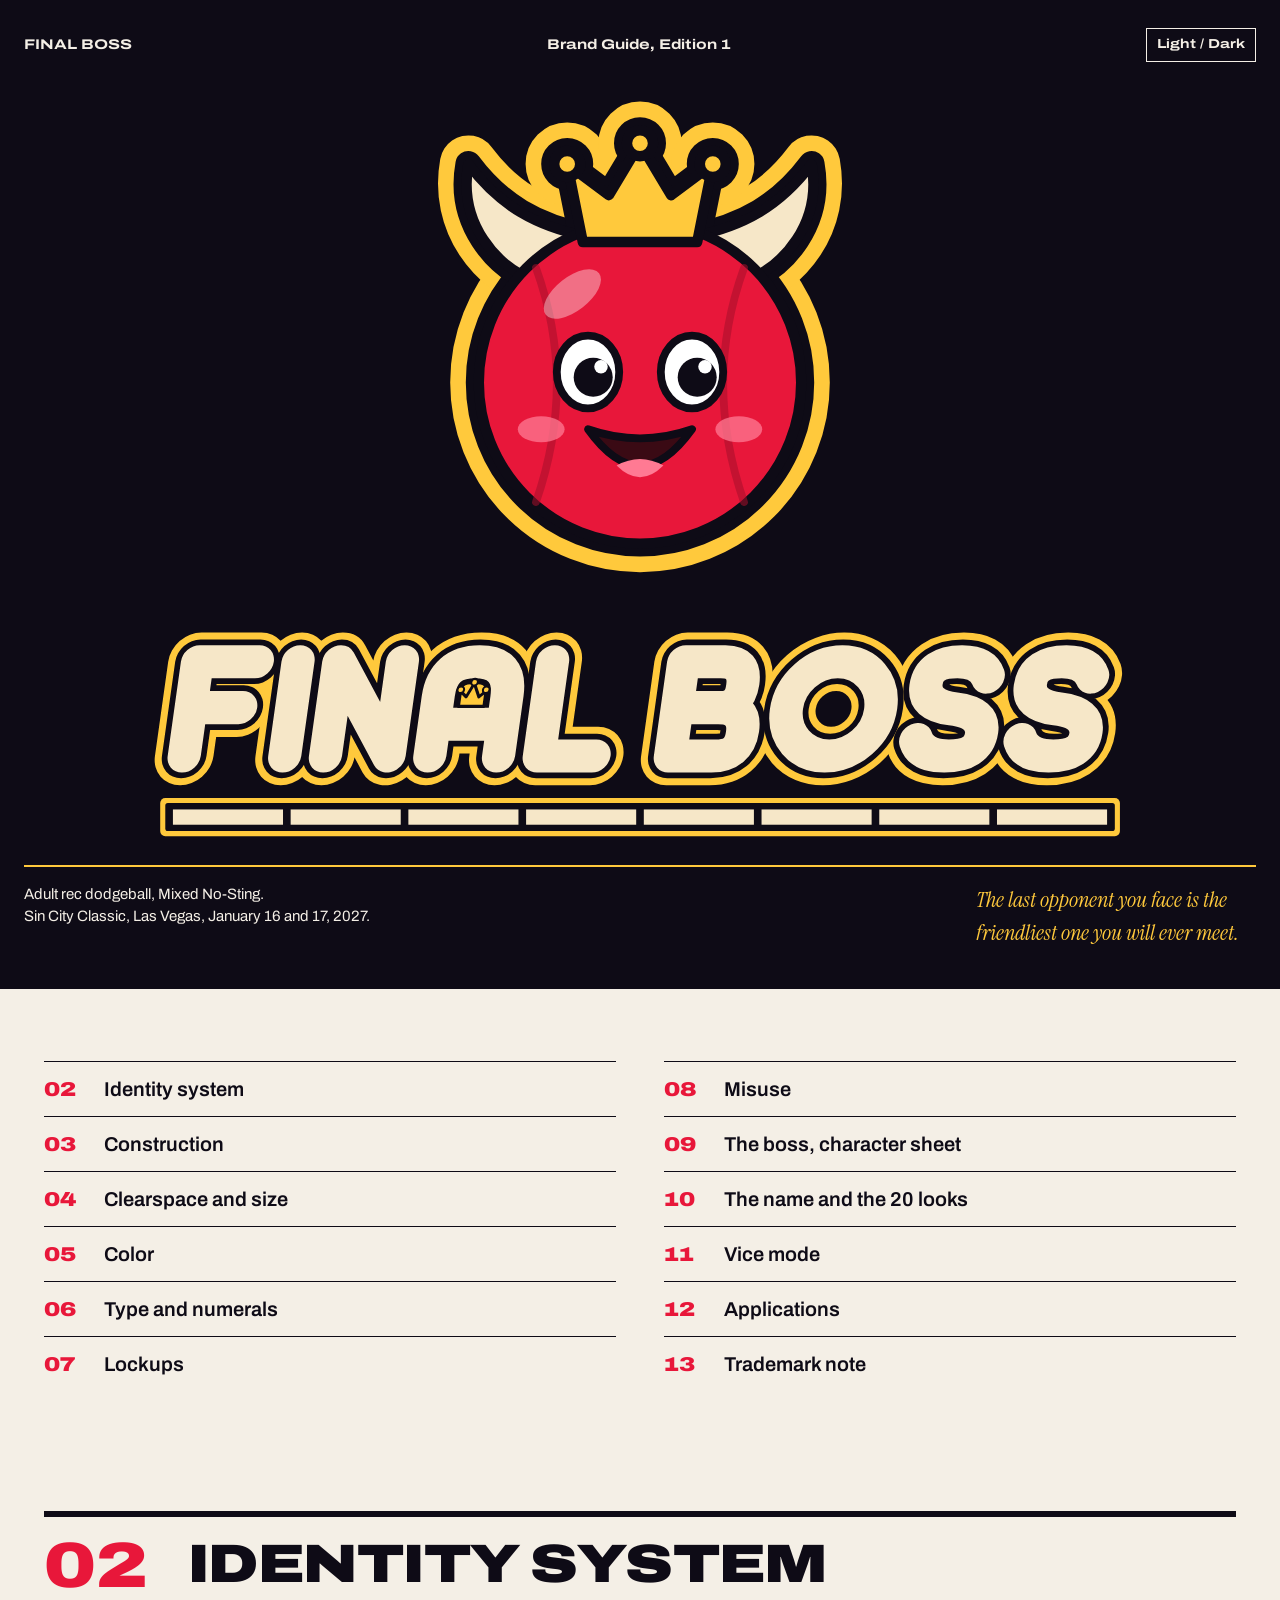
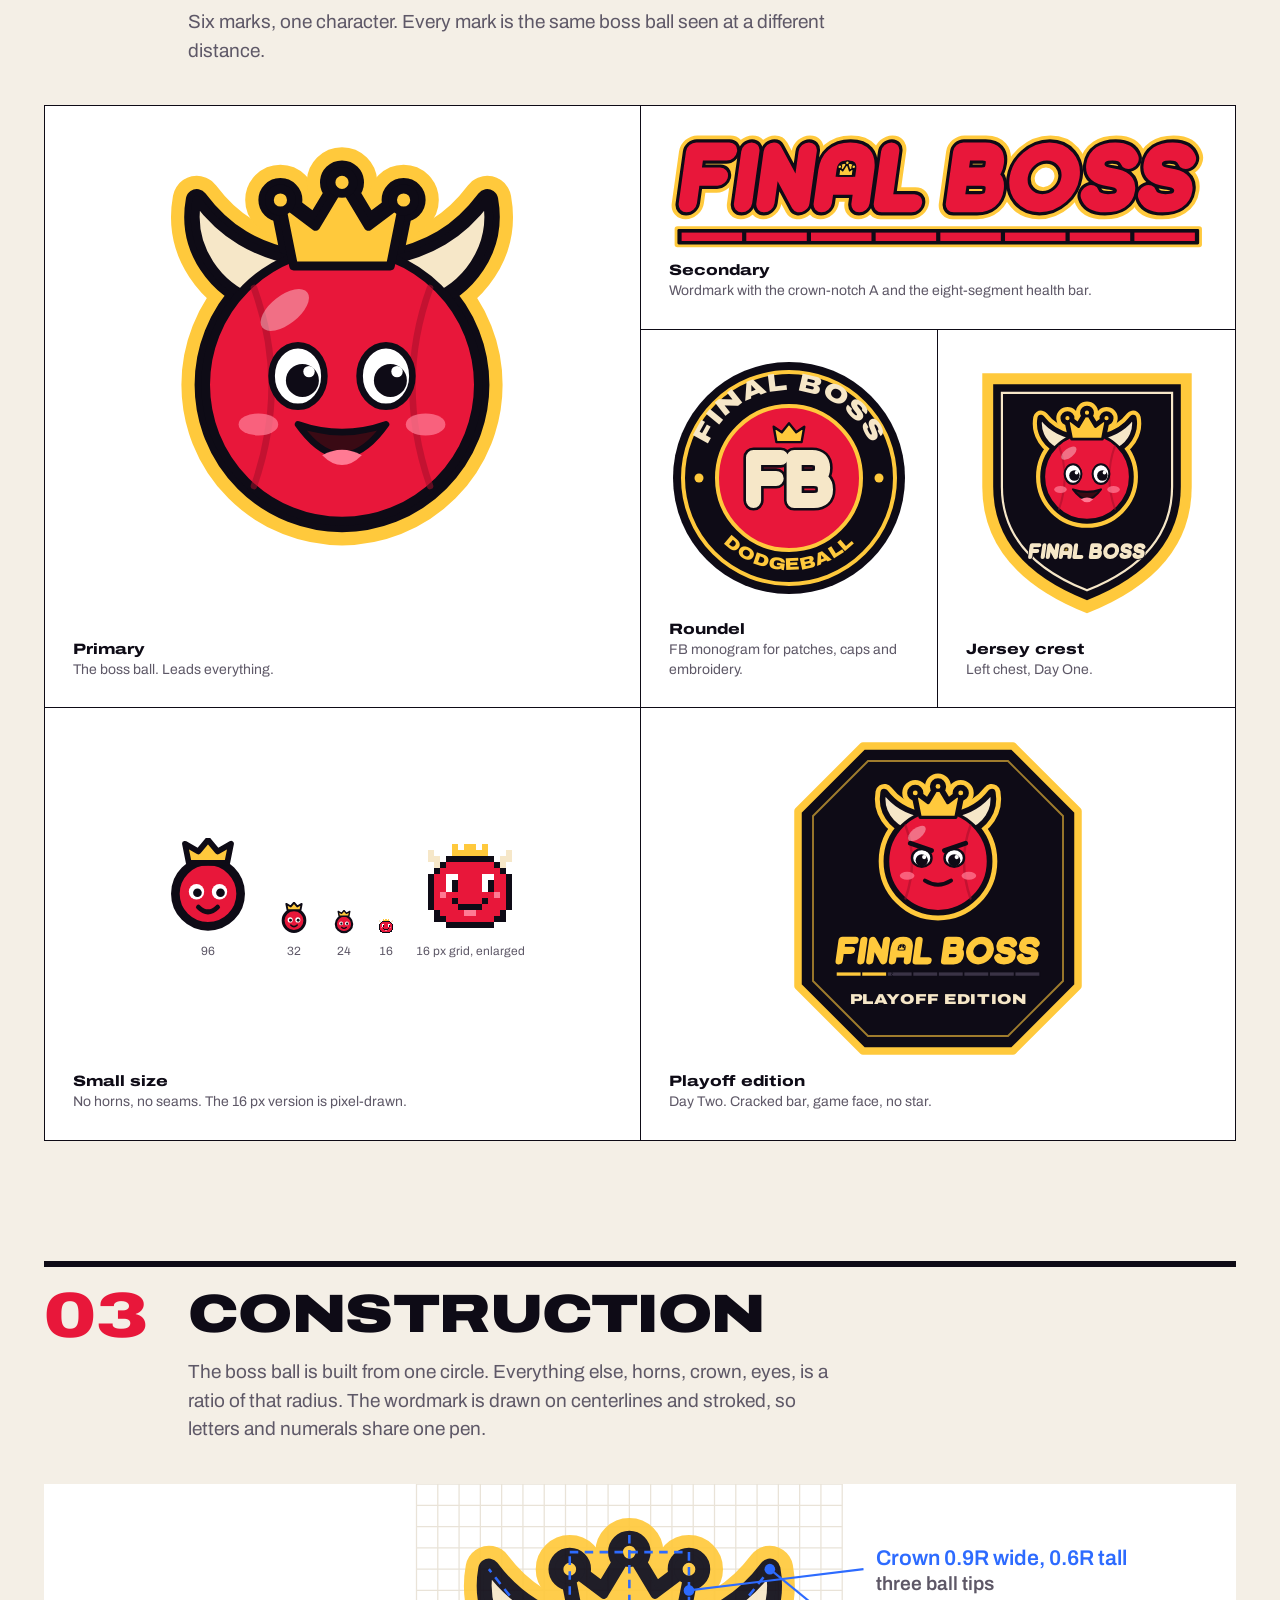
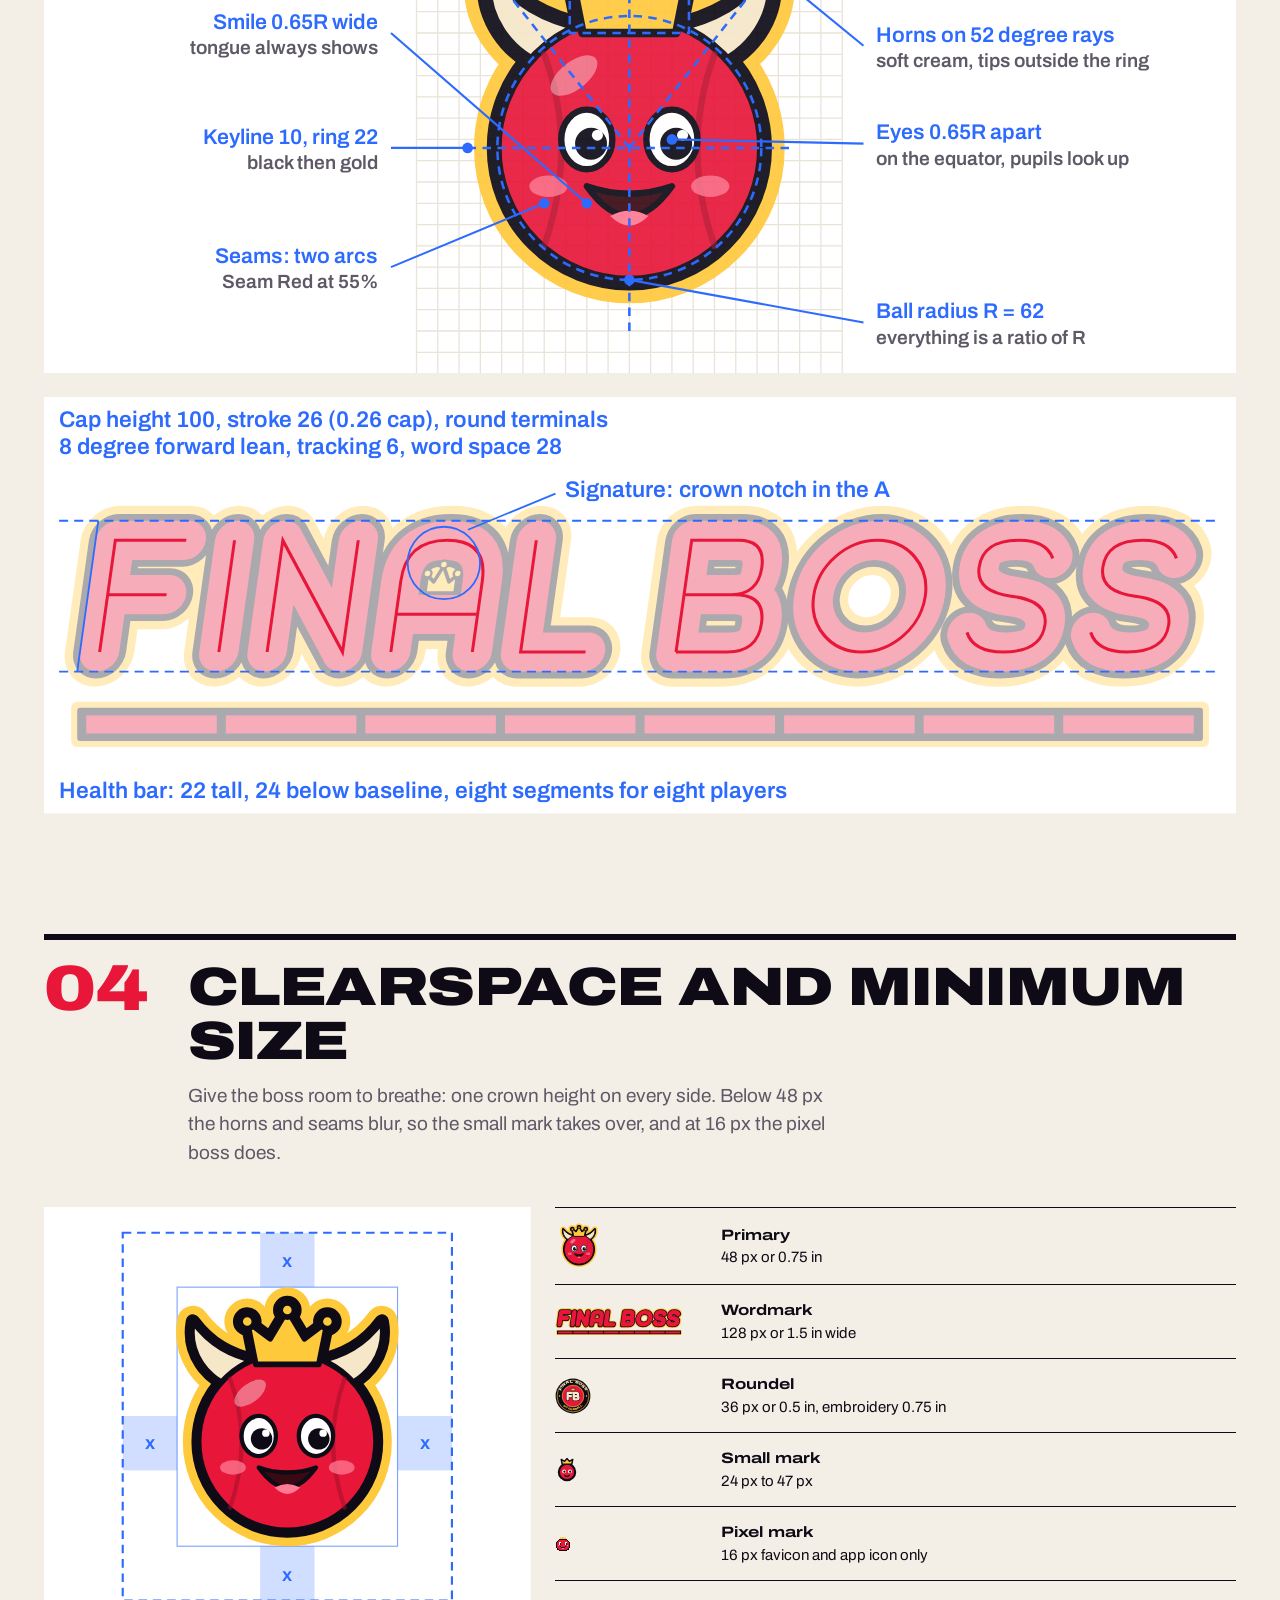
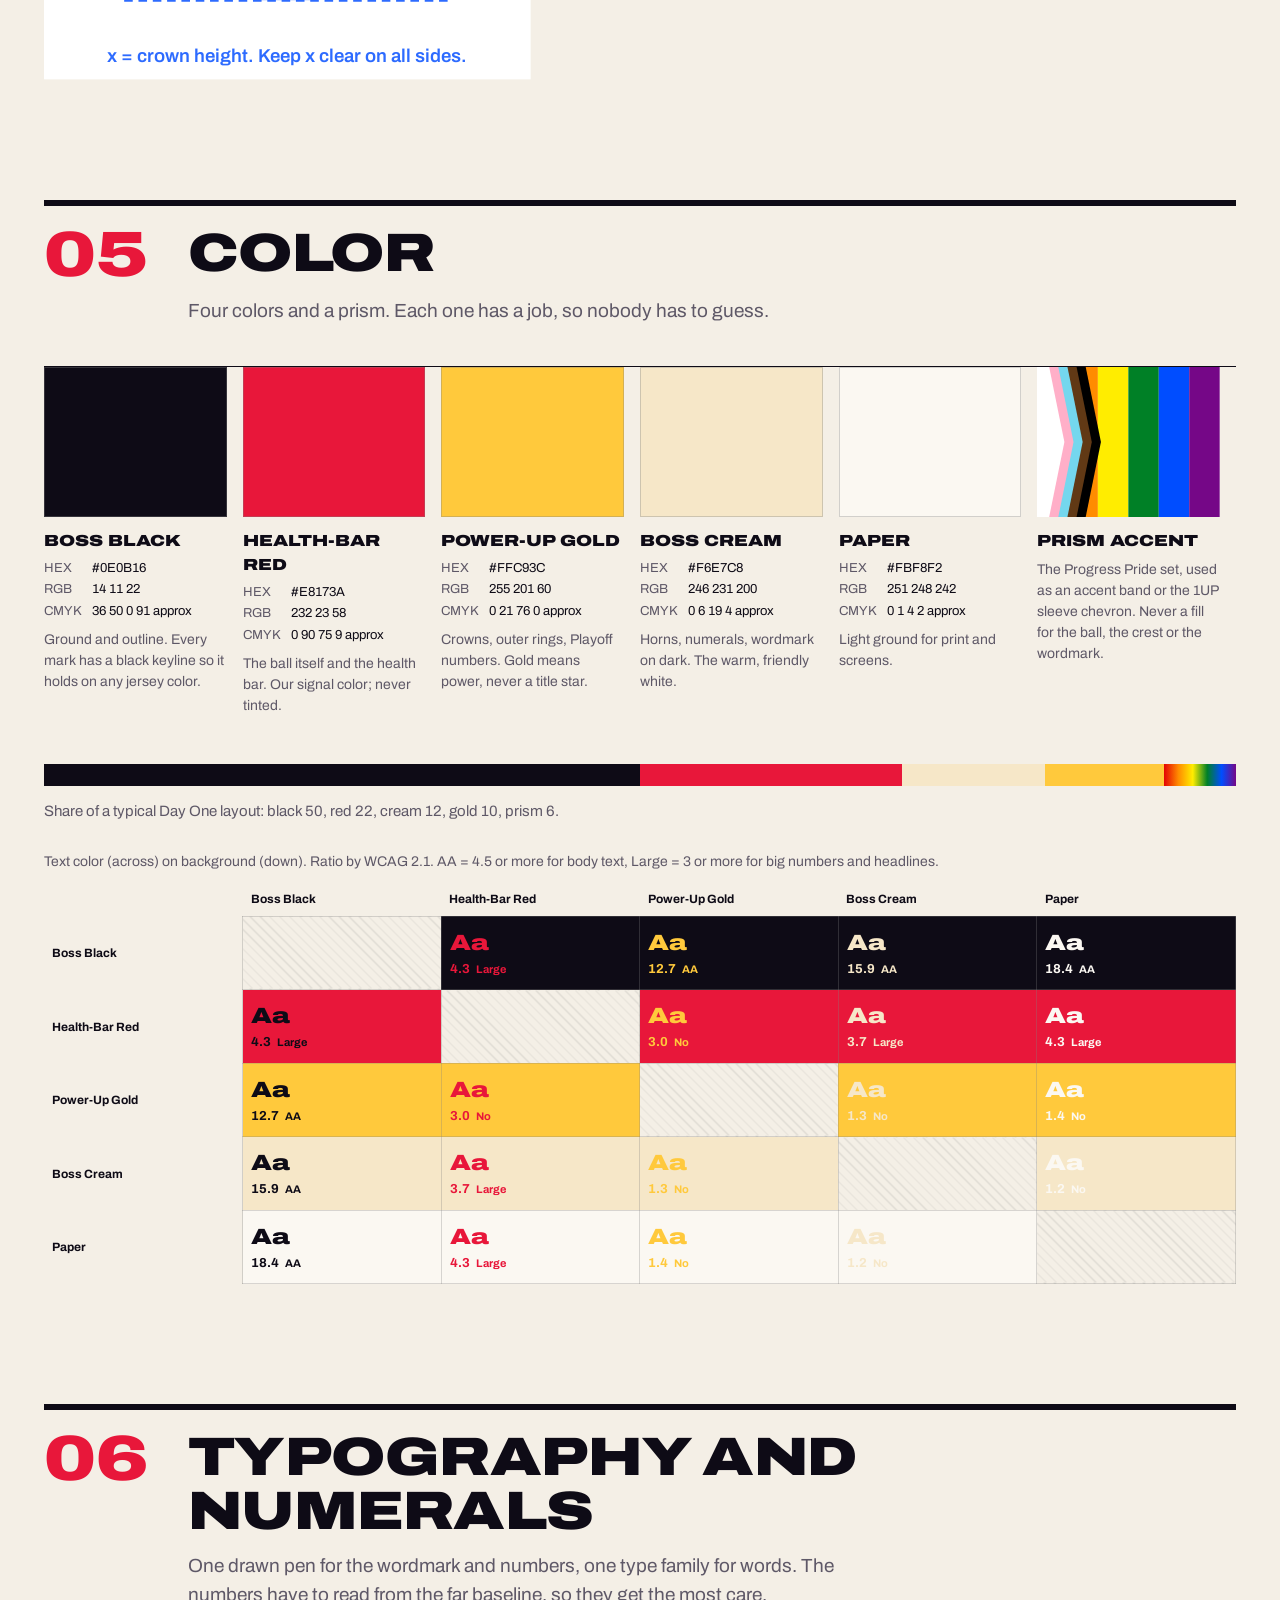
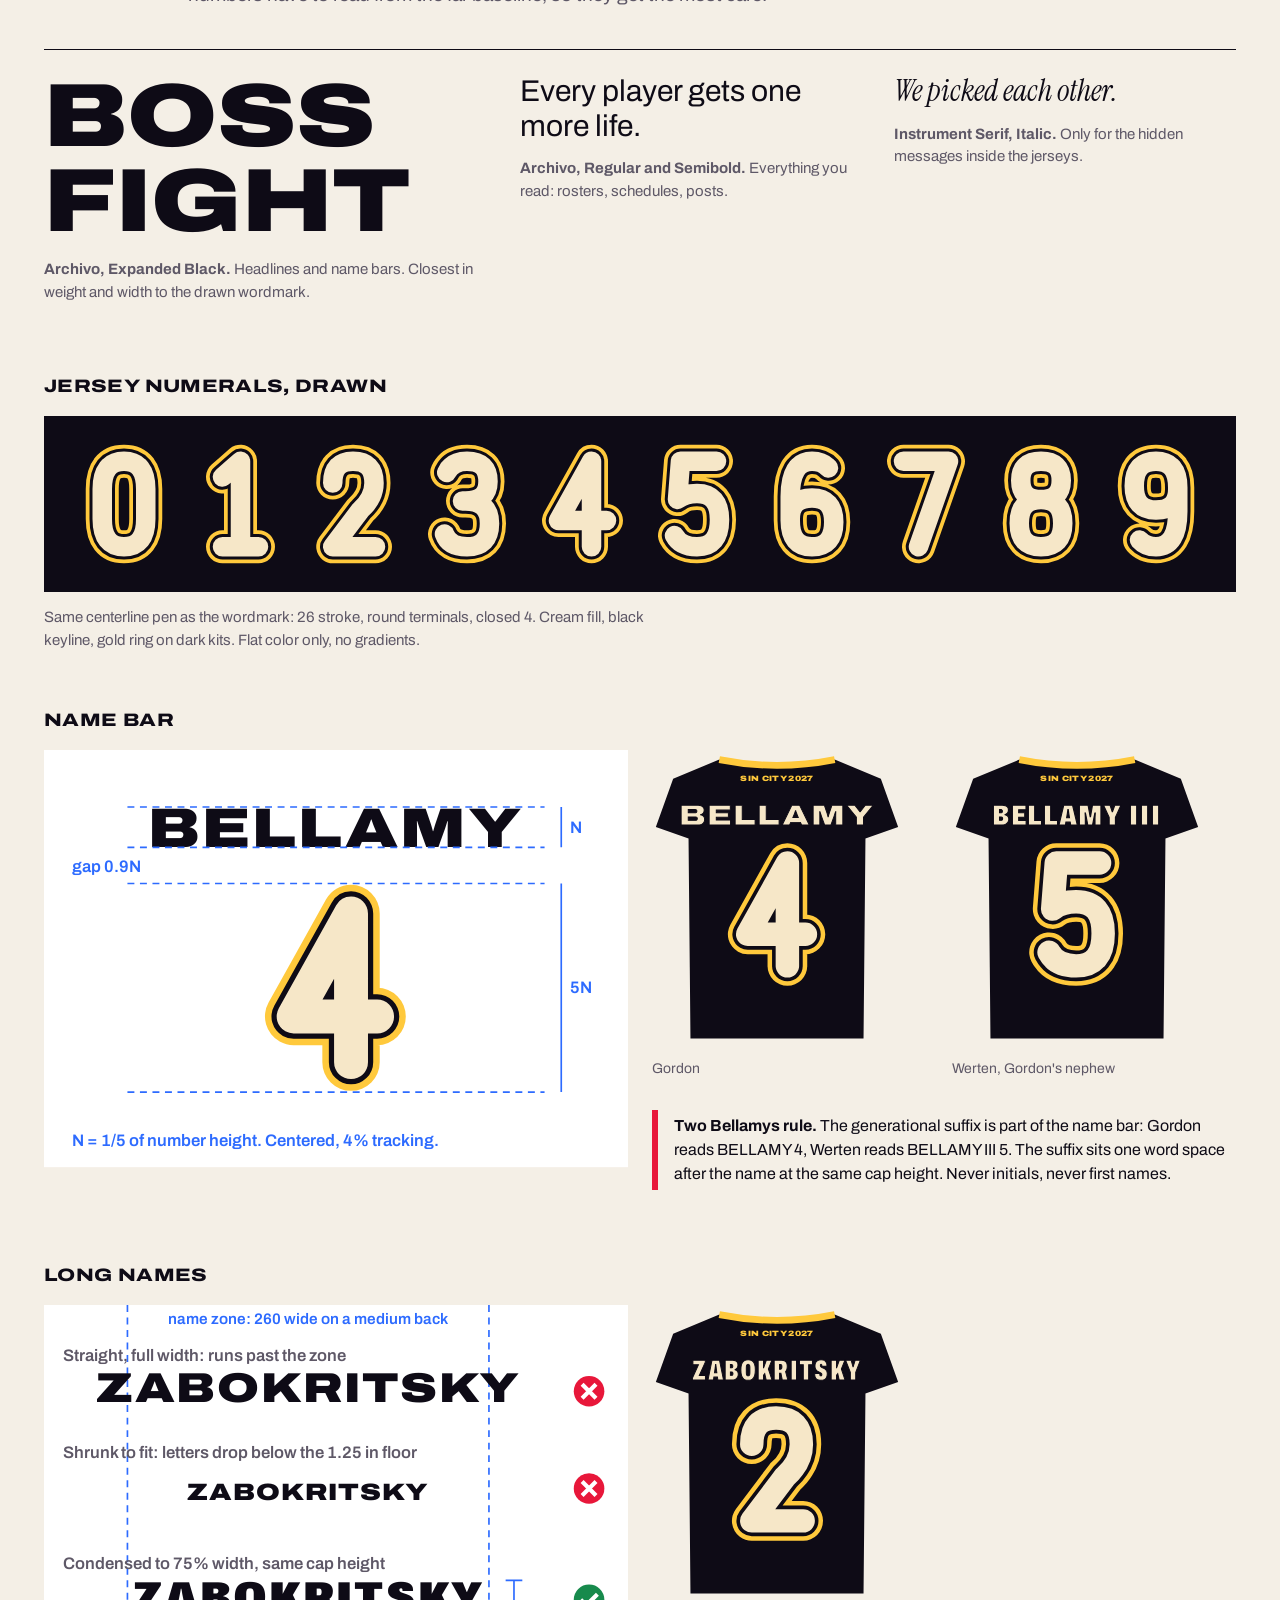
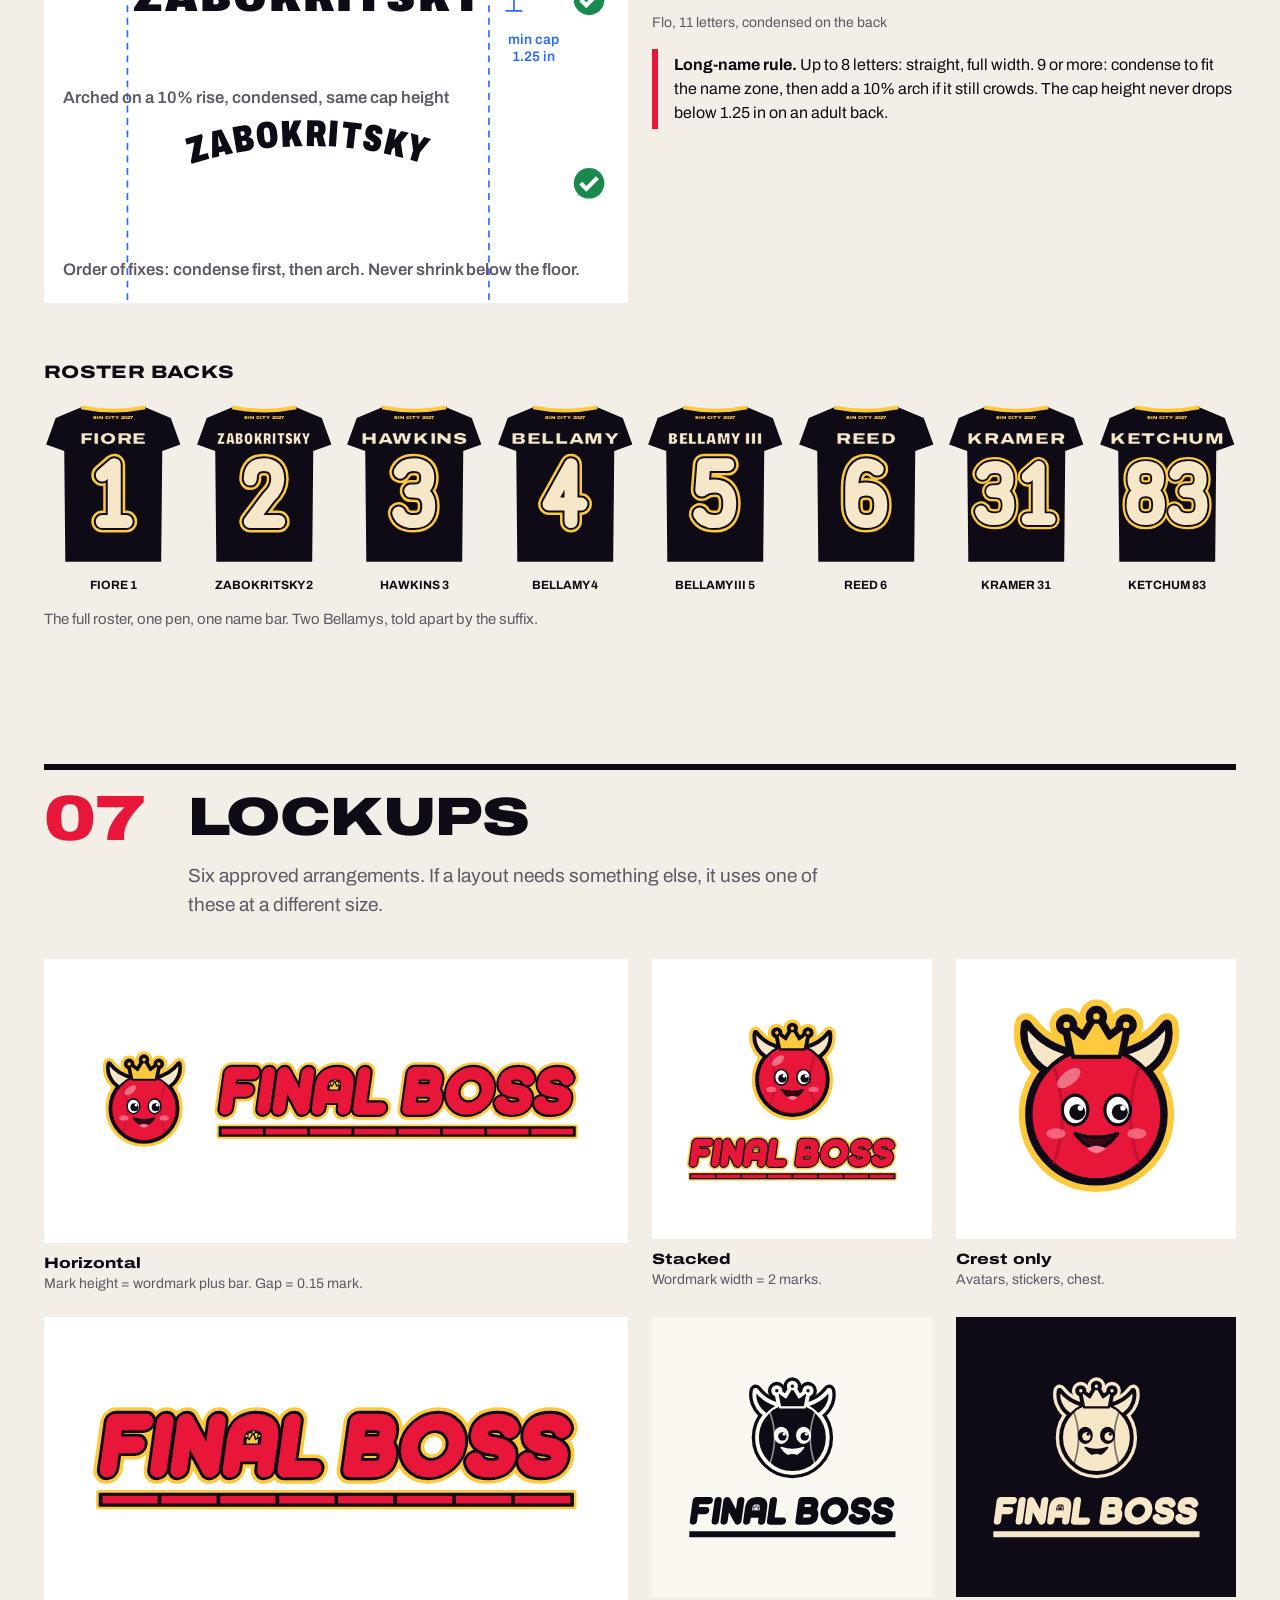
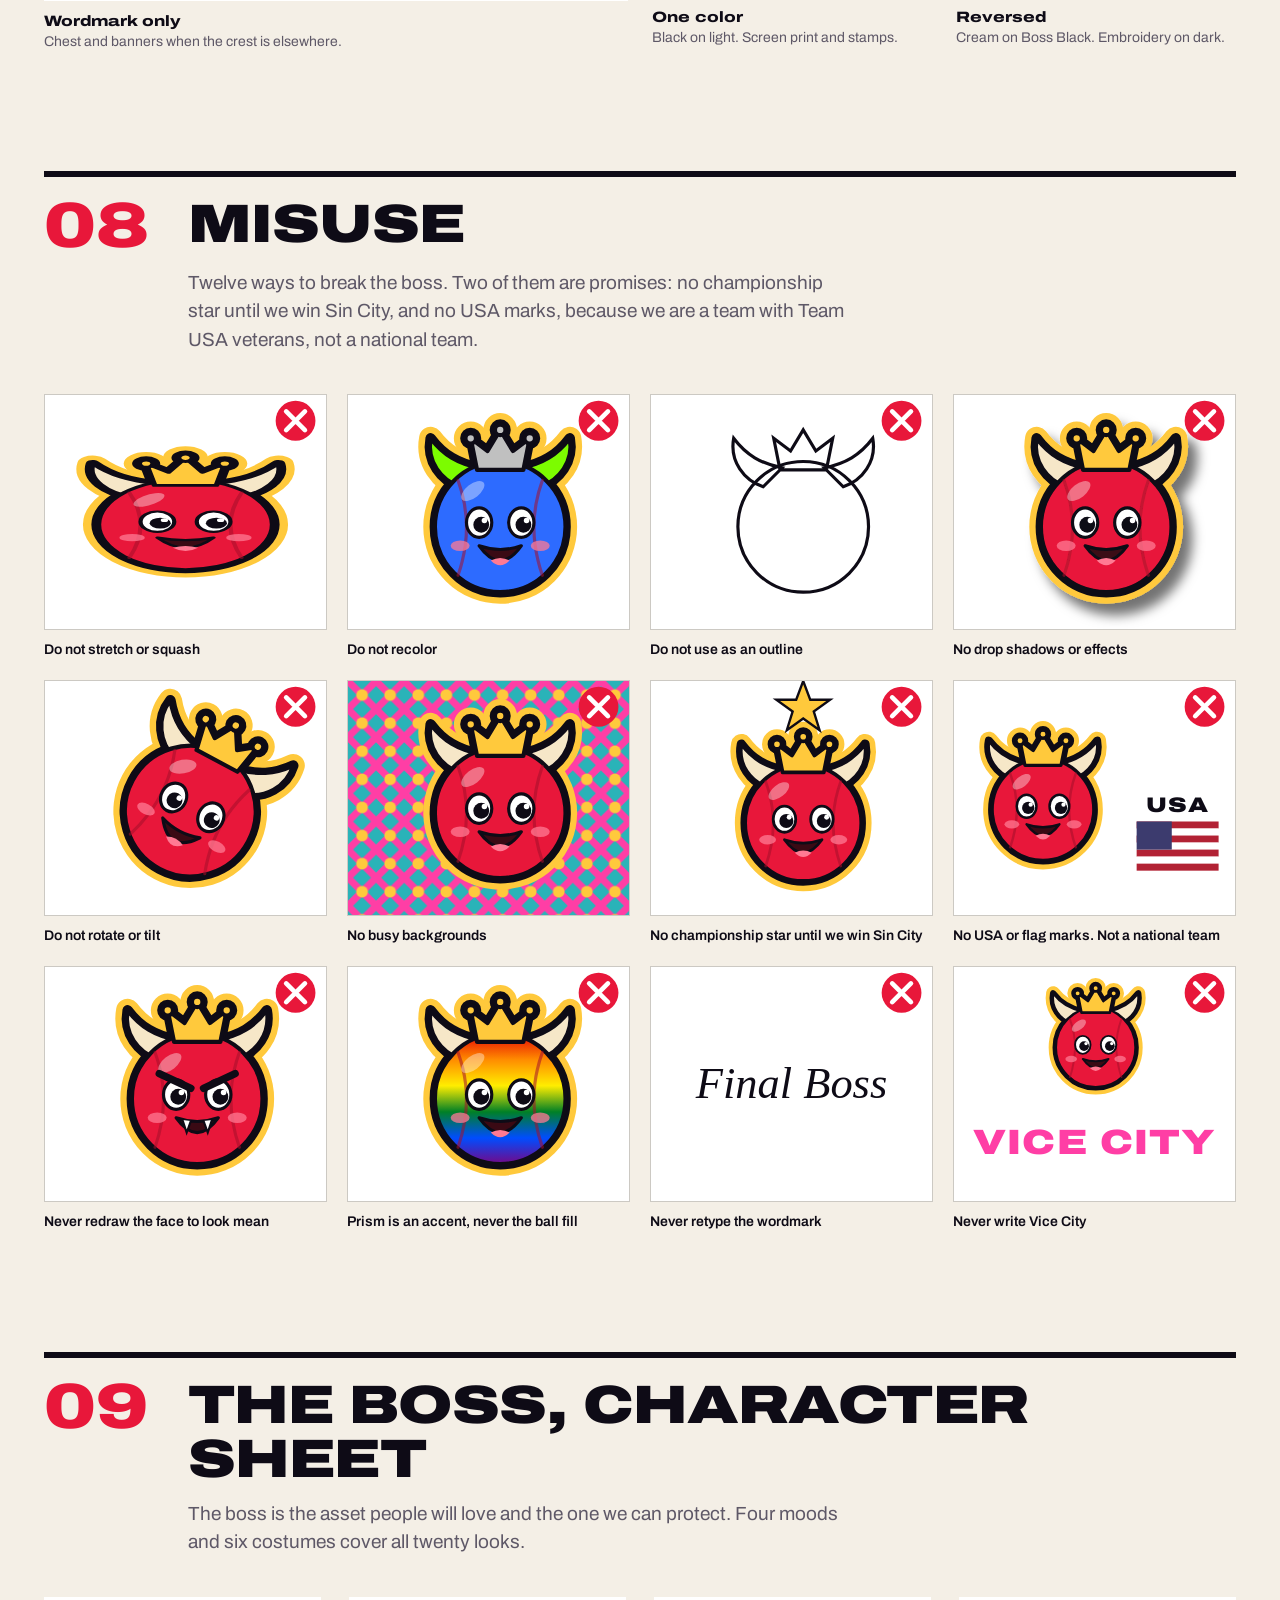
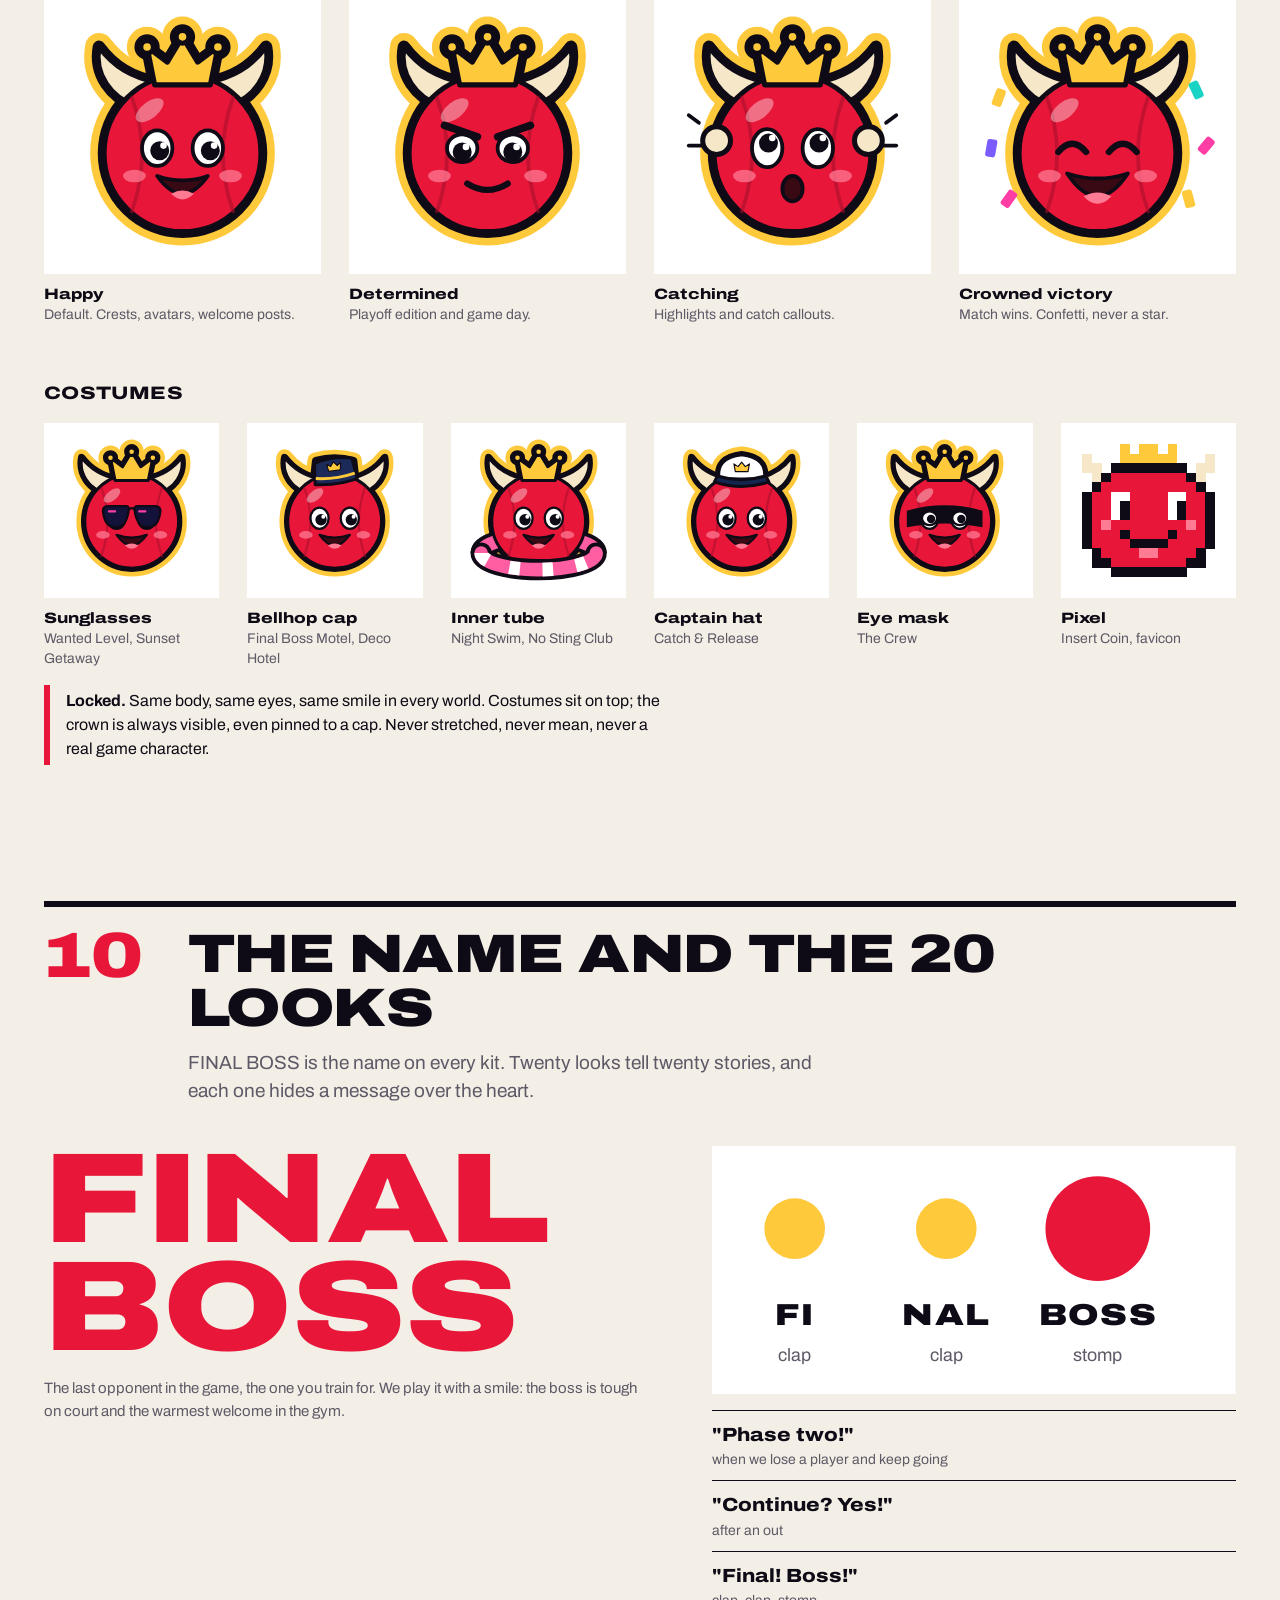
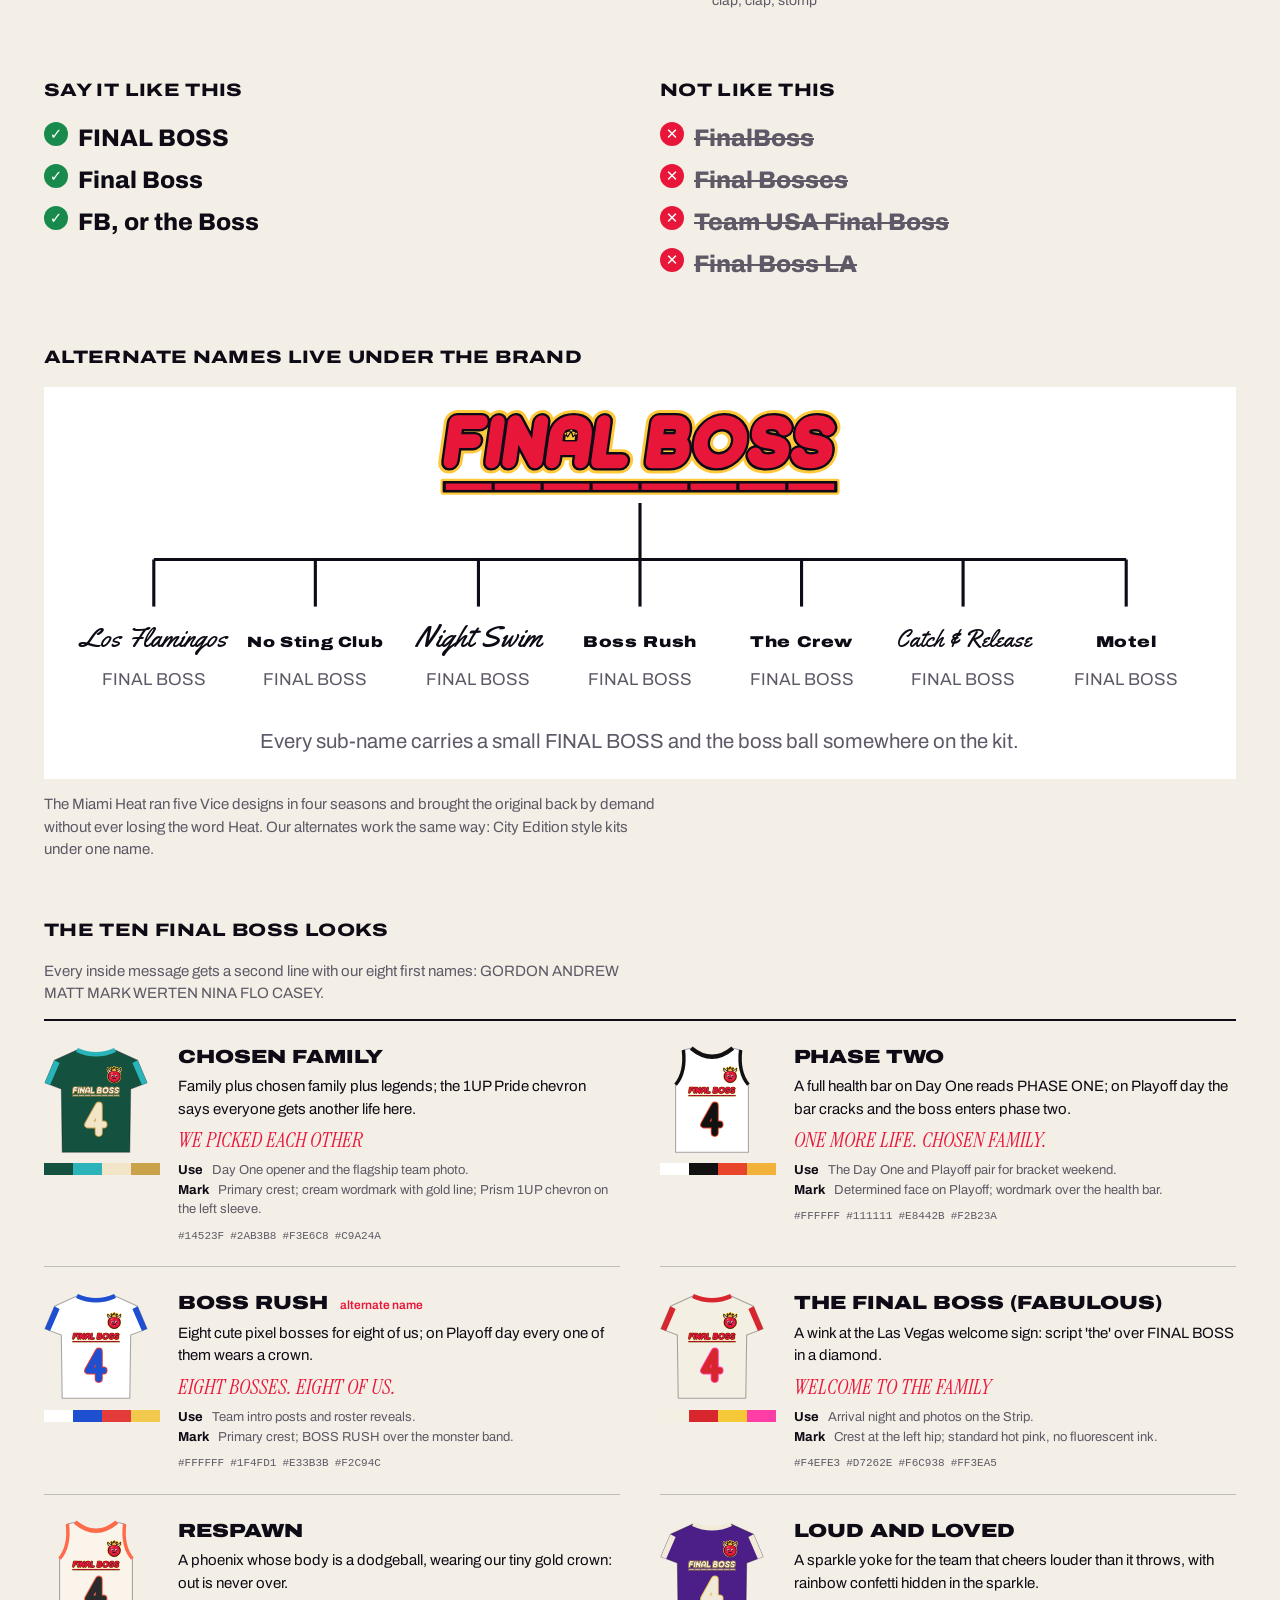
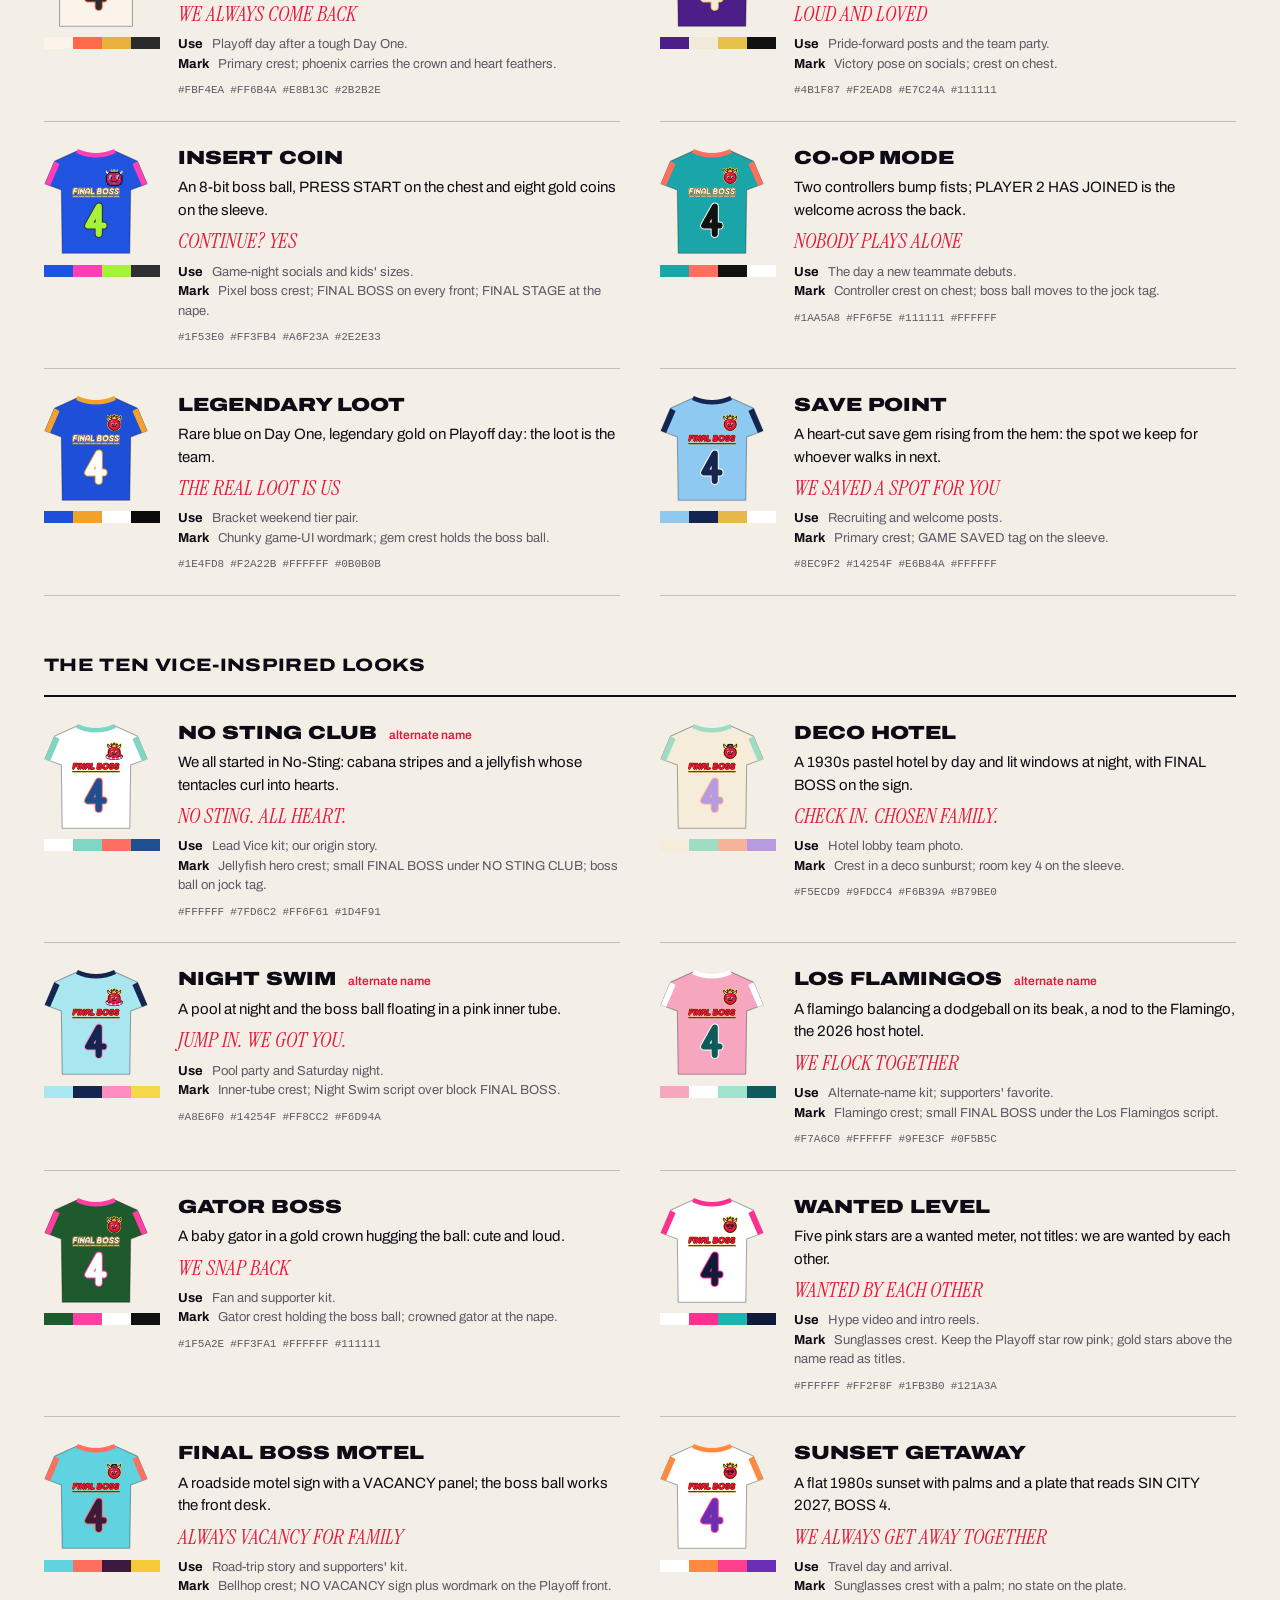
<file: brand-guide.html>
<!doctype html>
<!-- STYLE: Pentagram-style team brand book (Bears and Kings brand-book grid, Archivo Expanded plus a character mascot) | WHY: a brand guide has to read as a professional system with diagrams first, so ruled grids and measured construction beat a decorative fan page | ALT: a Paula Scher-style poster book with giant type collages, rejected because the measured diagrams would get lost --><html lang="en"><head><meta charset="utf-8"><meta name="viewport" content="width=device-width,initial-scale=1">
<title>FINAL BOSS Brand Guide</title><meta name="description" content="Logo, color, type, numerals, lockups, misuse, character sheet and the 20 looks for FINAL BOSS, Sin City Classic 2027.">
<link rel="preconnect" href="https://fonts.googleapis.com"><link rel="preconnect" href="https://fonts.gstatic.com" crossorigin>
<link href="https://fonts.googleapis.com/css2?family=Archivo:ital,wdth,wght@0,62..125,100..900;1,62..125,100..900&family=Instrument+Serif:ital@0;1&family=Yellowtail&display=swap" rel="stylesheet">
<style>
:root{--paper:#F4EFE6;--ink:#0E0B16;--muted:#5E5867;--board:#FFFFFF;--grid:#E9E3D8;--rule:#0E0B16;--accent:#E8173A;--gold:#B8860B}
@media (prefers-color-scheme:dark){:root:not([data-theme="light"]){--paper:#0E0B16;--ink:#F4EFE6;--muted:#A9A2B4;--board:#18141F;--grid:#262030;--rule:#F4EFE6;--gold:#FFC93C}}
:root[data-theme="dark"]{--paper:#0E0B16;--ink:#F4EFE6;--muted:#A9A2B4;--board:#18141F;--grid:#262030;--rule:#F4EFE6;--gold:#FFC93C}
*{box-sizing:border-box}html{-webkit-text-size-adjust:100%}
body{margin:0;background:var(--paper);color:var(--ink);font-family:"Archivo",system-ui,sans-serif;font-size:17px;line-height:1.5;overflow-x:hidden}
svg{display:block;max-width:100%;height:auto}figure{margin:0}img{max-width:100%;height:auto;display:block}
.display,.nb,.ring-type,h2,.sn{font-family:"Archivo",sans-serif;font-stretch:125%;font-weight:900}
.nb,.ring-type{letter-spacing:.04em}.script{font-family:"Yellowtail",cursive;font-weight:400}.serif{font-family:"Instrument Serif",serif;font-style:italic}
.diag{font-family:"Archivo",sans-serif;font-weight:600}
.wrap{max-width:1240px;margin:0 auto;padding:0 24px}
.cover{background:#0E0B16;color:#F4EFE6;min-height:100vh;padding:28px 24px 40px;display:grid;grid-template-rows:auto 1fr auto auto;gap:24px;max-width:none}
.cover-top{display:flex;justify-content:space-between;align-items:center;gap:12px;font-weight:700;font-stretch:125%;font-size:14px}
#theme{font:inherit;font-size:13px;background:transparent;color:inherit;border:1.5px solid currentColor;border-radius:0;padding:6px 10px;cursor:pointer}
.cover-mark{display:grid;place-items:center}.cover-boss{width:min(70vw,520px)}
.cover-wm svg{width:min(92vw,980px);margin:0 auto}
.cover-foot{display:flex;justify-content:space-between;gap:24px;flex-wrap:wrap;border-top:2px solid #FFC93C;padding-top:16px;font-size:15px}
.cover-foot p{margin:0}.cover-tag{font-family:"Instrument Serif",serif;font-style:italic;font-size:22px;color:#FFC93C;max-width:28ch}
.toc{max-width:1240px;margin:0 auto;padding:72px 24px 24px}.toc ol{list-style:none;margin:0;padding:0;columns:2 320px;column-gap:48px}
.toc li{break-inside:avoid;border-top:1px solid var(--rule)}.toc a{display:flex;gap:16px;padding:12px 0;color:inherit;text-decoration:none;font-size:20px;font-weight:600}
.toc a b{font-stretch:125%;font-weight:900;color:var(--accent);min-width:2.2em}.toc a:hover{color:var(--accent)}
.sec{max-width:1240px;margin:0 auto;padding:96px 24px 24px}
.sh{display:grid;grid-template-columns:120px 1fr;column-gap:24px;border-top:6px solid var(--rule);padding-top:20px;margin-bottom:40px}
.sn{font-size:64px;line-height:.9;color:var(--accent)}h2{margin:0;font-size:clamp(30px,4.4vw,54px);line-height:1;text-transform:uppercase;letter-spacing:-.01em}
.lede{grid-column:2;margin:14px 0 0;max-width:60ch;font-size:19px;color:var(--muted)}
.cap{color:var(--muted);font-size:15px;max-width:68ch;margin:14px 0}
.sub{font-stretch:125%;font-weight:800;font-size:18px;text-transform:uppercase;margin:56px 0 16px;letter-spacing:.02em}
figcaption{font-size:14px;color:var(--muted);margin-top:10px;line-height:1.4}figcaption b{display:block;color:var(--ink);font-stretch:125%;font-weight:800;font-size:15px}
.idgrid{display:grid;grid-template-columns:repeat(4,1fr);border-left:1px solid var(--rule);border-top:1px solid var(--rule)}
.idgrid figure{border-right:1px solid var(--rule);border-bottom:1px solid var(--rule);padding:28px;display:flex;flex-direction:column;justify-content:space-between;background:var(--board)}
.idgrid figure svg{width:100%;max-width:240px;margin:0 auto}.idgrid .hero-cell{grid-row:span 2;grid-column:span 2}.idgrid .hero-cell svg{max-width:440px}
.idgrid .wide{grid-column:span 2}.idgrid .wide svg{max-width:100%}
.smallrow{display:flex;align-items:flex-end;gap:22px;justify-content:center;flex-wrap:wrap;margin:auto 0}.smallrow>div{display:flex;flex-direction:column;align-items:center;gap:8px}.smallrow i{font-style:normal;font-size:12px;color:var(--muted);font-variant-numeric:tabular-nums}.idgrid .playcell svg{max-width:300px}
.s96{width:96px!important}.s32{width:32px!important}.s24{width:24px!important}.s16{width:16px!important}.pix{image-rendering:pixelated;shape-rendering:crispEdges}
.two{display:grid;grid-template-columns:1fr 1.4fr;gap:24px;align-items:start}.stack{display:grid;gap:24px}.cons{width:100%}
.minsizes{display:grid;gap:0;border-top:1px solid var(--rule)}.ruler{display:grid;grid-template-columns:150px 1fr;gap:16px;align-items:center;padding:14px 0;border-bottom:1px solid var(--rule)}
.ruler span{display:flex;align-items:center;justify-content:flex-start}.ruler span svg{flex:none}.ruler p{margin:0;font-size:15px}.ruler b{font-stretch:125%;display:block}
.swatches{display:grid;grid-template-columns:repeat(6,1fr);gap:0;border-top:1px solid var(--rule)}
.swatch{padding:0 16px 20px 0}.chip{height:150px;border:1px solid rgba(128,128,128,.35)}.swatch h3{font-stretch:125%;font-weight:900;font-size:16px;margin:12px 0 6px;text-transform:uppercase}
.swatch dl{display:grid;grid-template-columns:auto 1fr;gap:2px 10px;margin:0 0 8px;font-size:13px;font-variant-numeric:tabular-nums}.swatch dt{color:var(--muted)}.swatch dd{margin:0}
.swatch p{font-size:14px;margin:0;color:var(--muted)}.prism{height:150px;width:100%}
.ratio-bar{display:flex;height:22px;margin-top:28px}
.pairs{border-collapse:collapse;width:100%;margin-top:28px;font-size:13px;table-layout:fixed}.pairs caption{caption-side:top;text-align:left;color:var(--muted);font-size:14px;padding-bottom:10px}
.pairs th{font-weight:700;text-align:left;padding:8px;font-size:12px}.pairs td{padding:10px 8px;border:1px solid rgba(128,128,128,.3);vertical-align:top}
.pairs td b{display:block;font-size:22px;font-stretch:125%;font-weight:900}.pairs td span{font-variant-numeric:tabular-nums;font-weight:700}.pairs td i{font-style:normal;margin-left:6px;font-size:11px;font-weight:700}
.pairs td.na{background:repeating-linear-gradient(45deg,transparent 0 6px,rgba(128,128,128,.18) 6px 7px)}
.type-spec{display:grid;grid-template-columns:1.3fr 1fr 1fr;gap:32px;border-top:1px solid var(--rule);padding-top:24px}
.ts-big{font-size:clamp(48px,7vw,96px);line-height:.95;margin:0;text-transform:uppercase}.ts-mid{font-size:30px;line-height:1.15;margin:0}
.numset{display:grid;grid-template-columns:repeat(10,1fr);gap:10px;background:#0E0B16;padding:28px}.numcell svg{height:120px;width:auto;margin:0 auto}
.nb-two{grid-template-columns:1fr 1fr}.bellamys{display:grid;grid-template-columns:1fr 1fr;gap:16px}.bellamys .rule{grid-column:1/-1}
.rule{border-left:6px solid var(--accent);padding:4px 0 4px 16px;max-width:70ch;font-size:16px}
.roster{display:grid;grid-template-columns:repeat(8,1fr);gap:12px}.roster figcaption{text-align:center;font-weight:700;color:var(--ink);font-size:12px}
.locks{display:grid;grid-template-columns:repeat(4,1fr);gap:24px}.locks .span2{grid-column:span 2}.plate{aspect-ratio:1/1;display:grid;place-items:center;padding:12%}.span2 .plate{aspect-ratio:2.06/1;padding:6% 8%}.plate svg{width:100%;max-height:100%}
.misgrid{display:grid;grid-template-columns:repeat(4,1fr);gap:20px}.mis svg{width:100%;border:1px solid rgba(128,128,128,.35)}.mis figcaption{color:var(--ink);font-weight:600}
.poses,.costumes{display:grid;grid-template-columns:repeat(4,1fr);gap:28px}.costumes{grid-template-columns:repeat(6,1fr)}
.poses svg,.costumes svg{width:100%;background:var(--board);padding:12px}
.name-hero{display:grid;grid-template-columns:1.2fr 1fr;gap:40px;align-items:start}
.big-name{font-size:clamp(56px,10vw,150px);line-height:.85;margin:0;color:var(--accent)}
.chants{list-style:none;padding:0;margin:16px 0 0}.chants li{border-top:1px solid var(--rule);padding:10px 0;font-weight:800;font-stretch:115%;font-size:19px}.chants span{display:block;font-weight:400;font-stretch:100%;font-size:14px;color:var(--muted)}
.rules-do{display:grid;grid-template-columns:1fr 1fr;gap:40px}.good,.bad{font-size:24px;font-weight:800;margin:6px 0;padding-left:34px;position:relative}
.good::before,.bad::before{position:absolute;left:0;top:2px;width:24px;height:24px;display:grid;place-items:center;font-size:15px;color:#fff;border-radius:50%}
.good::before{content:"\2713";background:#178A4C}.bad::before{content:"\2715";background:#E8173A}.bad{text-decoration:line-through;text-decoration-thickness:2px;color:var(--muted)}
.looks{display:grid;grid-template-columns:1fr 1fr;column-gap:40px;border-top:2px solid var(--rule)}
.look{display:grid;grid-template-columns:116px 1fr;gap:18px;padding:22px 0;border-bottom:1px solid rgba(128,128,128,.45)}
.look-j{display:flex;flex-direction:column;gap:8px}.strip{display:flex;height:12px}.strip span{flex:1}
.look h4{margin:0 0 4px;font-stretch:125%;font-weight:900;font-size:19px;text-transform:uppercase}.alt{font-style:normal;font-weight:600;font-stretch:100%;font-size:12px;color:var(--accent);text-transform:none;margin-left:6px}
.story{margin:0 0 8px;font-size:15px}.inside{margin:0 0 8px;font-size:21px;line-height:1.2;color:var(--accent)}
.meta{margin:0;font-size:13px;color:var(--muted)}.meta b{color:var(--ink);margin-right:6px}.toks{margin:8px 0 0;display:flex;flex-wrap:wrap;gap:6px}.toks code{font-size:11px;color:var(--muted)}
.vhead,.vrow{display:grid;grid-template-columns:1fr 170px 1fr;gap:20px;align-items:center}
.vhead span{font-stretch:125%;font-weight:900;text-transform:uppercase;font-size:15px;border-bottom:2px solid var(--rule);padding-bottom:8px}
.vrow{border-bottom:1px solid rgba(128,128,128,.4);padding:18px 0}.vlab{margin:0;text-align:center;font-weight:700;font-size:14px}
.vcell{display:grid;place-items:center;background:var(--board);padding:18px;min-height:120px}.vcell.vice{background:#12123A}
.vmark{width:150px}.vwm{width:100%;max-width:360px}.vnum{height:110px;width:auto}.vtex{width:100%}
.vscript{display:grid;place-items:center;gap:0}.vscript .script{white-space:nowrap;font-size:64px;color:#FF3EA5;line-height:1;text-shadow:3px 3px 0 #19D3C5}.vwm-s{width:180px}
.vsw{display:flex;width:100%;height:70px;outline:1px solid rgba(255,255,255,.35)}.vsw span{flex:1}
.guard{margin-top:32px;background:#12123A;color:#F4EFE6;padding:24px 28px;border-left:8px solid #FF3EA5}.guard h3{margin:0 0 8px;font-stretch:125%;font-weight:900;text-transform:uppercase;color:#FF3EA5}
.guard ul{margin:0;padding-left:20px}.guard li{margin:4px 0}
.apps{display:grid;grid-template-columns:repeat(4,1fr);gap:24px}.apps .span2{grid-column:span 2}.apps .tall{grid-row:span 2}.app{width:100%;background:var(--board)}
.photos{display:grid;grid-template-columns:1fr 1fr;gap:24px}.photos img{border:1px solid rgba(128,128,128,.35)}
.tm{display:grid;grid-template-columns:1fr 1.4fr;gap:40px;align-items:start}.tm p{margin:0;max-width:62ch}
.tm-scale{display:grid;grid-template-columns:1fr 1fr 1fr;font-weight:800;font-size:14px;font-stretch:115%}.tm-scale span{padding:40px 10px 10px;color:#fff}
.tm-scale .ok{background:#178A4C}.tm-scale .mid{background:#C98A00}.tm-scale .stop{background:#E8173A}
footer{max-width:1240px;margin:0 auto;padding:80px 24px 60px;color:var(--muted);font-size:14px;border-top:1px solid var(--rule);margin-top:96px}
@media (max-width:1000px){.swatches{grid-template-columns:repeat(3,1fr)}.roster{grid-template-columns:repeat(4,1fr)}.costumes{grid-template-columns:repeat(3,1fr)}.apps{grid-template-columns:repeat(2,1fr)}.misgrid{grid-template-columns:repeat(3,1fr)}.looks{grid-template-columns:1fr}}
@media (max-width:760px){
.scrollx{overflow-x:auto;-webkit-overflow-scrolling:touch}.scrollx .cons{min-width:640px}
.sec{padding-top:64px}.sh{grid-template-columns:1fr}.sn{font-size:44px;margin-bottom:6px}.lede{grid-column:1}
.idgrid{grid-template-columns:1fr 1fr}.idgrid .hero-cell,.idgrid .wide{grid-column:span 2}.idgrid .hero-cell{grid-row:auto}.idgrid figure{padding:18px}
.two,.nb-two,.name-hero,.rules-do,.tm,.type-spec,.photos{grid-template-columns:1fr}.locks{grid-template-columns:1fr 1fr;gap:16px}.locks .span2{grid-column:span 2}
.swatches{grid-template-columns:1fr 1fr}.numset{grid-template-columns:repeat(5,1fr);padding:16px}.numcell svg{height:80px}
.roster{grid-template-columns:repeat(2,1fr)}.misgrid{grid-template-columns:1fr 1fr;gap:12px}.poses{grid-template-columns:1fr 1fr}.costumes{grid-template-columns:repeat(2,1fr)}
.apps{grid-template-columns:1fr}.apps .span2{grid-column:auto}.apps .tall{grid-row:auto}
.vhead,.vrow{grid-template-columns:1fr 1fr;gap:10px}.vlab{grid-column:1/-1;order:-1;text-align:left}.vhead i{display:none}.vmark{width:110px}.vscript .script{font-size:30px}.vwm-s{width:130px}.vnum{height:80px}
.pairs{font-size:11px}.pairs td{padding:6px 3px}.pairs td b{font-size:15px}.pairs th{font-size:10px;padding:4px 2px;word-break:break-word}.pairs td i{display:block;margin:0}
.ruler{grid-template-columns:120px 1fr}.look{grid-template-columns:92px 1fr;gap:14px}.look .jersey{width:92px!important}.tm-scale span{padding:28px 6px 8px;font-size:12px}
}
</style></head><body>
<svg width="0" height="0" style="position:absolute" aria-hidden="true"><defs><symbol id="boss" viewBox="0 0 200 200"><g fill="#FFC93C" stroke="#FFC93C" stroke-width="22" stroke-linejoin="round"><circle cx="100" cy="114" r="62"/><path d="M62,76 C44,70 30,52 34,30 C46,46 60,54 80,58 Z"/><path d="M138,76 C156,70 170,52 166,30 C154,46 140,54 120,58 Z"/><path d="M78,60 L72,30 L88,42 L100,22 L112,42 L128,30 L122,60 Z"/><circle cx="72" cy="30" r="5"/><circle cx="100" cy="22" r="5"/><circle cx="128" cy="30" r="5"/></g><g fill="#0E0B16" stroke="#0E0B16" stroke-width="10" stroke-linejoin="round"><circle cx="100" cy="114" r="62"/><path d="M62,76 C44,70 30,52 34,30 C46,46 60,54 80,58 Z"/><path d="M138,76 C156,70 170,52 166,30 C154,46 140,54 120,58 Z"/><path d="M78,60 L72,30 L88,42 L100,22 L112,42 L128,30 L122,60 Z"/><circle cx="72" cy="30" r="5"/><circle cx="100" cy="22" r="5"/><circle cx="128" cy="30" r="5"/></g><g stroke="#0E0B16" stroke-width="4" stroke-linejoin="round"><g fill="#F6E7C8"><path d="M62,76 C44,70 30,52 34,30 C46,46 60,54 80,58 Z"/><path d="M138,76 C156,70 170,52 166,30 C154,46 140,54 120,58 Z"/></g><circle cx="100" cy="114" r="62" fill="#E8173A"/></g><g fill="none" stroke="#A50F2B" stroke-width="3" stroke-linecap="round" opacity=".55"><path d="M60,70 Q76,114 60,160"/><path d="M140,70 Q124,114 140,160"/></g><ellipse cx="74" cy="80" rx="13" ry="6.5" transform="rotate(-38 74 80)" fill="#FFFFFF" opacity=".38"/><g fill="#FFC93C" stroke="#0E0B16" stroke-width="4" stroke-linejoin="round"><path d="M78,60 L72,30 L88,42 L100,22 L112,42 L128,30 L122,60 Z"/><circle cx="72" cy="30" r="5"/><circle cx="100" cy="22" r="5"/><circle cx="128" cy="30" r="5"/></g><g stroke="#0E0B16" stroke-width="3"><ellipse cx="80" cy="110" rx="12" ry="14" fill="#FFFFFF"/><ellipse cx="120" cy="110" rx="12" ry="14" fill="#FFFFFF"/></g><circle cx="82" cy="112" r="7.5" fill="#0E0B16"/><circle cx="122" cy="112" r="7.5" fill="#0E0B16"/><circle cx="85" cy="108" r="2.6" fill="#FFFFFF"/><circle cx="125" cy="108" r="2.6" fill="#FFFFFF"/><ellipse cx="62" cy="132" rx="9" ry="5" fill="#FF7A93" opacity=".75"/><ellipse cx="138" cy="132" rx="9" ry="5" fill="#FF7A93" opacity=".75"/><path d="M80,132 Q100,160 120,132 Q100,139 80,132 Z" fill="#3A0A14" stroke="#0E0B16" stroke-width="3" stroke-linejoin="round"/><path d="M91,146 Q100,155 109,146 Q100,141 91,146 Z" fill="#FF7A93"/></symbol><symbol id="boss-determined" viewBox="0 0 200 200"><g fill="#FFC93C" stroke="#FFC93C" stroke-width="22" stroke-linejoin="round"><circle cx="100" cy="114" r="62"/><path d="M62,76 C44,70 30,52 34,30 C46,46 60,54 80,58 Z"/><path d="M138,76 C156,70 170,52 166,30 C154,46 140,54 120,58 Z"/><path d="M78,60 L72,30 L88,42 L100,22 L112,42 L128,30 L122,60 Z"/><circle cx="72" cy="30" r="5"/><circle cx="100" cy="22" r="5"/><circle cx="128" cy="30" r="5"/></g><g fill="#0E0B16" stroke="#0E0B16" stroke-width="10" stroke-linejoin="round"><circle cx="100" cy="114" r="62"/><path d="M62,76 C44,70 30,52 34,30 C46,46 60,54 80,58 Z"/><path d="M138,76 C156,70 170,52 166,30 C154,46 140,54 120,58 Z"/><path d="M78,60 L72,30 L88,42 L100,22 L112,42 L128,30 L122,60 Z"/><circle cx="72" cy="30" r="5"/><circle cx="100" cy="22" r="5"/><circle cx="128" cy="30" r="5"/></g><g stroke="#0E0B16" stroke-width="4" stroke-linejoin="round"><g fill="#F6E7C8"><path d="M62,76 C44,70 30,52 34,30 C46,46 60,54 80,58 Z"/><path d="M138,76 C156,70 170,52 166,30 C154,46 140,54 120,58 Z"/></g><circle cx="100" cy="114" r="62" fill="#E8173A"/></g><g fill="none" stroke="#A50F2B" stroke-width="3" stroke-linecap="round" opacity=".55"><path d="M60,70 Q76,114 60,160"/><path d="M140,70 Q124,114 140,160"/></g><ellipse cx="74" cy="80" rx="13" ry="6.5" transform="rotate(-38 74 80)" fill="#FFFFFF" opacity=".38"/><g fill="#FFC93C" stroke="#0E0B16" stroke-width="4" stroke-linejoin="round"><path d="M78,60 L72,30 L88,42 L100,22 L112,42 L128,30 L122,60 Z"/><circle cx="72" cy="30" r="5"/><circle cx="100" cy="22" r="5"/><circle cx="128" cy="30" r="5"/></g><g stroke="#0E0B16" stroke-width="3"><ellipse cx="80" cy="110" rx="12" ry="11" fill="#FFFFFF"/><ellipse cx="120" cy="110" rx="12" ry="11" fill="#FFFFFF"/></g><circle cx="80" cy="113" r="7.5" fill="#0E0B16"/><circle cx="120" cy="113" r="7.5" fill="#0E0B16"/><circle cx="83" cy="109" r="2.6" fill="#FFFFFF"/><circle cx="123" cy="109" r="2.6" fill="#FFFFFF"/><ellipse cx="62" cy="132" rx="9" ry="5" fill="#FF7A93" opacity=".75"/><ellipse cx="138" cy="132" rx="9" ry="5" fill="#FF7A93" opacity=".75"/><g stroke="#0E0B16" stroke-width="6" stroke-linecap="round"><path d="M66,92 L92,101"/><path d="M134,92 L108,101"/></g><path d="M84,138 Q100,148 116,138" fill="none" stroke="#0E0B16" stroke-width="5" stroke-linecap="round"/></symbol><symbol id="boss-catch" viewBox="0 0 200 200"><g fill="#FFC93C" stroke="#FFC93C" stroke-width="22" stroke-linejoin="round"><circle cx="100" cy="114" r="62"/><path d="M62,76 C44,70 30,52 34,30 C46,46 60,54 80,58 Z"/><path d="M138,76 C156,70 170,52 166,30 C154,46 140,54 120,58 Z"/><path d="M78,60 L72,30 L88,42 L100,22 L112,42 L128,30 L122,60 Z"/><circle cx="72" cy="30" r="5"/><circle cx="100" cy="22" r="5"/><circle cx="128" cy="30" r="5"/></g><g fill="#0E0B16" stroke="#0E0B16" stroke-width="10" stroke-linejoin="round"><circle cx="100" cy="114" r="62"/><path d="M62,76 C44,70 30,52 34,30 C46,46 60,54 80,58 Z"/><path d="M138,76 C156,70 170,52 166,30 C154,46 140,54 120,58 Z"/><path d="M78,60 L72,30 L88,42 L100,22 L112,42 L128,30 L122,60 Z"/><circle cx="72" cy="30" r="5"/><circle cx="100" cy="22" r="5"/><circle cx="128" cy="30" r="5"/></g><g stroke="#0E0B16" stroke-width="4" stroke-linejoin="round"><g fill="#F6E7C8"><path d="M62,76 C44,70 30,52 34,30 C46,46 60,54 80,58 Z"/><path d="M138,76 C156,70 170,52 166,30 C154,46 140,54 120,58 Z"/></g><circle cx="100" cy="114" r="62" fill="#E8173A"/></g><g fill="none" stroke="#A50F2B" stroke-width="3" stroke-linecap="round" opacity=".55"><path d="M60,70 Q76,114 60,160"/><path d="M140,70 Q124,114 140,160"/></g><ellipse cx="74" cy="80" rx="13" ry="6.5" transform="rotate(-38 74 80)" fill="#FFFFFF" opacity=".38"/><g fill="#FFC93C" stroke="#0E0B16" stroke-width="4" stroke-linejoin="round"><path d="M78,60 L72,30 L88,42 L100,22 L112,42 L128,30 L122,60 Z"/><circle cx="72" cy="30" r="5"/><circle cx="100" cy="22" r="5"/><circle cx="128" cy="30" r="5"/></g><g stroke="#0E0B16" stroke-width="3"><ellipse cx="80" cy="110" rx="12" ry="15" fill="#FFFFFF"/><ellipse cx="120" cy="110" rx="12" ry="15" fill="#FFFFFF"/></g><circle cx="81" cy="106" r="7.5" fill="#0E0B16"/><circle cx="121" cy="106" r="7.5" fill="#0E0B16"/><circle cx="84" cy="102" r="2.6" fill="#FFFFFF"/><circle cx="124" cy="102" r="2.6" fill="#FFFFFF"/><ellipse cx="62" cy="132" rx="9" ry="5" fill="#FF7A93" opacity=".75"/><ellipse cx="138" cy="132" rx="9" ry="5" fill="#FF7A93" opacity=".75"/><ellipse cx="100" cy="142" rx="8" ry="10" fill="#3A0A14" stroke="#0E0B16" stroke-width="3"/><g stroke="#0E0B16" stroke-width="4" fill="#F6E7C8"><circle cx="40" cy="104" r="11"/><circle cx="160" cy="104" r="11"/></g><g fill="none" stroke="#0E0B16" stroke-width="3" stroke-linecap="round"><path d="M26,90 L18,84"/><path d="M174,90 L182,84"/><path d="M28,108 L18,108"/><path d="M172,108 L182,108"/></g></symbol><symbol id="boss-victory" viewBox="0 0 200 200"><g fill="#FFC93C" stroke="#FFC93C" stroke-width="22" stroke-linejoin="round"><circle cx="100" cy="114" r="62"/><path d="M62,76 C44,70 30,52 34,30 C46,46 60,54 80,58 Z"/><path d="M138,76 C156,70 170,52 166,30 C154,46 140,54 120,58 Z"/><path d="M78,60 L72,30 L88,42 L100,22 L112,42 L128,30 L122,60 Z"/><circle cx="72" cy="30" r="5"/><circle cx="100" cy="22" r="5"/><circle cx="128" cy="30" r="5"/></g><g fill="#0E0B16" stroke="#0E0B16" stroke-width="10" stroke-linejoin="round"><circle cx="100" cy="114" r="62"/><path d="M62,76 C44,70 30,52 34,30 C46,46 60,54 80,58 Z"/><path d="M138,76 C156,70 170,52 166,30 C154,46 140,54 120,58 Z"/><path d="M78,60 L72,30 L88,42 L100,22 L112,42 L128,30 L122,60 Z"/><circle cx="72" cy="30" r="5"/><circle cx="100" cy="22" r="5"/><circle cx="128" cy="30" r="5"/></g><g stroke="#0E0B16" stroke-width="4" stroke-linejoin="round"><g fill="#F6E7C8"><path d="M62,76 C44,70 30,52 34,30 C46,46 60,54 80,58 Z"/><path d="M138,76 C156,70 170,52 166,30 C154,46 140,54 120,58 Z"/></g><circle cx="100" cy="114" r="62" fill="#E8173A"/></g><g fill="none" stroke="#A50F2B" stroke-width="3" stroke-linecap="round" opacity=".55"><path d="M60,70 Q76,114 60,160"/><path d="M140,70 Q124,114 140,160"/></g><ellipse cx="74" cy="80" rx="13" ry="6.5" transform="rotate(-38 74 80)" fill="#FFFFFF" opacity=".38"/><g fill="#FFC93C" stroke="#0E0B16" stroke-width="4" stroke-linejoin="round"><path d="M78,60 L72,30 L88,42 L100,22 L112,42 L128,30 L122,60 Z"/><circle cx="72" cy="30" r="5"/><circle cx="100" cy="22" r="5"/><circle cx="128" cy="30" r="5"/></g><ellipse cx="62" cy="132" rx="9" ry="5" fill="#FF7A93" opacity=".75"/><ellipse cx="138" cy="132" rx="9" ry="5" fill="#FF7A93" opacity=".75"/><g fill="none" stroke="#0E0B16" stroke-width="5" stroke-linecap="round"><path d="M69,113 Q80,100 91,113"/><path d="M109,113 Q120,100 131,113"/></g><path d="M76,130 Q100,166 124,130 Q100,138 76,130 Z" fill="#3A0A14" stroke="#0E0B16" stroke-width="3" stroke-linejoin="round"/><path d="M89,148 Q100,160 111,148 Q100,142 89,148 Z" fill="#FF7A93"/><rect x="18" y="63" width="8" height="14" rx="2" fill="#FFC93C" transform="rotate(20 22 70)"/><rect x="174" y="57" width="8" height="14" rx="2" fill="#19D3C5" transform="rotate(-25 178 64)"/><rect x="26" y="143" width="8" height="14" rx="2" fill="#FF3EA5" transform="rotate(35 30 150)"/><rect x="168" y="143" width="8" height="14" rx="2" fill="#FFC93C" transform="rotate(-15 172 150)"/><rect x="12" y="103" width="8" height="14" rx="2" fill="#7A5CFF" transform="rotate(10 16 110)"/><rect x="182" y="101" width="8" height="14" rx="2" fill="#FF3EA5" transform="rotate(40 186 108)"/></symbol><symbol id="boss-shades" viewBox="0 0 200 200"><g fill="#FFC93C" stroke="#FFC93C" stroke-width="22" stroke-linejoin="round"><circle cx="100" cy="114" r="62"/><path d="M62,76 C44,70 30,52 34,30 C46,46 60,54 80,58 Z"/><path d="M138,76 C156,70 170,52 166,30 C154,46 140,54 120,58 Z"/><path d="M78,60 L72,30 L88,42 L100,22 L112,42 L128,30 L122,60 Z"/><circle cx="72" cy="30" r="5"/><circle cx="100" cy="22" r="5"/><circle cx="128" cy="30" r="5"/></g><g fill="#0E0B16" stroke="#0E0B16" stroke-width="10" stroke-linejoin="round"><circle cx="100" cy="114" r="62"/><path d="M62,76 C44,70 30,52 34,30 C46,46 60,54 80,58 Z"/><path d="M138,76 C156,70 170,52 166,30 C154,46 140,54 120,58 Z"/><path d="M78,60 L72,30 L88,42 L100,22 L112,42 L128,30 L122,60 Z"/><circle cx="72" cy="30" r="5"/><circle cx="100" cy="22" r="5"/><circle cx="128" cy="30" r="5"/></g><g stroke="#0E0B16" stroke-width="4" stroke-linejoin="round"><g fill="#F6E7C8"><path d="M62,76 C44,70 30,52 34,30 C46,46 60,54 80,58 Z"/><path d="M138,76 C156,70 170,52 166,30 C154,46 140,54 120,58 Z"/></g><circle cx="100" cy="114" r="62" fill="#E8173A"/></g><g fill="none" stroke="#A50F2B" stroke-width="3" stroke-linecap="round" opacity=".55"><path d="M60,70 Q76,114 60,160"/><path d="M140,70 Q124,114 140,160"/></g><ellipse cx="74" cy="80" rx="13" ry="6.5" transform="rotate(-38 74 80)" fill="#FFFFFF" opacity=".38"/><g fill="#FFC93C" stroke="#0E0B16" stroke-width="4" stroke-linejoin="round"><path d="M78,60 L72,30 L88,42 L100,22 L112,42 L128,30 L122,60 Z"/><circle cx="72" cy="30" r="5"/><circle cx="100" cy="22" r="5"/><circle cx="128" cy="30" r="5"/></g><g stroke="#0E0B16" stroke-width="3"><ellipse cx="80" cy="110" rx="12" ry="14" fill="#FFFFFF"/><ellipse cx="120" cy="110" rx="12" ry="14" fill="#FFFFFF"/></g><circle cx="82" cy="112" r="7.5" fill="#0E0B16"/><circle cx="122" cy="112" r="7.5" fill="#0E0B16"/><circle cx="85" cy="108" r="2.6" fill="#FFFFFF"/><circle cx="125" cy="108" r="2.6" fill="#FFFFFF"/><ellipse cx="62" cy="132" rx="9" ry="5" fill="#FF7A93" opacity=".75"/><ellipse cx="138" cy="132" rx="9" ry="5" fill="#FF7A93" opacity=".75"/><path d="M80,132 Q100,160 120,132 Q100,139 80,132 Z" fill="#3A0A14" stroke="#0E0B16" stroke-width="3" stroke-linejoin="round"/><path d="M91,146 Q100,155 109,146 Q100,141 91,146 Z" fill="#FF7A93"/><g fill="#12123A" stroke="#0E0B16" stroke-width="3" stroke-linejoin="round"><path d="M62,100 Q62,94 70,94 H93 Q97,94 96,100 Q93,122 79,122 Q64,122 62,100 Z"/><path d="M138,100 Q138,94 130,94 H107 Q103,94 104,100 Q107,122 121,122 Q136,122 138,100 Z"/></g><path d="M96,99 Q100,94 104,99" fill="none" stroke="#0E0B16" stroke-width="3"/><g stroke="#FF3EA5" stroke-width="3" stroke-linecap="round"><path d="M70,101 L78,101"/><path d="M110,101 L118,101"/></g></symbol><symbol id="boss-bellhop" viewBox="0 0 200 200"><g fill="#FFC93C" stroke="#FFC93C" stroke-width="22" stroke-linejoin="round"><circle cx="100" cy="114" r="62"/><path d="M62,76 C44,70 30,52 34,30 C46,46 60,54 80,58 Z"/><path d="M138,76 C156,70 170,52 166,30 C154,46 140,54 120,58 Z"/><path d="M72,62 L75,34 Q100,27 125,34 L128,62 Q100,67 72,62 Z"/></g><g fill="#0E0B16" stroke="#0E0B16" stroke-width="10" stroke-linejoin="round"><circle cx="100" cy="114" r="62"/><path d="M62,76 C44,70 30,52 34,30 C46,46 60,54 80,58 Z"/><path d="M138,76 C156,70 170,52 166,30 C154,46 140,54 120,58 Z"/><path d="M72,62 L75,34 Q100,27 125,34 L128,62 Q100,67 72,62 Z"/></g><g stroke="#0E0B16" stroke-width="4" stroke-linejoin="round"><g fill="#F6E7C8"><path d="M62,76 C44,70 30,52 34,30 C46,46 60,54 80,58 Z"/><path d="M138,76 C156,70 170,52 166,30 C154,46 140,54 120,58 Z"/></g><circle cx="100" cy="114" r="62" fill="#E8173A"/></g><g fill="none" stroke="#A50F2B" stroke-width="3" stroke-linecap="round" opacity=".55"><path d="M60,70 Q76,114 60,160"/><path d="M140,70 Q124,114 140,160"/></g><ellipse cx="74" cy="80" rx="13" ry="6.5" transform="rotate(-38 74 80)" fill="#FFFFFF" opacity=".38"/><g transform="rotate(-8 100 48)"><path d="M72,62 L75,34 Q100,27 125,34 L128,62 Q100,67 72,62 Z" fill="#1C2A5A" stroke="#0E0B16" stroke-width="4" stroke-linejoin="round"/><path d="M74,54 Q100,59 126,54" fill="none" stroke="#FFC93C" stroke-width="4"/><path d="M92.3,47.0 L90.7,37.6 L95.6,40.9 L100.0,35.4 L104.4,40.9 L109.3,37.6 L107.7,47.0 Z" fill="#FFC93C" stroke="#0E0B16" stroke-width="1.5" stroke-linejoin="round"/></g><g stroke="#0E0B16" stroke-width="3"><ellipse cx="80" cy="110" rx="12" ry="14" fill="#FFFFFF"/><ellipse cx="120" cy="110" rx="12" ry="14" fill="#FFFFFF"/></g><circle cx="82" cy="112" r="7.5" fill="#0E0B16"/><circle cx="122" cy="112" r="7.5" fill="#0E0B16"/><circle cx="85" cy="108" r="2.6" fill="#FFFFFF"/><circle cx="125" cy="108" r="2.6" fill="#FFFFFF"/><ellipse cx="62" cy="132" rx="9" ry="5" fill="#FF7A93" opacity=".75"/><ellipse cx="138" cy="132" rx="9" ry="5" fill="#FF7A93" opacity=".75"/><path d="M80,132 Q100,160 120,132 Q100,139 80,132 Z" fill="#3A0A14" stroke="#0E0B16" stroke-width="3" stroke-linejoin="round"/><path d="M91,146 Q100,155 109,146 Q100,141 91,146 Z" fill="#FF7A93"/></symbol><symbol id="boss-tube" viewBox="0 0 200 200"><g fill="#FFC93C" stroke="#FFC93C" stroke-width="22" stroke-linejoin="round"><circle cx="100" cy="114" r="62"/><path d="M62,76 C44,70 30,52 34,30 C46,46 60,54 80,58 Z"/><path d="M138,76 C156,70 170,52 166,30 C154,46 140,54 120,58 Z"/><path d="M78,60 L72,30 L88,42 L100,22 L112,42 L128,30 L122,60 Z"/><circle cx="72" cy="30" r="5"/><circle cx="100" cy="22" r="5"/><circle cx="128" cy="30" r="5"/></g><g fill="#0E0B16" stroke="#0E0B16" stroke-width="10" stroke-linejoin="round"><circle cx="100" cy="114" r="62"/><path d="M62,76 C44,70 30,52 34,30 C46,46 60,54 80,58 Z"/><path d="M138,76 C156,70 170,52 166,30 C154,46 140,54 120,58 Z"/><path d="M78,60 L72,30 L88,42 L100,22 L112,42 L128,30 L122,60 Z"/><circle cx="72" cy="30" r="5"/><circle cx="100" cy="22" r="5"/><circle cx="128" cy="30" r="5"/></g><path d="M24,156 A76,22 0 0 1 176,156" fill="none" stroke="#0E0B16" stroke-width="28"/><path d="M24,156 A76,22 0 0 1 176,156" fill="none" stroke="#FF5FA2" stroke-width="18"/><g stroke="#0E0B16" stroke-width="4" stroke-linejoin="round"><g fill="#F6E7C8"><path d="M62,76 C44,70 30,52 34,30 C46,46 60,54 80,58 Z"/><path d="M138,76 C156,70 170,52 166,30 C154,46 140,54 120,58 Z"/></g><circle cx="100" cy="114" r="62" fill="#E8173A"/></g><g fill="none" stroke="#A50F2B" stroke-width="3" stroke-linecap="round" opacity=".55"><path d="M60,70 Q76,114 60,160"/><path d="M140,70 Q124,114 140,160"/></g><ellipse cx="74" cy="80" rx="13" ry="6.5" transform="rotate(-38 74 80)" fill="#FFFFFF" opacity=".38"/><g fill="#FFC93C" stroke="#0E0B16" stroke-width="4" stroke-linejoin="round"><path d="M78,60 L72,30 L88,42 L100,22 L112,42 L128,30 L122,60 Z"/><circle cx="72" cy="30" r="5"/><circle cx="100" cy="22" r="5"/><circle cx="128" cy="30" r="5"/></g><g stroke="#0E0B16" stroke-width="3"><ellipse cx="80" cy="110" rx="12" ry="14" fill="#FFFFFF"/><ellipse cx="120" cy="110" rx="12" ry="14" fill="#FFFFFF"/></g><circle cx="82" cy="112" r="7.5" fill="#0E0B16"/><circle cx="122" cy="112" r="7.5" fill="#0E0B16"/><circle cx="85" cy="108" r="2.6" fill="#FFFFFF"/><circle cx="125" cy="108" r="2.6" fill="#FFFFFF"/><ellipse cx="62" cy="132" rx="9" ry="5" fill="#FF7A93" opacity=".75"/><ellipse cx="138" cy="132" rx="9" ry="5" fill="#FF7A93" opacity=".75"/><path d="M80,132 Q100,160 120,132 Q100,139 80,132 Z" fill="#3A0A14" stroke="#0E0B16" stroke-width="3" stroke-linejoin="round"/><path d="M91,146 Q100,155 109,146 Q100,141 91,146 Z" fill="#FF7A93"/><path d="M24,156 A76,22 0 0 0 176,156" fill="none" stroke="#0E0B16" stroke-width="28" stroke-linecap="round"/><path d="M24,156 A76,22 0 0 0 176,156" fill="none" stroke="#FF5FA2" stroke-width="18" stroke-linecap="round"/><path d="M24,156 A76,22 0 0 0 176,156" fill="none" stroke="#FFFFFF" stroke-width="18" stroke-dasharray="14 30"/></symbol><symbol id="boss-captain" viewBox="0 0 200 200"><g fill="#FFC93C" stroke="#FFC93C" stroke-width="22" stroke-linejoin="round"><circle cx="100" cy="114" r="62"/><path d="M62,76 C44,70 30,52 34,30 C46,46 60,54 80,58 Z"/><path d="M138,76 C156,70 170,52 166,30 C154,46 140,54 120,58 Z"/><path d="M70,58 Q66,30 100,26 Q134,30 130,58 Z"/><path d="M64,62 Q100,74 136,62 L132,54 Q100,64 68,54 Z"/></g><g fill="#0E0B16" stroke="#0E0B16" stroke-width="10" stroke-linejoin="round"><circle cx="100" cy="114" r="62"/><path d="M62,76 C44,70 30,52 34,30 C46,46 60,54 80,58 Z"/><path d="M138,76 C156,70 170,52 166,30 C154,46 140,54 120,58 Z"/><path d="M70,58 Q66,30 100,26 Q134,30 130,58 Z"/><path d="M64,62 Q100,74 136,62 L132,54 Q100,64 68,54 Z"/></g><g stroke="#0E0B16" stroke-width="4" stroke-linejoin="round"><g fill="#F6E7C8"><path d="M62,76 C44,70 30,52 34,30 C46,46 60,54 80,58 Z"/><path d="M138,76 C156,70 170,52 166,30 C154,46 140,54 120,58 Z"/></g><circle cx="100" cy="114" r="62" fill="#E8173A"/></g><g fill="none" stroke="#A50F2B" stroke-width="3" stroke-linecap="round" opacity=".55"><path d="M60,70 Q76,114 60,160"/><path d="M140,70 Q124,114 140,160"/></g><ellipse cx="74" cy="80" rx="13" ry="6.5" transform="rotate(-38 74 80)" fill="#FFFFFF" opacity=".38"/><path d="M70,58 Q66,30 100,26 Q134,30 130,58 Z" fill="#FFFFFF" stroke="#0E0B16" stroke-width="4" stroke-linejoin="round"/><path d="M64,62 Q100,74 136,62 L132,54 Q100,64 68,54 Z" fill="#14254F" stroke="#0E0B16" stroke-width="4" stroke-linejoin="round"/><path d="M91.6,48.4 L89.8,38.2 L95.2,41.8 L100.0,35.8 L104.8,41.8 L110.2,38.2 L108.4,48.4 Z" fill="#FFC93C" stroke="#0E0B16" stroke-width="1.5" stroke-linejoin="round"/><g stroke="#0E0B16" stroke-width="3"><ellipse cx="80" cy="110" rx="12" ry="14" fill="#FFFFFF"/><ellipse cx="120" cy="110" rx="12" ry="14" fill="#FFFFFF"/></g><circle cx="82" cy="112" r="7.5" fill="#0E0B16"/><circle cx="122" cy="112" r="7.5" fill="#0E0B16"/><circle cx="85" cy="108" r="2.6" fill="#FFFFFF"/><circle cx="125" cy="108" r="2.6" fill="#FFFFFF"/><ellipse cx="62" cy="132" rx="9" ry="5" fill="#FF7A93" opacity=".75"/><ellipse cx="138" cy="132" rx="9" ry="5" fill="#FF7A93" opacity=".75"/><path d="M80,132 Q100,160 120,132 Q100,139 80,132 Z" fill="#3A0A14" stroke="#0E0B16" stroke-width="3" stroke-linejoin="round"/><path d="M91,146 Q100,155 109,146 Q100,141 91,146 Z" fill="#FF7A93"/></symbol><symbol id="boss-mask" viewBox="0 0 200 200"><g fill="#FFC93C" stroke="#FFC93C" stroke-width="22" stroke-linejoin="round"><circle cx="100" cy="114" r="62"/><path d="M62,76 C44,70 30,52 34,30 C46,46 60,54 80,58 Z"/><path d="M138,76 C156,70 170,52 166,30 C154,46 140,54 120,58 Z"/><path d="M78,60 L72,30 L88,42 L100,22 L112,42 L128,30 L122,60 Z"/><circle cx="72" cy="30" r="5"/><circle cx="100" cy="22" r="5"/><circle cx="128" cy="30" r="5"/></g><g fill="#0E0B16" stroke="#0E0B16" stroke-width="10" stroke-linejoin="round"><circle cx="100" cy="114" r="62"/><path d="M62,76 C44,70 30,52 34,30 C46,46 60,54 80,58 Z"/><path d="M138,76 C156,70 170,52 166,30 C154,46 140,54 120,58 Z"/><path d="M78,60 L72,30 L88,42 L100,22 L112,42 L128,30 L122,60 Z"/><circle cx="72" cy="30" r="5"/><circle cx="100" cy="22" r="5"/><circle cx="128" cy="30" r="5"/></g><g stroke="#0E0B16" stroke-width="4" stroke-linejoin="round"><g fill="#F6E7C8"><path d="M62,76 C44,70 30,52 34,30 C46,46 60,54 80,58 Z"/><path d="M138,76 C156,70 170,52 166,30 C154,46 140,54 120,58 Z"/></g><circle cx="100" cy="114" r="62" fill="#E8173A"/></g><g fill="none" stroke="#A50F2B" stroke-width="3" stroke-linecap="round" opacity=".55"><path d="M60,70 Q76,114 60,160"/><path d="M140,70 Q124,114 140,160"/></g><ellipse cx="74" cy="80" rx="13" ry="6.5" transform="rotate(-38 74 80)" fill="#FFFFFF" opacity=".38"/><g fill="#FFC93C" stroke="#0E0B16" stroke-width="4" stroke-linejoin="round"><path d="M78,60 L72,30 L88,42 L100,22 L112,42 L128,30 L122,60 Z"/><circle cx="72" cy="30" r="5"/><circle cx="100" cy="22" r="5"/><circle cx="128" cy="30" r="5"/></g><g stroke="#0E0B16" stroke-width="3"><ellipse cx="80" cy="110" rx="12" ry="14" fill="#FFFFFF"/><ellipse cx="120" cy="110" rx="12" ry="14" fill="#FFFFFF"/></g><circle cx="82" cy="112" r="7.5" fill="#0E0B16"/><circle cx="122" cy="112" r="7.5" fill="#0E0B16"/><circle cx="85" cy="108" r="2.6" fill="#FFFFFF"/><circle cx="125" cy="108" r="2.6" fill="#FFFFFF"/><ellipse cx="62" cy="132" rx="9" ry="5" fill="#FF7A93" opacity=".75"/><ellipse cx="138" cy="132" rx="9" ry="5" fill="#FF7A93" opacity=".75"/><path d="M80,132 Q100,160 120,132 Q100,139 80,132 Z" fill="#3A0A14" stroke="#0E0B16" stroke-width="3" stroke-linejoin="round"/><path d="M91,146 Q100,155 109,146 Q100,141 91,146 Z" fill="#FF7A93"/><path d="M50,100 Q100,86 150,100 L150,122 Q100,112 50,122 Z" fill="#0E0B16"/><g stroke="#0E0B16" stroke-width="3"><ellipse cx="80" cy="110" rx="10" ry="9" fill="#fff"/><ellipse cx="120" cy="110" rx="10" ry="9" fill="#fff"/></g><circle cx="82" cy="111" r="5.5" fill="#0E0B16"/><circle cx="122" cy="111" r="5.5" fill="#0E0B16"/></symbol><symbol id="boss-black" viewBox="0 0 200 200"><g fill="#0E0B16" stroke="#0E0B16" stroke-width="22" stroke-linejoin="round"><circle cx="100" cy="114" r="62"/><path d="M62,76 C44,70 30,52 34,30 C46,46 60,54 80,58 Z"/><path d="M138,76 C156,70 170,52 166,30 C154,46 140,54 120,58 Z"/><path d="M78,60 L72,30 L88,42 L100,22 L112,42 L128,30 L122,60 Z"/><circle cx="72" cy="30" r="5"/><circle cx="100" cy="22" r="5"/><circle cx="128" cy="30" r="5"/></g><g fill="#FBF8F2" stroke="#FBF8F2" stroke-width="10" stroke-linejoin="round"><circle cx="100" cy="114" r="62"/><path d="M62,76 C44,70 30,52 34,30 C46,46 60,54 80,58 Z"/><path d="M138,76 C156,70 170,52 166,30 C154,46 140,54 120,58 Z"/><path d="M78,60 L72,30 L88,42 L100,22 L112,42 L128,30 L122,60 Z"/><circle cx="72" cy="30" r="5"/><circle cx="100" cy="22" r="5"/><circle cx="128" cy="30" r="5"/></g><g stroke="#FBF8F2" stroke-width="4" stroke-linejoin="round"><g fill="#0E0B16"><path d="M62,76 C44,70 30,52 34,30 C46,46 60,54 80,58 Z"/><path d="M138,76 C156,70 170,52 166,30 C154,46 140,54 120,58 Z"/></g><circle cx="100" cy="114" r="62" fill="#0E0B16"/></g><g fill="none" stroke="#FBF8F2" stroke-width="3" stroke-linecap="round" opacity=".55"><path d="M60,70 Q76,114 60,160"/><path d="M140,70 Q124,114 140,160"/></g><g fill="#0E0B16" stroke="#FBF8F2" stroke-width="4" stroke-linejoin="round"><path d="M78,60 L72,30 L88,42 L100,22 L112,42 L128,30 L122,60 Z"/><circle cx="72" cy="30" r="5"/><circle cx="100" cy="22" r="5"/><circle cx="128" cy="30" r="5"/></g><g stroke="#FBF8F2" stroke-width="3"><ellipse cx="80" cy="110" rx="12" ry="14" fill="#FBF8F2"/><ellipse cx="120" cy="110" rx="12" ry="14" fill="#FBF8F2"/></g><circle cx="82" cy="112" r="7.5" fill="#0E0B16"/><circle cx="122" cy="112" r="7.5" fill="#0E0B16"/><circle cx="85" cy="108" r="2.6" fill="#FBF8F2"/><circle cx="125" cy="108" r="2.6" fill="#FBF8F2"/><path d="M80,132 Q100,160 120,132 Q100,139 80,132 Z" fill="#FBF8F2" stroke="#FBF8F2" stroke-width="3" stroke-linejoin="round"/><path d="M91,146 Q100,155 109,146 Q100,141 91,146 Z" fill="#0E0B16"/></symbol><symbol id="boss-cream" viewBox="0 0 200 200"><g fill="#F6E7C8" stroke="#F6E7C8" stroke-width="22" stroke-linejoin="round"><circle cx="100" cy="114" r="62"/><path d="M62,76 C44,70 30,52 34,30 C46,46 60,54 80,58 Z"/><path d="M138,76 C156,70 170,52 166,30 C154,46 140,54 120,58 Z"/><path d="M78,60 L72,30 L88,42 L100,22 L112,42 L128,30 L122,60 Z"/><circle cx="72" cy="30" r="5"/><circle cx="100" cy="22" r="5"/><circle cx="128" cy="30" r="5"/></g><g fill="#0E0B16" stroke="#0E0B16" stroke-width="10" stroke-linejoin="round"><circle cx="100" cy="114" r="62"/><path d="M62,76 C44,70 30,52 34,30 C46,46 60,54 80,58 Z"/><path d="M138,76 C156,70 170,52 166,30 C154,46 140,54 120,58 Z"/><path d="M78,60 L72,30 L88,42 L100,22 L112,42 L128,30 L122,60 Z"/><circle cx="72" cy="30" r="5"/><circle cx="100" cy="22" r="5"/><circle cx="128" cy="30" r="5"/></g><g stroke="#0E0B16" stroke-width="4" stroke-linejoin="round"><g fill="#F6E7C8"><path d="M62,76 C44,70 30,52 34,30 C46,46 60,54 80,58 Z"/><path d="M138,76 C156,70 170,52 166,30 C154,46 140,54 120,58 Z"/></g><circle cx="100" cy="114" r="62" fill="#F6E7C8"/></g><g fill="none" stroke="#0E0B16" stroke-width="3" stroke-linecap="round" opacity=".55"><path d="M60,70 Q76,114 60,160"/><path d="M140,70 Q124,114 140,160"/></g><g fill="#F6E7C8" stroke="#0E0B16" stroke-width="4" stroke-linejoin="round"><path d="M78,60 L72,30 L88,42 L100,22 L112,42 L128,30 L122,60 Z"/><circle cx="72" cy="30" r="5"/><circle cx="100" cy="22" r="5"/><circle cx="128" cy="30" r="5"/></g><g stroke="#0E0B16" stroke-width="3"><ellipse cx="80" cy="110" rx="12" ry="14" fill="#0E0B16"/><ellipse cx="120" cy="110" rx="12" ry="14" fill="#0E0B16"/></g><circle cx="82" cy="112" r="7.5" fill="#F6E7C8"/><circle cx="122" cy="112" r="7.5" fill="#F6E7C8"/><circle cx="85" cy="108" r="2.6" fill="#0E0B16"/><circle cx="125" cy="108" r="2.6" fill="#0E0B16"/><path d="M80,132 Q100,160 120,132 Q100,139 80,132 Z" fill="#0E0B16" stroke="#0E0B16" stroke-width="3" stroke-linejoin="round"/><path d="M91,146 Q100,155 109,146 Q100,141 91,146 Z" fill="#F6E7C8"/></symbol><symbol id="pix" viewBox="0 0 16 16"><rect x="5" y="1" width="1.02" height="1.02" fill="#FFC93C"/><rect x="7" y="1" width="1.02" height="1.02" fill="#FFC93C"/><rect x="8" y="1" width="1.02" height="1.02" fill="#FFC93C"/><rect x="10" y="1" width="1.02" height="1.02" fill="#FFC93C"/><rect x="1" y="2" width="1.02" height="1.02" fill="#F6E7C8"/><rect x="5" y="2" width="1.02" height="1.02" fill="#FFC93C"/><rect x="6" y="2" width="1.02" height="1.02" fill="#FFC93C"/><rect x="7" y="2" width="1.02" height="1.02" fill="#FFC93C"/><rect x="8" y="2" width="1.02" height="1.02" fill="#FFC93C"/><rect x="9" y="2" width="1.02" height="1.02" fill="#FFC93C"/><rect x="10" y="2" width="1.02" height="1.02" fill="#FFC93C"/><rect x="14" y="2" width="1.02" height="1.02" fill="#F6E7C8"/><rect x="1" y="3" width="1.02" height="1.02" fill="#F6E7C8"/><rect x="2" y="3" width="1.02" height="1.02" fill="#F6E7C8"/><rect x="4" y="3" width="1.02" height="1.02" fill="#0E0B16"/><rect x="5" y="3" width="1.02" height="1.02" fill="#0E0B16"/><rect x="6" y="3" width="1.02" height="1.02" fill="#0E0B16"/><rect x="7" y="3" width="1.02" height="1.02" fill="#0E0B16"/><rect x="8" y="3" width="1.02" height="1.02" fill="#0E0B16"/><rect x="9" y="3" width="1.02" height="1.02" fill="#0E0B16"/><rect x="10" y="3" width="1.02" height="1.02" fill="#0E0B16"/><rect x="11" y="3" width="1.02" height="1.02" fill="#0E0B16"/><rect x="13" y="3" width="1.02" height="1.02" fill="#F6E7C8"/><rect x="14" y="3" width="1.02" height="1.02" fill="#F6E7C8"/><rect x="2" y="4" width="1.02" height="1.02" fill="#F6E7C8"/><rect x="3" y="4" width="1.02" height="1.02" fill="#0E0B16"/><rect x="4" y="4" width="1.02" height="1.02" fill="#E8173A"/><rect x="5" y="4" width="1.02" height="1.02" fill="#E8173A"/><rect x="6" y="4" width="1.02" height="1.02" fill="#E8173A"/><rect x="7" y="4" width="1.02" height="1.02" fill="#E8173A"/><rect x="8" y="4" width="1.02" height="1.02" fill="#E8173A"/><rect x="9" y="4" width="1.02" height="1.02" fill="#E8173A"/><rect x="10" y="4" width="1.02" height="1.02" fill="#E8173A"/><rect x="11" y="4" width="1.02" height="1.02" fill="#E8173A"/><rect x="12" y="4" width="1.02" height="1.02" fill="#0E0B16"/><rect x="13" y="4" width="1.02" height="1.02" fill="#F6E7C8"/><rect x="2" y="5" width="1.02" height="1.02" fill="#0E0B16"/><rect x="3" y="5" width="1.02" height="1.02" fill="#E8173A"/><rect x="4" y="5" width="1.02" height="1.02" fill="#E8173A"/><rect x="5" y="5" width="1.02" height="1.02" fill="#E8173A"/><rect x="6" y="5" width="1.02" height="1.02" fill="#E8173A"/><rect x="7" y="5" width="1.02" height="1.02" fill="#E8173A"/><rect x="8" y="5" width="1.02" height="1.02" fill="#E8173A"/><rect x="9" y="5" width="1.02" height="1.02" fill="#E8173A"/><rect x="10" y="5" width="1.02" height="1.02" fill="#E8173A"/><rect x="11" y="5" width="1.02" height="1.02" fill="#E8173A"/><rect x="12" y="5" width="1.02" height="1.02" fill="#E8173A"/><rect x="13" y="5" width="1.02" height="1.02" fill="#0E0B16"/><rect x="1" y="6" width="1.02" height="1.02" fill="#0E0B16"/><rect x="2" y="6" width="1.02" height="1.02" fill="#E8173A"/><rect x="3" y="6" width="1.02" height="1.02" fill="#E8173A"/><rect x="4" y="6" width="1.02" height="1.02" fill="#FFFFFF"/><rect x="5" y="6" width="1.02" height="1.02" fill="#FFFFFF"/><rect x="6" y="6" width="1.02" height="1.02" fill="#E8173A"/><rect x="7" y="6" width="1.02" height="1.02" fill="#E8173A"/><rect x="8" y="6" width="1.02" height="1.02" fill="#E8173A"/><rect x="9" y="6" width="1.02" height="1.02" fill="#E8173A"/><rect x="10" y="6" width="1.02" height="1.02" fill="#FFFFFF"/><rect x="11" y="6" width="1.02" height="1.02" fill="#FFFFFF"/><rect x="12" y="6" width="1.02" height="1.02" fill="#E8173A"/><rect x="13" y="6" width="1.02" height="1.02" fill="#E8173A"/><rect x="14" y="6" width="1.02" height="1.02" fill="#0E0B16"/><rect x="1" y="7" width="1.02" height="1.02" fill="#0E0B16"/><rect x="2" y="7" width="1.02" height="1.02" fill="#E8173A"/><rect x="3" y="7" width="1.02" height="1.02" fill="#E8173A"/><rect x="4" y="7" width="1.02" height="1.02" fill="#FFFFFF"/><rect x="5" y="7" width="1.02" height="1.02" fill="#0E0B16"/><rect x="6" y="7" width="1.02" height="1.02" fill="#E8173A"/><rect x="7" y="7" width="1.02" height="1.02" fill="#E8173A"/><rect x="8" y="7" width="1.02" height="1.02" fill="#E8173A"/><rect x="9" y="7" width="1.02" height="1.02" fill="#E8173A"/><rect x="10" y="7" width="1.02" height="1.02" fill="#FFFFFF"/><rect x="11" y="7" width="1.02" height="1.02" fill="#0E0B16"/><rect x="12" y="7" width="1.02" height="1.02" fill="#E8173A"/><rect x="13" y="7" width="1.02" height="1.02" fill="#E8173A"/><rect x="14" y="7" width="1.02" height="1.02" fill="#0E0B16"/><rect x="1" y="8" width="1.02" height="1.02" fill="#0E0B16"/><rect x="2" y="8" width="1.02" height="1.02" fill="#E8173A"/><rect x="3" y="8" width="1.02" height="1.02" fill="#E8173A"/><rect x="4" y="8" width="1.02" height="1.02" fill="#FFFFFF"/><rect x="5" y="8" width="1.02" height="1.02" fill="#0E0B16"/><rect x="6" y="8" width="1.02" height="1.02" fill="#E8173A"/><rect x="7" y="8" width="1.02" height="1.02" fill="#E8173A"/><rect x="8" y="8" width="1.02" height="1.02" fill="#E8173A"/><rect x="9" y="8" width="1.02" height="1.02" fill="#E8173A"/><rect x="10" y="8" width="1.02" height="1.02" fill="#FFFFFF"/><rect x="11" y="8" width="1.02" height="1.02" fill="#0E0B16"/><rect x="12" y="8" width="1.02" height="1.02" fill="#E8173A"/><rect x="13" y="8" width="1.02" height="1.02" fill="#E8173A"/><rect x="14" y="8" width="1.02" height="1.02" fill="#0E0B16"/><rect x="1" y="9" width="1.02" height="1.02" fill="#0E0B16"/><rect x="2" y="9" width="1.02" height="1.02" fill="#E8173A"/><rect x="3" y="9" width="1.02" height="1.02" fill="#FF7A93"/><rect x="4" y="9" width="1.02" height="1.02" fill="#E8173A"/><rect x="5" y="9" width="1.02" height="1.02" fill="#E8173A"/><rect x="6" y="9" width="1.02" height="1.02" fill="#E8173A"/><rect x="7" y="9" width="1.02" height="1.02" fill="#E8173A"/><rect x="8" y="9" width="1.02" height="1.02" fill="#E8173A"/><rect x="9" y="9" width="1.02" height="1.02" fill="#E8173A"/><rect x="10" y="9" width="1.02" height="1.02" fill="#E8173A"/><rect x="11" y="9" width="1.02" height="1.02" fill="#E8173A"/><rect x="12" y="9" width="1.02" height="1.02" fill="#FF7A93"/><rect x="13" y="9" width="1.02" height="1.02" fill="#E8173A"/><rect x="14" y="9" width="1.02" height="1.02" fill="#0E0B16"/><rect x="1" y="10" width="1.02" height="1.02" fill="#0E0B16"/><rect x="2" y="10" width="1.02" height="1.02" fill="#E8173A"/><rect x="3" y="10" width="1.02" height="1.02" fill="#E8173A"/><rect x="4" y="10" width="1.02" height="1.02" fill="#E8173A"/><rect x="5" y="10" width="1.02" height="1.02" fill="#0E0B16"/><rect x="6" y="10" width="1.02" height="1.02" fill="#E8173A"/><rect x="7" y="10" width="1.02" height="1.02" fill="#E8173A"/><rect x="8" y="10" width="1.02" height="1.02" fill="#E8173A"/><rect x="9" y="10" width="1.02" height="1.02" fill="#E8173A"/><rect x="10" y="10" width="1.02" height="1.02" fill="#0E0B16"/><rect x="11" y="10" width="1.02" height="1.02" fill="#E8173A"/><rect x="12" y="10" width="1.02" height="1.02" fill="#E8173A"/><rect x="13" y="10" width="1.02" height="1.02" fill="#E8173A"/><rect x="14" y="10" width="1.02" height="1.02" fill="#0E0B16"/><rect x="1" y="11" width="1.02" height="1.02" fill="#0E0B16"/><rect x="2" y="11" width="1.02" height="1.02" fill="#E8173A"/><rect x="3" y="11" width="1.02" height="1.02" fill="#E8173A"/><rect x="4" y="11" width="1.02" height="1.02" fill="#E8173A"/><rect x="5" y="11" width="1.02" height="1.02" fill="#E8173A"/><rect x="6" y="11" width="1.02" height="1.02" fill="#0E0B16"/><rect x="7" y="11" width="1.02" height="1.02" fill="#0E0B16"/><rect x="8" y="11" width="1.02" height="1.02" fill="#0E0B16"/><rect x="9" y="11" width="1.02" height="1.02" fill="#0E0B16"/><rect x="10" y="11" width="1.02" height="1.02" fill="#E8173A"/><rect x="11" y="11" width="1.02" height="1.02" fill="#E8173A"/><rect x="12" y="11" width="1.02" height="1.02" fill="#E8173A"/><rect x="13" y="11" width="1.02" height="1.02" fill="#E8173A"/><rect x="14" y="11" width="1.02" height="1.02" fill="#0E0B16"/><rect x="2" y="12" width="1.02" height="1.02" fill="#0E0B16"/><rect x="3" y="12" width="1.02" height="1.02" fill="#E8173A"/><rect x="4" y="12" width="1.02" height="1.02" fill="#E8173A"/><rect x="5" y="12" width="1.02" height="1.02" fill="#E8173A"/><rect x="6" y="12" width="1.02" height="1.02" fill="#E8173A"/><rect x="7" y="12" width="1.02" height="1.02" fill="#FF7A93"/><rect x="8" y="12" width="1.02" height="1.02" fill="#FF7A93"/><rect x="9" y="12" width="1.02" height="1.02" fill="#E8173A"/><rect x="10" y="12" width="1.02" height="1.02" fill="#E8173A"/><rect x="11" y="12" width="1.02" height="1.02" fill="#E8173A"/><rect x="12" y="12" width="1.02" height="1.02" fill="#E8173A"/><rect x="13" y="12" width="1.02" height="1.02" fill="#0E0B16"/><rect x="2" y="13" width="1.02" height="1.02" fill="#0E0B16"/><rect x="3" y="13" width="1.02" height="1.02" fill="#0E0B16"/><rect x="4" y="13" width="1.02" height="1.02" fill="#E8173A"/><rect x="5" y="13" width="1.02" height="1.02" fill="#E8173A"/><rect x="6" y="13" width="1.02" height="1.02" fill="#E8173A"/><rect x="7" y="13" width="1.02" height="1.02" fill="#E8173A"/><rect x="8" y="13" width="1.02" height="1.02" fill="#E8173A"/><rect x="9" y="13" width="1.02" height="1.02" fill="#E8173A"/><rect x="10" y="13" width="1.02" height="1.02" fill="#E8173A"/><rect x="11" y="13" width="1.02" height="1.02" fill="#E8173A"/><rect x="12" y="13" width="1.02" height="1.02" fill="#0E0B16"/><rect x="13" y="13" width="1.02" height="1.02" fill="#0E0B16"/><rect x="4" y="14" width="1.02" height="1.02" fill="#0E0B16"/><rect x="5" y="14" width="1.02" height="1.02" fill="#0E0B16"/><rect x="6" y="14" width="1.02" height="1.02" fill="#0E0B16"/><rect x="7" y="14" width="1.02" height="1.02" fill="#0E0B16"/><rect x="8" y="14" width="1.02" height="1.02" fill="#0E0B16"/><rect x="9" y="14" width="1.02" height="1.02" fill="#0E0B16"/><rect x="10" y="14" width="1.02" height="1.02" fill="#0E0B16"/><rect x="11" y="14" width="1.02" height="1.02" fill="#0E0B16"/></symbol><symbol id="small" viewBox="0 0 100 100"><circle cx="50" cy="58" r="34" fill="#E8173A" stroke="#0E0B16" stroke-width="9"/><path d="M30,26 L26,6 L40,14 L50,2 L60,14 L74,6 L70,26 Z" fill="#FFC93C" stroke="#0E0B16" stroke-width="6" stroke-linejoin="round"/><circle cx="38" cy="56" r="8" fill="#fff"/><circle cx="62" cy="56" r="8" fill="#fff"/><circle cx="39" cy="57" r="4.5" fill="#0E0B16"/><circle cx="63" cy="57" r="4.5" fill="#0E0B16"/><path d="M40,72 Q50,82 60,72" fill="none" stroke="#0E0B16" stroke-width="5" stroke-linecap="round"/></symbol><symbol id="wm" viewBox="0 0 770 166"><g transform="translate(26.1 12) skewX(-8)"><g fill="none" stroke="#FFC93C" stroke-width="46" stroke-linecap="round" stroke-linejoin="round"><path transform="translate(0 0)" d="M13,87 V13 H60 M13,49 H52"/><path transform="translate(79 0)" d="M13,13 V87"/><path transform="translate(111 0)" d="M13,87 V13 L63,87 V13"/><path transform="translate(193 0)" d="M13,87 V40 Q13,13 40,13 Q67,13 67,40 V87 M13,62 H67"/><path transform="translate(279 0)" d="M13,13 V87 H56"/><path transform="translate(382 0)" d="M13,87 V13 H44 Q62,13 62,31 Q62,49 44,49 H13 M40,49 H47 Q67,49 67,68 Q67,87 47,87 H13"/><path transform="translate(468 0)" d="M13,50 A37,37 0 1 0 87,50 A37,37 0 1 0 13,50 Z"/><path transform="translate(574 0)" d="M62,25 Q56,13 38,13 Q14,13 14,31 Q14,47 38,50 Q63,53 63,69 Q63,87 38,87 Q18,87 12,74"/><path transform="translate(656 0)" d="M62,25 Q56,13 38,13 Q14,13 14,31 Q14,47 38,50 Q63,53 63,69 Q63,87 38,87 Q18,87 12,74"/></g><g fill="none" stroke="#0E0B16" stroke-width="35" stroke-linecap="round" stroke-linejoin="round"><path transform="translate(0 0)" d="M13,87 V13 H60 M13,49 H52"/><path transform="translate(79 0)" d="M13,13 V87"/><path transform="translate(111 0)" d="M13,87 V13 L63,87 V13"/><path transform="translate(193 0)" d="M13,87 V40 Q13,13 40,13 Q67,13 67,40 V87 M13,62 H67"/><path transform="translate(279 0)" d="M13,13 V87 H56"/><path transform="translate(382 0)" d="M13,87 V13 H44 Q62,13 62,31 Q62,49 44,49 H13 M40,49 H47 Q67,49 67,68 Q67,87 47,87 H13"/><path transform="translate(468 0)" d="M13,50 A37,37 0 1 0 87,50 A37,37 0 1 0 13,50 Z"/><path transform="translate(574 0)" d="M62,25 Q56,13 38,13 Q14,13 14,31 Q14,47 38,50 Q63,53 63,69 Q63,87 38,87 Q18,87 12,74"/><path transform="translate(656 0)" d="M62,25 Q56,13 38,13 Q14,13 14,31 Q14,47 38,50 Q63,53 63,69 Q63,87 38,87 Q18,87 12,74"/></g><g fill="none" stroke="#E8173A" stroke-width="26" stroke-linecap="round" stroke-linejoin="round"><path transform="translate(0 0)" d="M13,87 V13 H60 M13,49 H52"/><path transform="translate(79 0)" d="M13,13 V87"/><path transform="translate(111 0)" d="M13,87 V13 L63,87 V13"/><path transform="translate(193 0)" d="M13,87 V40 Q13,13 40,13 Q67,13 67,40 V87 M13,62 H67"/><path transform="translate(279 0)" d="M13,13 V87 H56"/><path transform="translate(382 0)" d="M13,87 V13 H44 Q62,13 62,31 Q62,49 44,49 H13 M40,49 H47 Q67,49 67,68 Q67,87 47,87 H13"/><path transform="translate(468 0)" d="M13,50 A37,37 0 1 0 87,50 A37,37 0 1 0 13,50 Z"/><path transform="translate(574 0)" d="M62,25 Q56,13 38,13 Q14,13 14,31 Q14,47 38,50 Q63,53 63,69 Q63,87 38,87 Q18,87 12,74"/><path transform="translate(656 0)" d="M62,25 Q56,13 38,13 Q14,13 14,31 Q14,47 38,50 Q63,53 63,69 Q63,87 38,87 Q18,87 12,74"/></g><g transform="translate(193 0)"><path d="M30,48 L30,36 L35,40.5 L40,30 L45,40.5 L50,36 L50,48 Z" fill="#FFC93C" stroke="#0E0B16" stroke-width="2.4" stroke-linejoin="round"/><g fill="#FFC93C" stroke="#0E0B16" stroke-width="1.6"><circle cx="30" cy="35" r="2.6"/><circle cx="40" cy="29" r="2.6"/><circle cx="50" cy="35" r="2.6"/></g></g></g><rect x="8" y="132" width="754.1" height="30" rx="4" fill="#FFC93C"/><rect x="12" y="136" width="746.1" height="22" rx="2" fill="#0E0B16"/><rect x="18.0" y="141" width="86.5" height="12" fill="#E8173A"/><rect x="110.5" y="141" width="86.5" height="12" fill="#E8173A"/><rect x="203.0" y="141" width="86.5" height="12" fill="#E8173A"/><rect x="295.5" y="141" width="86.5" height="12" fill="#E8173A"/><rect x="388.0" y="141" width="86.5" height="12" fill="#E8173A"/><rect x="480.5" y="141" width="86.5" height="12" fill="#E8173A"/><rect x="573.0" y="141" width="86.5" height="12" fill="#E8173A"/><rect x="665.5" y="141" width="86.5" height="12" fill="#E8173A"/></symbol><symbol id="wm-rev" viewBox="0 0 770 166"><g transform="translate(26.1 12) skewX(-8)"><g fill="none" stroke="#FFC93C" stroke-width="46" stroke-linecap="round" stroke-linejoin="round"><path transform="translate(0 0)" d="M13,87 V13 H60 M13,49 H52"/><path transform="translate(79 0)" d="M13,13 V87"/><path transform="translate(111 0)" d="M13,87 V13 L63,87 V13"/><path transform="translate(193 0)" d="M13,87 V40 Q13,13 40,13 Q67,13 67,40 V87 M13,62 H67"/><path transform="translate(279 0)" d="M13,13 V87 H56"/><path transform="translate(382 0)" d="M13,87 V13 H44 Q62,13 62,31 Q62,49 44,49 H13 M40,49 H47 Q67,49 67,68 Q67,87 47,87 H13"/><path transform="translate(468 0)" d="M13,50 A37,37 0 1 0 87,50 A37,37 0 1 0 13,50 Z"/><path transform="translate(574 0)" d="M62,25 Q56,13 38,13 Q14,13 14,31 Q14,47 38,50 Q63,53 63,69 Q63,87 38,87 Q18,87 12,74"/><path transform="translate(656 0)" d="M62,25 Q56,13 38,13 Q14,13 14,31 Q14,47 38,50 Q63,53 63,69 Q63,87 38,87 Q18,87 12,74"/></g><g fill="none" stroke="#0E0B16" stroke-width="35" stroke-linecap="round" stroke-linejoin="round"><path transform="translate(0 0)" d="M13,87 V13 H60 M13,49 H52"/><path transform="translate(79 0)" d="M13,13 V87"/><path transform="translate(111 0)" d="M13,87 V13 L63,87 V13"/><path transform="translate(193 0)" d="M13,87 V40 Q13,13 40,13 Q67,13 67,40 V87 M13,62 H67"/><path transform="translate(279 0)" d="M13,13 V87 H56"/><path transform="translate(382 0)" d="M13,87 V13 H44 Q62,13 62,31 Q62,49 44,49 H13 M40,49 H47 Q67,49 67,68 Q67,87 47,87 H13"/><path transform="translate(468 0)" d="M13,50 A37,37 0 1 0 87,50 A37,37 0 1 0 13,50 Z"/><path transform="translate(574 0)" d="M62,25 Q56,13 38,13 Q14,13 14,31 Q14,47 38,50 Q63,53 63,69 Q63,87 38,87 Q18,87 12,74"/><path transform="translate(656 0)" d="M62,25 Q56,13 38,13 Q14,13 14,31 Q14,47 38,50 Q63,53 63,69 Q63,87 38,87 Q18,87 12,74"/></g><g fill="none" stroke="#F6E7C8" stroke-width="26" stroke-linecap="round" stroke-linejoin="round"><path transform="translate(0 0)" d="M13,87 V13 H60 M13,49 H52"/><path transform="translate(79 0)" d="M13,13 V87"/><path transform="translate(111 0)" d="M13,87 V13 L63,87 V13"/><path transform="translate(193 0)" d="M13,87 V40 Q13,13 40,13 Q67,13 67,40 V87 M13,62 H67"/><path transform="translate(279 0)" d="M13,13 V87 H56"/><path transform="translate(382 0)" d="M13,87 V13 H44 Q62,13 62,31 Q62,49 44,49 H13 M40,49 H47 Q67,49 67,68 Q67,87 47,87 H13"/><path transform="translate(468 0)" d="M13,50 A37,37 0 1 0 87,50 A37,37 0 1 0 13,50 Z"/><path transform="translate(574 0)" d="M62,25 Q56,13 38,13 Q14,13 14,31 Q14,47 38,50 Q63,53 63,69 Q63,87 38,87 Q18,87 12,74"/><path transform="translate(656 0)" d="M62,25 Q56,13 38,13 Q14,13 14,31 Q14,47 38,50 Q63,53 63,69 Q63,87 38,87 Q18,87 12,74"/></g><g transform="translate(193 0)"><path d="M30,48 L30,36 L35,40.5 L40,30 L45,40.5 L50,36 L50,48 Z" fill="#FFC93C" stroke="#0E0B16" stroke-width="2.4" stroke-linejoin="round"/><g fill="#FFC93C" stroke="#0E0B16" stroke-width="1.6"><circle cx="30" cy="35" r="2.6"/><circle cx="40" cy="29" r="2.6"/><circle cx="50" cy="35" r="2.6"/></g></g></g><rect x="8" y="132" width="754.1" height="30" rx="4" fill="#FFC93C"/><rect x="12" y="136" width="746.1" height="22" rx="2" fill="#0E0B16"/><rect x="18.0" y="141" width="86.5" height="12" fill="#F6E7C8"/><rect x="110.5" y="141" width="86.5" height="12" fill="#F6E7C8"/><rect x="203.0" y="141" width="86.5" height="12" fill="#F6E7C8"/><rect x="295.5" y="141" width="86.5" height="12" fill="#F6E7C8"/><rect x="388.0" y="141" width="86.5" height="12" fill="#F6E7C8"/><rect x="480.5" y="141" width="86.5" height="12" fill="#F6E7C8"/><rect x="573.0" y="141" width="86.5" height="12" fill="#F6E7C8"/><rect x="665.5" y="141" width="86.5" height="12" fill="#F6E7C8"/></symbol><symbol id="wm-black" viewBox="0 0 770 166"><g transform="translate(26.1 12) skewX(-8)"><g fill="none" stroke="#0E0B16" stroke-width="26" stroke-linecap="round" stroke-linejoin="round"><path transform="translate(0 0)" d="M13,87 V13 H60 M13,49 H52"/><path transform="translate(79 0)" d="M13,13 V87"/><path transform="translate(111 0)" d="M13,87 V13 L63,87 V13"/><path transform="translate(193 0)" d="M13,87 V40 Q13,13 40,13 Q67,13 67,40 V87 M13,62 H67"/><path transform="translate(279 0)" d="M13,13 V87 H56"/><path transform="translate(382 0)" d="M13,87 V13 H44 Q62,13 62,31 Q62,49 44,49 H13 M40,49 H47 Q67,49 67,68 Q67,87 47,87 H13"/><path transform="translate(468 0)" d="M13,50 A37,37 0 1 0 87,50 A37,37 0 1 0 13,50 Z"/><path transform="translate(574 0)" d="M62,25 Q56,13 38,13 Q14,13 14,31 Q14,47 38,50 Q63,53 63,69 Q63,87 38,87 Q18,87 12,74"/><path transform="translate(656 0)" d="M62,25 Q56,13 38,13 Q14,13 14,31 Q14,47 38,50 Q63,53 63,69 Q63,87 38,87 Q18,87 12,74"/></g><g transform="translate(193 0)"><path d="M30,48 L30,36 L35,40.5 L40,30 L45,40.5 L50,36 L50,48 Z" fill="#FBF8F2" stroke="#0E0B16" stroke-width="2.4" stroke-linejoin="round"/><g fill="#FBF8F2" stroke="#0E0B16" stroke-width="1.6"><circle cx="30" cy="35" r="2.6"/><circle cx="40" cy="29" r="2.6"/><circle cx="50" cy="35" r="2.6"/></g></g></g><rect x="12" y="136" width="746.1" height="22" rx="2" fill="#0E0B16"/><rect x="18.0" y="141" width="86.5" height="12" fill="#0E0B16"/><rect x="110.5" y="141" width="86.5" height="12" fill="#0E0B16"/><rect x="203.0" y="141" width="86.5" height="12" fill="#0E0B16"/><rect x="295.5" y="141" width="86.5" height="12" fill="#0E0B16"/><rect x="388.0" y="141" width="86.5" height="12" fill="#0E0B16"/><rect x="480.5" y="141" width="86.5" height="12" fill="#0E0B16"/><rect x="573.0" y="141" width="86.5" height="12" fill="#0E0B16"/><rect x="665.5" y="141" width="86.5" height="12" fill="#0E0B16"/></symbol><symbol id="wm-cream" viewBox="0 0 770 166"><g transform="translate(26.1 12) skewX(-8)"><g fill="none" stroke="#F6E7C8" stroke-width="26" stroke-linecap="round" stroke-linejoin="round"><path transform="translate(0 0)" d="M13,87 V13 H60 M13,49 H52"/><path transform="translate(79 0)" d="M13,13 V87"/><path transform="translate(111 0)" d="M13,87 V13 L63,87 V13"/><path transform="translate(193 0)" d="M13,87 V40 Q13,13 40,13 Q67,13 67,40 V87 M13,62 H67"/><path transform="translate(279 0)" d="M13,13 V87 H56"/><path transform="translate(382 0)" d="M13,87 V13 H44 Q62,13 62,31 Q62,49 44,49 H13 M40,49 H47 Q67,49 67,68 Q67,87 47,87 H13"/><path transform="translate(468 0)" d="M13,50 A37,37 0 1 0 87,50 A37,37 0 1 0 13,50 Z"/><path transform="translate(574 0)" d="M62,25 Q56,13 38,13 Q14,13 14,31 Q14,47 38,50 Q63,53 63,69 Q63,87 38,87 Q18,87 12,74"/><path transform="translate(656 0)" d="M62,25 Q56,13 38,13 Q14,13 14,31 Q14,47 38,50 Q63,53 63,69 Q63,87 38,87 Q18,87 12,74"/></g><g transform="translate(193 0)"><path d="M30,48 L30,36 L35,40.5 L40,30 L45,40.5 L50,36 L50,48 Z" fill="#0E0B16" stroke="#F6E7C8" stroke-width="2.4" stroke-linejoin="round"/><g fill="#0E0B16" stroke="#F6E7C8" stroke-width="1.6"><circle cx="30" cy="35" r="2.6"/><circle cx="40" cy="29" r="2.6"/><circle cx="50" cy="35" r="2.6"/></g></g></g><rect x="12" y="136" width="746.1" height="22" rx="2" fill="#F6E7C8"/><rect x="18.0" y="141" width="86.5" height="12" fill="#F6E7C8"/><rect x="110.5" y="141" width="86.5" height="12" fill="#F6E7C8"/><rect x="203.0" y="141" width="86.5" height="12" fill="#F6E7C8"/><rect x="295.5" y="141" width="86.5" height="12" fill="#F6E7C8"/><rect x="388.0" y="141" width="86.5" height="12" fill="#F6E7C8"/><rect x="480.5" y="141" width="86.5" height="12" fill="#F6E7C8"/><rect x="573.0" y="141" width="86.5" height="12" fill="#F6E7C8"/><rect x="665.5" y="141" width="86.5" height="12" fill="#F6E7C8"/></symbol><symbol id="wm-p2" viewBox="0 0 770 166"><g transform="translate(26.1 12) skewX(-8)"><g fill="none" stroke="#FFC93C" stroke-width="46" stroke-linecap="round" stroke-linejoin="round"><path transform="translate(0 0)" d="M13,87 V13 H60 M13,49 H52"/><path transform="translate(79 0)" d="M13,13 V87"/><path transform="translate(111 0)" d="M13,87 V13 L63,87 V13"/><path transform="translate(193 0)" d="M13,87 V40 Q13,13 40,13 Q67,13 67,40 V87 M13,62 H67"/><path transform="translate(279 0)" d="M13,13 V87 H56"/><path transform="translate(382 0)" d="M13,87 V13 H44 Q62,13 62,31 Q62,49 44,49 H13 M40,49 H47 Q67,49 67,68 Q67,87 47,87 H13"/><path transform="translate(468 0)" d="M13,50 A37,37 0 1 0 87,50 A37,37 0 1 0 13,50 Z"/><path transform="translate(574 0)" d="M62,25 Q56,13 38,13 Q14,13 14,31 Q14,47 38,50 Q63,53 63,69 Q63,87 38,87 Q18,87 12,74"/><path transform="translate(656 0)" d="M62,25 Q56,13 38,13 Q14,13 14,31 Q14,47 38,50 Q63,53 63,69 Q63,87 38,87 Q18,87 12,74"/></g><g fill="none" stroke="#0E0B16" stroke-width="35" stroke-linecap="round" stroke-linejoin="round"><path transform="translate(0 0)" d="M13,87 V13 H60 M13,49 H52"/><path transform="translate(79 0)" d="M13,13 V87"/><path transform="translate(111 0)" d="M13,87 V13 L63,87 V13"/><path transform="translate(193 0)" d="M13,87 V40 Q13,13 40,13 Q67,13 67,40 V87 M13,62 H67"/><path transform="translate(279 0)" d="M13,13 V87 H56"/><path transform="translate(382 0)" d="M13,87 V13 H44 Q62,13 62,31 Q62,49 44,49 H13 M40,49 H47 Q67,49 67,68 Q67,87 47,87 H13"/><path transform="translate(468 0)" d="M13,50 A37,37 0 1 0 87,50 A37,37 0 1 0 13,50 Z"/><path transform="translate(574 0)" d="M62,25 Q56,13 38,13 Q14,13 14,31 Q14,47 38,50 Q63,53 63,69 Q63,87 38,87 Q18,87 12,74"/><path transform="translate(656 0)" d="M62,25 Q56,13 38,13 Q14,13 14,31 Q14,47 38,50 Q63,53 63,69 Q63,87 38,87 Q18,87 12,74"/></g><g fill="none" stroke="#FFC93C" stroke-width="26" stroke-linecap="round" stroke-linejoin="round"><path transform="translate(0 0)" d="M13,87 V13 H60 M13,49 H52"/><path transform="translate(79 0)" d="M13,13 V87"/><path transform="translate(111 0)" d="M13,87 V13 L63,87 V13"/><path transform="translate(193 0)" d="M13,87 V40 Q13,13 40,13 Q67,13 67,40 V87 M13,62 H67"/><path transform="translate(279 0)" d="M13,13 V87 H56"/><path transform="translate(382 0)" d="M13,87 V13 H44 Q62,13 62,31 Q62,49 44,49 H13 M40,49 H47 Q67,49 67,68 Q67,87 47,87 H13"/><path transform="translate(468 0)" d="M13,50 A37,37 0 1 0 87,50 A37,37 0 1 0 13,50 Z"/><path transform="translate(574 0)" d="M62,25 Q56,13 38,13 Q14,13 14,31 Q14,47 38,50 Q63,53 63,69 Q63,87 38,87 Q18,87 12,74"/><path transform="translate(656 0)" d="M62,25 Q56,13 38,13 Q14,13 14,31 Q14,47 38,50 Q63,53 63,69 Q63,87 38,87 Q18,87 12,74"/></g><g transform="translate(193 0)"><path d="M30,48 L30,36 L35,40.5 L40,30 L45,40.5 L50,36 L50,48 Z" fill="#FFC93C" stroke="#0E0B16" stroke-width="2.4" stroke-linejoin="round"/><g fill="#FFC93C" stroke="#0E0B16" stroke-width="1.6"><circle cx="30" cy="35" r="2.6"/><circle cx="40" cy="29" r="2.6"/><circle cx="50" cy="35" r="2.6"/></g></g></g><rect x="8" y="132" width="754.1" height="30" rx="4" fill="#FFC93C"/><rect x="12" y="136" width="746.1" height="22" rx="2" fill="#0E0B16"/><rect x="18.0" y="141" width="86.5" height="12" fill="#FFC93C"/><rect x="110.5" y="141" width="86.5" height="12" fill="#FFC93C"/><rect x="203.0" y="141" width="86.5" height="12" fill="#3A3346"/><rect x="295.5" y="141" width="86.5" height="12" fill="#3A3346"/><rect x="388.0" y="141" width="86.5" height="12" fill="#3A3346"/><rect x="480.5" y="141" width="86.5" height="12" fill="#3A3346"/><rect x="573.0" y="141" width="86.5" height="12" fill="#3A3346"/><rect x="665.5" y="141" width="86.5" height="12" fill="#3A3346"/><path d="M213.01352086755978,136 l8,8 l-6,4 l10,10" fill="none" stroke="#0E0B16" stroke-width="3"/></symbol><symbol id="wm-vice" viewBox="0 0 770 166"><g transform="translate(26.1 12) skewX(-8)"><g fill="none" stroke="#FF3EA5" stroke-width="46" stroke-linecap="round" stroke-linejoin="round"><path transform="translate(0 0)" d="M13,87 V13 H60 M13,49 H52"/><path transform="translate(79 0)" d="M13,13 V87"/><path transform="translate(111 0)" d="M13,87 V13 L63,87 V13"/><path transform="translate(193 0)" d="M13,87 V40 Q13,13 40,13 Q67,13 67,40 V87 M13,62 H67"/><path transform="translate(279 0)" d="M13,13 V87 H56"/><path transform="translate(382 0)" d="M13,87 V13 H44 Q62,13 62,31 Q62,49 44,49 H13 M40,49 H47 Q67,49 67,68 Q67,87 47,87 H13"/><path transform="translate(468 0)" d="M13,50 A37,37 0 1 0 87,50 A37,37 0 1 0 13,50 Z"/><path transform="translate(574 0)" d="M62,25 Q56,13 38,13 Q14,13 14,31 Q14,47 38,50 Q63,53 63,69 Q63,87 38,87 Q18,87 12,74"/><path transform="translate(656 0)" d="M62,25 Q56,13 38,13 Q14,13 14,31 Q14,47 38,50 Q63,53 63,69 Q63,87 38,87 Q18,87 12,74"/></g><g fill="none" stroke="#12123A" stroke-width="35" stroke-linecap="round" stroke-linejoin="round"><path transform="translate(0 0)" d="M13,87 V13 H60 M13,49 H52"/><path transform="translate(79 0)" d="M13,13 V87"/><path transform="translate(111 0)" d="M13,87 V13 L63,87 V13"/><path transform="translate(193 0)" d="M13,87 V40 Q13,13 40,13 Q67,13 67,40 V87 M13,62 H67"/><path transform="translate(279 0)" d="M13,13 V87 H56"/><path transform="translate(382 0)" d="M13,87 V13 H44 Q62,13 62,31 Q62,49 44,49 H13 M40,49 H47 Q67,49 67,68 Q67,87 47,87 H13"/><path transform="translate(468 0)" d="M13,50 A37,37 0 1 0 87,50 A37,37 0 1 0 13,50 Z"/><path transform="translate(574 0)" d="M62,25 Q56,13 38,13 Q14,13 14,31 Q14,47 38,50 Q63,53 63,69 Q63,87 38,87 Q18,87 12,74"/><path transform="translate(656 0)" d="M62,25 Q56,13 38,13 Q14,13 14,31 Q14,47 38,50 Q63,53 63,69 Q63,87 38,87 Q18,87 12,74"/></g><g fill="none" stroke="#19D3C5" stroke-width="26" stroke-linecap="round" stroke-linejoin="round"><path transform="translate(0 0)" d="M13,87 V13 H60 M13,49 H52"/><path transform="translate(79 0)" d="M13,13 V87"/><path transform="translate(111 0)" d="M13,87 V13 L63,87 V13"/><path transform="translate(193 0)" d="M13,87 V40 Q13,13 40,13 Q67,13 67,40 V87 M13,62 H67"/><path transform="translate(279 0)" d="M13,13 V87 H56"/><path transform="translate(382 0)" d="M13,87 V13 H44 Q62,13 62,31 Q62,49 44,49 H13 M40,49 H47 Q67,49 67,68 Q67,87 47,87 H13"/><path transform="translate(468 0)" d="M13,50 A37,37 0 1 0 87,50 A37,37 0 1 0 13,50 Z"/><path transform="translate(574 0)" d="M62,25 Q56,13 38,13 Q14,13 14,31 Q14,47 38,50 Q63,53 63,69 Q63,87 38,87 Q18,87 12,74"/><path transform="translate(656 0)" d="M62,25 Q56,13 38,13 Q14,13 14,31 Q14,47 38,50 Q63,53 63,69 Q63,87 38,87 Q18,87 12,74"/></g><g transform="translate(193 0)"><path d="M30,48 L30,36 L35,40.5 L40,30 L45,40.5 L50,36 L50,48 Z" fill="#FF3EA5" stroke="#12123A" stroke-width="2.4" stroke-linejoin="round"/><g fill="#FF3EA5" stroke="#12123A" stroke-width="1.6"><circle cx="30" cy="35" r="2.6"/><circle cx="40" cy="29" r="2.6"/><circle cx="50" cy="35" r="2.6"/></g></g></g><rect x="8" y="132" width="754.1" height="30" rx="4" fill="#FF3EA5"/><rect x="12" y="136" width="746.1" height="22" rx="2" fill="#12123A"/><rect x="18.0" y="141" width="86.5" height="12" fill="#19D3C5"/><rect x="110.5" y="141" width="86.5" height="12" fill="#19D3C5"/><rect x="203.0" y="141" width="86.5" height="12" fill="#19D3C5"/><rect x="295.5" y="141" width="86.5" height="12" fill="#19D3C5"/><rect x="388.0" y="141" width="86.5" height="12" fill="#19D3C5"/><rect x="480.5" y="141" width="86.5" height="12" fill="#19D3C5"/><rect x="573.0" y="141" width="86.5" height="12" fill="#19D3C5"/><rect x="665.5" y="141" width="86.5" height="12" fill="#19D3C5"/></symbol><symbol id="roundel" viewBox="0 0 240 240"><circle cx="120" cy="120" r="116" fill="#0E0B16"/><circle cx="120" cy="120" r="106" fill="none" stroke="#FFC93C" stroke-width="4"/><circle cx="120" cy="120" r="72" fill="#E8173A" stroke="#FFC93C" stroke-width="4"/><path id="rst" d="M32,120 A88,88 0 0 1 208,120" fill="none"/><path id="rsb" d="M28,120 A92,92 0 0 0 212,120" fill="none"/><text class="ring-type" fill="#F6E7C8" font-size="25"><textPath href="#rst" startOffset="50%" text-anchor="middle">FINAL BOSS</textPath></text><text class="ring-type" fill="#FFC93C" font-size="17"><textPath href="#rsb" startOffset="50%" text-anchor="middle">DODGEBALL</textPath></text><g fill="#FFC93C"><circle cx="30" cy="120" r="4.5"/><circle cx="210" cy="120" r="4.5"/></g><g transform="translate(77 92) scale(.58)"><g fill="none" stroke="#0E0B16" stroke-width="35" stroke-linecap="round" stroke-linejoin="round"><path d="M13,87 V13 H60 M13,49 H52"/><path transform="translate(70 0)" d="M13,87 V13 H44 Q62,13 62,31 Q62,49 44,49 H13 M40,49 H47 Q67,49 67,68 Q67,87 47,87 H13"/></g><g fill="none" stroke="#F6E7C8" stroke-width="26" stroke-linecap="round" stroke-linejoin="round"><path d="M13,87 V13 H60 M13,49 H52"/><path transform="translate(70 0)" d="M13,87 V13 H44 Q62,13 62,31 Q62,49 44,49 H13 M40,49 H47 Q67,49 67,68 Q67,87 47,87 H13"/></g></g><path d="M107.4,84.1 L104.7,68.8 L112.8,74.2 L120.0,65.2 L127.2,74.2 L135.3,68.8 L132.6,84.1 Z" fill="#FFC93C" stroke="#0E0B16" stroke-width="2.4" stroke-linejoin="round"/></symbol><symbol id="shield" viewBox="0 0 220 248"><path d="M14,14 H206 V118 Q206,196 110,234 Q14,196 14,118 Z" fill="#FFC93C"/><path d="M24,24 H196 V118 Q196,188 110,222 Q24,188 24,118 Z" fill="#0E0B16"/><path d="M32,32 H188 V118 Q188,182 110,213 Q32,182 32,118 Z" fill="none" stroke="#F6E7C8" stroke-width="2"/><g transform="translate(46 36) scale(.64)"><g fill="#FFC93C" stroke="#FFC93C" stroke-width="22" stroke-linejoin="round"><circle cx="100" cy="114" r="62"/><path d="M62,76 C44,70 30,52 34,30 C46,46 60,54 80,58 Z"/><path d="M138,76 C156,70 170,52 166,30 C154,46 140,54 120,58 Z"/><path d="M78,60 L72,30 L88,42 L100,22 L112,42 L128,30 L122,60 Z"/><circle cx="72" cy="30" r="5"/><circle cx="100" cy="22" r="5"/><circle cx="128" cy="30" r="5"/></g><g fill="#0E0B16" stroke="#0E0B16" stroke-width="10" stroke-linejoin="round"><circle cx="100" cy="114" r="62"/><path d="M62,76 C44,70 30,52 34,30 C46,46 60,54 80,58 Z"/><path d="M138,76 C156,70 170,52 166,30 C154,46 140,54 120,58 Z"/><path d="M78,60 L72,30 L88,42 L100,22 L112,42 L128,30 L122,60 Z"/><circle cx="72" cy="30" r="5"/><circle cx="100" cy="22" r="5"/><circle cx="128" cy="30" r="5"/></g><g stroke="#0E0B16" stroke-width="4" stroke-linejoin="round"><g fill="#F6E7C8"><path d="M62,76 C44,70 30,52 34,30 C46,46 60,54 80,58 Z"/><path d="M138,76 C156,70 170,52 166,30 C154,46 140,54 120,58 Z"/></g><circle cx="100" cy="114" r="62" fill="#E8173A"/></g><g fill="none" stroke="#A50F2B" stroke-width="3" stroke-linecap="round" opacity=".55"><path d="M60,70 Q76,114 60,160"/><path d="M140,70 Q124,114 140,160"/></g><ellipse cx="74" cy="80" rx="13" ry="6.5" transform="rotate(-38 74 80)" fill="#FFFFFF" opacity=".38"/><g fill="#FFC93C" stroke="#0E0B16" stroke-width="4" stroke-linejoin="round"><path d="M78,60 L72,30 L88,42 L100,22 L112,42 L128,30 L122,60 Z"/><circle cx="72" cy="30" r="5"/><circle cx="100" cy="22" r="5"/><circle cx="128" cy="30" r="5"/></g><g stroke="#0E0B16" stroke-width="3"><ellipse cx="80" cy="110" rx="12" ry="14" fill="#FFFFFF"/><ellipse cx="120" cy="110" rx="12" ry="14" fill="#FFFFFF"/></g><circle cx="82" cy="112" r="7.5" fill="#0E0B16"/><circle cx="122" cy="112" r="7.5" fill="#0E0B16"/><circle cx="85" cy="108" r="2.6" fill="#FFFFFF"/><circle cx="125" cy="108" r="2.6" fill="#FFFFFF"/><ellipse cx="62" cy="132" rx="9" ry="5" fill="#FF7A93" opacity=".75"/><ellipse cx="138" cy="132" rx="9" ry="5" fill="#FF7A93" opacity=".75"/><path d="M80,132 Q100,160 120,132 Q100,139 80,132 Z" fill="#3A0A14" stroke="#0E0B16" stroke-width="3" stroke-linejoin="round"/><path d="M91,146 Q100,155 109,146 Q100,141 91,146 Z" fill="#FF7A93"/></g><g transform="translate(54 168) scale(0.1455)"><g transform="translate(26.1 12) skewX(-8)"><g fill="none" stroke="#0E0B16" stroke-width="35" stroke-linecap="round" stroke-linejoin="round"><path transform="translate(0 0)" d="M13,87 V13 H60 M13,49 H52"/><path transform="translate(79 0)" d="M13,13 V87"/><path transform="translate(111 0)" d="M13,87 V13 L63,87 V13"/><path transform="translate(193 0)" d="M13,87 V40 Q13,13 40,13 Q67,13 67,40 V87 M13,62 H67"/><path transform="translate(279 0)" d="M13,13 V87 H56"/><path transform="translate(382 0)" d="M13,87 V13 H44 Q62,13 62,31 Q62,49 44,49 H13 M40,49 H47 Q67,49 67,68 Q67,87 47,87 H13"/><path transform="translate(468 0)" d="M13,50 A37,37 0 1 0 87,50 A37,37 0 1 0 13,50 Z"/><path transform="translate(574 0)" d="M62,25 Q56,13 38,13 Q14,13 14,31 Q14,47 38,50 Q63,53 63,69 Q63,87 38,87 Q18,87 12,74"/><path transform="translate(656 0)" d="M62,25 Q56,13 38,13 Q14,13 14,31 Q14,47 38,50 Q63,53 63,69 Q63,87 38,87 Q18,87 12,74"/></g><g fill="none" stroke="#F6E7C8" stroke-width="26" stroke-linecap="round" stroke-linejoin="round"><path transform="translate(0 0)" d="M13,87 V13 H60 M13,49 H52"/><path transform="translate(79 0)" d="M13,13 V87"/><path transform="translate(111 0)" d="M13,87 V13 L63,87 V13"/><path transform="translate(193 0)" d="M13,87 V40 Q13,13 40,13 Q67,13 67,40 V87 M13,62 H67"/><path transform="translate(279 0)" d="M13,13 V87 H56"/><path transform="translate(382 0)" d="M13,87 V13 H44 Q62,13 62,31 Q62,49 44,49 H13 M40,49 H47 Q67,49 67,68 Q67,87 47,87 H13"/><path transform="translate(468 0)" d="M13,50 A37,37 0 1 0 87,50 A37,37 0 1 0 13,50 Z"/><path transform="translate(574 0)" d="M62,25 Q56,13 38,13 Q14,13 14,31 Q14,47 38,50 Q63,53 63,69 Q63,87 38,87 Q18,87 12,74"/><path transform="translate(656 0)" d="M62,25 Q56,13 38,13 Q14,13 14,31 Q14,47 38,50 Q63,53 63,69 Q63,87 38,87 Q18,87 12,74"/></g><g transform="translate(193 0)"><path d="M30,48 L30,36 L35,40.5 L40,30 L45,40.5 L50,36 L50,48 Z" fill="#FFC93C" stroke="#0E0B16" stroke-width="2.4" stroke-linejoin="round"/><g fill="#FFC93C" stroke="#0E0B16" stroke-width="1.6"><circle cx="30" cy="35" r="2.6"/><circle cx="40" cy="29" r="2.6"/><circle cx="50" cy="35" r="2.6"/></g></g></g></g></symbol><symbol id="playoff" viewBox="0 0 240 260"><path d="M60,8 H180 L232,60 V200 L180,252 H60 L8,200 V60 Z" fill="#0E0B16" stroke="#FFC93C" stroke-width="6" stroke-linejoin="round"/><path d="M64,20 H176 L220,64 V196 L176,240 H64 L20,196 V64 Z" fill="none" stroke="#FFC93C" stroke-width="1.5" opacity=".6"/><g transform="translate(55 26) scale(.65)"><g fill="#FFC93C" stroke="#FFC93C" stroke-width="22" stroke-linejoin="round"><circle cx="100" cy="114" r="62"/><path d="M62,76 C44,70 30,52 34,30 C46,46 60,54 80,58 Z"/><path d="M138,76 C156,70 170,52 166,30 C154,46 140,54 120,58 Z"/><path d="M78,60 L72,30 L88,42 L100,22 L112,42 L128,30 L122,60 Z"/><circle cx="72" cy="30" r="5"/><circle cx="100" cy="22" r="5"/><circle cx="128" cy="30" r="5"/></g><g fill="#0E0B16" stroke="#0E0B16" stroke-width="10" stroke-linejoin="round"><circle cx="100" cy="114" r="62"/><path d="M62,76 C44,70 30,52 34,30 C46,46 60,54 80,58 Z"/><path d="M138,76 C156,70 170,52 166,30 C154,46 140,54 120,58 Z"/><path d="M78,60 L72,30 L88,42 L100,22 L112,42 L128,30 L122,60 Z"/><circle cx="72" cy="30" r="5"/><circle cx="100" cy="22" r="5"/><circle cx="128" cy="30" r="5"/></g><g stroke="#0E0B16" stroke-width="4" stroke-linejoin="round"><g fill="#F6E7C8"><path d="M62,76 C44,70 30,52 34,30 C46,46 60,54 80,58 Z"/><path d="M138,76 C156,70 170,52 166,30 C154,46 140,54 120,58 Z"/></g><circle cx="100" cy="114" r="62" fill="#E8173A"/></g><g fill="none" stroke="#A50F2B" stroke-width="3" stroke-linecap="round" opacity=".55"><path d="M60,70 Q76,114 60,160"/><path d="M140,70 Q124,114 140,160"/></g><ellipse cx="74" cy="80" rx="13" ry="6.5" transform="rotate(-38 74 80)" fill="#FFFFFF" opacity=".38"/><g fill="#FFC93C" stroke="#0E0B16" stroke-width="4" stroke-linejoin="round"><path d="M78,60 L72,30 L88,42 L100,22 L112,42 L128,30 L122,60 Z"/><circle cx="72" cy="30" r="5"/><circle cx="100" cy="22" r="5"/><circle cx="128" cy="30" r="5"/></g><g stroke="#0E0B16" stroke-width="3"><ellipse cx="80" cy="110" rx="12" ry="11" fill="#FFFFFF"/><ellipse cx="120" cy="110" rx="12" ry="11" fill="#FFFFFF"/></g><circle cx="80" cy="113" r="7.5" fill="#0E0B16"/><circle cx="120" cy="113" r="7.5" fill="#0E0B16"/><circle cx="83" cy="109" r="2.6" fill="#FFFFFF"/><circle cx="123" cy="109" r="2.6" fill="#FFFFFF"/><ellipse cx="62" cy="132" rx="9" ry="5" fill="#FF7A93" opacity=".75"/><ellipse cx="138" cy="132" rx="9" ry="5" fill="#FF7A93" opacity=".75"/><g stroke="#0E0B16" stroke-width="6" stroke-linecap="round"><path d="M66,92 L92,101"/><path d="M134,92 L108,101"/></g><path d="M84,138 Q100,148 116,138" fill="none" stroke="#0E0B16" stroke-width="5" stroke-linecap="round"/></g><g transform="translate(35 158) scale(0.2208)"><g transform="translate(26.1 12) skewX(-8)"><g fill="none" stroke="#0E0B16" stroke-width="35" stroke-linecap="round" stroke-linejoin="round"><path transform="translate(0 0)" d="M13,87 V13 H60 M13,49 H52"/><path transform="translate(79 0)" d="M13,13 V87"/><path transform="translate(111 0)" d="M13,87 V13 L63,87 V13"/><path transform="translate(193 0)" d="M13,87 V40 Q13,13 40,13 Q67,13 67,40 V87 M13,62 H67"/><path transform="translate(279 0)" d="M13,13 V87 H56"/><path transform="translate(382 0)" d="M13,87 V13 H44 Q62,13 62,31 Q62,49 44,49 H13 M40,49 H47 Q67,49 67,68 Q67,87 47,87 H13"/><path transform="translate(468 0)" d="M13,50 A37,37 0 1 0 87,50 A37,37 0 1 0 13,50 Z"/><path transform="translate(574 0)" d="M62,25 Q56,13 38,13 Q14,13 14,31 Q14,47 38,50 Q63,53 63,69 Q63,87 38,87 Q18,87 12,74"/><path transform="translate(656 0)" d="M62,25 Q56,13 38,13 Q14,13 14,31 Q14,47 38,50 Q63,53 63,69 Q63,87 38,87 Q18,87 12,74"/></g><g fill="none" stroke="#FFC93C" stroke-width="26" stroke-linecap="round" stroke-linejoin="round"><path transform="translate(0 0)" d="M13,87 V13 H60 M13,49 H52"/><path transform="translate(79 0)" d="M13,13 V87"/><path transform="translate(111 0)" d="M13,87 V13 L63,87 V13"/><path transform="translate(193 0)" d="M13,87 V40 Q13,13 40,13 Q67,13 67,40 V87 M13,62 H67"/><path transform="translate(279 0)" d="M13,13 V87 H56"/><path transform="translate(382 0)" d="M13,87 V13 H44 Q62,13 62,31 Q62,49 44,49 H13 M40,49 H47 Q67,49 67,68 Q67,87 47,87 H13"/><path transform="translate(468 0)" d="M13,50 A37,37 0 1 0 87,50 A37,37 0 1 0 13,50 Z"/><path transform="translate(574 0)" d="M62,25 Q56,13 38,13 Q14,13 14,31 Q14,47 38,50 Q63,53 63,69 Q63,87 38,87 Q18,87 12,74"/><path transform="translate(656 0)" d="M62,25 Q56,13 38,13 Q14,13 14,31 Q14,47 38,50 Q63,53 63,69 Q63,87 38,87 Q18,87 12,74"/></g><g transform="translate(193 0)"><path d="M30,48 L30,36 L35,40.5 L40,30 L45,40.5 L50,36 L50,48 Z" fill="#FFC93C" stroke="#0E0B16" stroke-width="2.4" stroke-linejoin="round"/><g fill="#FFC93C" stroke="#0E0B16" stroke-width="1.6"><circle cx="30" cy="35" r="2.6"/><circle cx="40" cy="29" r="2.6"/><circle cx="50" cy="35" r="2.6"/></g></g></g><rect x="12" y="136" width="746.1" height="22" rx="2" fill="#0E0B16"/><rect x="18.0" y="141" width="86.5" height="12" fill="#FFC93C"/><rect x="110.5" y="141" width="86.5" height="12" fill="#FFC93C"/><rect x="203.0" y="141" width="86.5" height="12" fill="#3A3346"/><rect x="295.5" y="141" width="86.5" height="12" fill="#3A3346"/><rect x="388.0" y="141" width="86.5" height="12" fill="#3A3346"/><rect x="480.5" y="141" width="86.5" height="12" fill="#3A3346"/><rect x="573.0" y="141" width="86.5" height="12" fill="#3A3346"/><rect x="665.5" y="141" width="86.5" height="12" fill="#3A3346"/><path d="M213.01352086755978,136 l8,8 l-6,4 l10,10" fill="none" stroke="#0E0B16" stroke-width="3"/></g><text x="120" y="214" text-anchor="middle" class="ring-type" font-size="11.5" fill="#F6E7C8" letter-spacing="2">PLAYOFF EDITION</text></symbol><symbol id="n0" viewBox="0 0 104 160"><g transform="translate(10 10)"><g fill="none" stroke="#FFC93C" stroke-width="44" stroke-linecap="round" stroke-linejoin="round"><path transform="translate(0 0)" d="M13,50 Q13,13 42,13 Q71,13 71,50 V90 Q71,127 42,127 Q13,127 13,90 Z"/></g><g fill="none" stroke="#0E0B16" stroke-width="34" stroke-linecap="round" stroke-linejoin="round"><path transform="translate(0 0)" d="M13,50 Q13,13 42,13 Q71,13 71,50 V90 Q71,127 42,127 Q13,127 13,90 Z"/></g><g fill="none" stroke="#F6E7C8" stroke-width="26" stroke-linecap="round" stroke-linejoin="round"><path transform="translate(0 0)" d="M13,50 Q13,13 42,13 Q71,13 71,50 V90 Q71,127 42,127 Q13,127 13,90 Z"/></g></g></symbol><symbol id="n1" viewBox="0 0 104 160"><g transform="translate(10 10)"><g fill="none" stroke="#FFC93C" stroke-width="44" stroke-linecap="round" stroke-linejoin="round"><path transform="translate(0 0)" d="M20,34 L44,13 V127 M20,127 H68"/></g><g fill="none" stroke="#0E0B16" stroke-width="34" stroke-linecap="round" stroke-linejoin="round"><path transform="translate(0 0)" d="M20,34 L44,13 V127 M20,127 H68"/></g><g fill="none" stroke="#F6E7C8" stroke-width="26" stroke-linecap="round" stroke-linejoin="round"><path transform="translate(0 0)" d="M20,34 L44,13 V127 M20,127 H68"/></g></g></symbol><symbol id="n2" viewBox="0 0 106 160"><g transform="translate(10 10)"><g fill="none" stroke="#FFC93C" stroke-width="44" stroke-linecap="round" stroke-linejoin="round"><path transform="translate(0 0)" d="M15,42 Q15,13 42,13 Q70,13 70,42 Q70,62 52,78 L15,127 H72"/></g><g fill="none" stroke="#0E0B16" stroke-width="34" stroke-linecap="round" stroke-linejoin="round"><path transform="translate(0 0)" d="M15,42 Q15,13 42,13 Q70,13 70,42 Q70,62 52,78 L15,127 H72"/></g><g fill="none" stroke="#F6E7C8" stroke-width="26" stroke-linecap="round" stroke-linejoin="round"><path transform="translate(0 0)" d="M15,42 Q15,13 42,13 Q70,13 70,42 Q70,62 52,78 L15,127 H72"/></g></g></symbol><symbol id="n3" viewBox="0 0 106 160"><g transform="translate(10 10)"><g fill="none" stroke="#FFC93C" stroke-width="44" stroke-linecap="round" stroke-linejoin="round"><path transform="translate(0 0)" d="M15,28 Q22,13 42,13 Q70,13 70,40 Q70,66 40,66 H36 M40,66 Q72,66 72,96 Q72,127 42,127 Q18,127 12,110"/></g><g fill="none" stroke="#0E0B16" stroke-width="34" stroke-linecap="round" stroke-linejoin="round"><path transform="translate(0 0)" d="M15,28 Q22,13 42,13 Q70,13 70,40 Q70,66 40,66 H36 M40,66 Q72,66 72,96 Q72,127 42,127 Q18,127 12,110"/></g><g fill="none" stroke="#F6E7C8" stroke-width="26" stroke-linecap="round" stroke-linejoin="round"><path transform="translate(0 0)" d="M15,28 Q22,13 42,13 Q70,13 70,40 Q70,66 40,66 H36 M40,66 Q72,66 72,96 Q72,127 42,127 Q18,127 12,110"/></g></g></symbol><symbol id="n4" viewBox="0 0 109 160"><g transform="translate(10 10)"><g fill="none" stroke="#FFC93C" stroke-width="44" stroke-linecap="round" stroke-linejoin="round"><path transform="translate(0 0)" d="M56,127 V13 L12,92 H76"/></g><g fill="none" stroke="#0E0B16" stroke-width="34" stroke-linecap="round" stroke-linejoin="round"><path transform="translate(0 0)" d="M56,127 V13 L12,92 H76"/></g><g fill="none" stroke="#F6E7C8" stroke-width="26" stroke-linecap="round" stroke-linejoin="round"><path transform="translate(0 0)" d="M56,127 V13 L12,92 H76"/></g></g></symbol><symbol id="n5" viewBox="0 0 106 160"><g transform="translate(10 10)"><g fill="none" stroke="#FFC93C" stroke-width="44" stroke-linecap="round" stroke-linejoin="round"><path transform="translate(0 0)" d="M68,13 H20 L16,64 Q26,56 42,56 Q72,56 72,91 Q72,127 42,127 Q20,127 12,112"/></g><g fill="none" stroke="#0E0B16" stroke-width="34" stroke-linecap="round" stroke-linejoin="round"><path transform="translate(0 0)" d="M68,13 H20 L16,64 Q26,56 42,56 Q72,56 72,91 Q72,127 42,127 Q20,127 12,112"/></g><g fill="none" stroke="#F6E7C8" stroke-width="26" stroke-linecap="round" stroke-linejoin="round"><path transform="translate(0 0)" d="M68,13 H20 L16,64 Q26,56 42,56 Q72,56 72,91 Q72,127 42,127 Q20,127 12,112"/></g></g></symbol><symbol id="n6" viewBox="0 0 104 160"><g transform="translate(10 10)"><g fill="none" stroke="#FFC93C" stroke-width="44" stroke-linecap="round" stroke-linejoin="round"><path transform="translate(0 0)" d="M64,22 Q56,13 42,13 Q13,13 13,60 V92 Q13,127 42,127 Q71,127 71,94 Q71,62 42,62 Q13,62 13,90"/></g><g fill="none" stroke="#0E0B16" stroke-width="34" stroke-linecap="round" stroke-linejoin="round"><path transform="translate(0 0)" d="M64,22 Q56,13 42,13 Q13,13 13,60 V92 Q13,127 42,127 Q71,127 71,94 Q71,62 42,62 Q13,62 13,90"/></g><g fill="none" stroke="#F6E7C8" stroke-width="26" stroke-linecap="round" stroke-linejoin="round"><path transform="translate(0 0)" d="M64,22 Q56,13 42,13 Q13,13 13,60 V92 Q13,127 42,127 Q71,127 71,94 Q71,62 42,62 Q13,62 13,90"/></g></g></symbol><symbol id="n7" viewBox="0 0 104 160"><g transform="translate(10 10)"><g fill="none" stroke="#FFC93C" stroke-width="44" stroke-linecap="round" stroke-linejoin="round"><path transform="translate(0 0)" d="M12,13 H72 L32,127"/></g><g fill="none" stroke="#0E0B16" stroke-width="34" stroke-linecap="round" stroke-linejoin="round"><path transform="translate(0 0)" d="M12,13 H72 L32,127"/></g><g fill="none" stroke="#F6E7C8" stroke-width="26" stroke-linecap="round" stroke-linejoin="round"><path transform="translate(0 0)" d="M12,13 H72 L32,127"/></g></g></symbol><symbol id="n8" viewBox="0 0 104 160"><g transform="translate(10 10)"><g fill="none" stroke="#FFC93C" stroke-width="44" stroke-linecap="round" stroke-linejoin="round"><path transform="translate(0 0)" d="M42,64 Q15,64 15,38.5 Q15,13 42,13 Q69,13 69,38.5 Q69,64 42,64 Q13,64 13,95.5 Q13,127 42,127 Q71,127 71,95.5 Q71,64 42,64 Z"/></g><g fill="none" stroke="#0E0B16" stroke-width="34" stroke-linecap="round" stroke-linejoin="round"><path transform="translate(0 0)" d="M42,64 Q15,64 15,38.5 Q15,13 42,13 Q69,13 69,38.5 Q69,64 42,64 Q13,64 13,95.5 Q13,127 42,127 Q71,127 71,95.5 Q71,64 42,64 Z"/></g><g fill="none" stroke="#F6E7C8" stroke-width="26" stroke-linecap="round" stroke-linejoin="round"><path transform="translate(0 0)" d="M42,64 Q15,64 15,38.5 Q15,13 42,13 Q69,13 69,38.5 Q69,64 42,64 Q13,64 13,95.5 Q13,127 42,127 Q71,127 71,95.5 Q71,64 42,64 Z"/></g></g></symbol><symbol id="n9" viewBox="0 0 104 160"><g transform="translate(10 10)"><g fill="none" stroke="#FFC93C" stroke-width="44" stroke-linecap="round" stroke-linejoin="round"><path transform="translate(0 0)" d="M20,118 Q28,127 42,127 Q71,127 71,80 V48 Q71,13 42,13 Q13,13 13,46 Q13,78 42,78 Q71,78 71,50"/></g><g fill="none" stroke="#0E0B16" stroke-width="34" stroke-linecap="round" stroke-linejoin="round"><path transform="translate(0 0)" d="M20,118 Q28,127 42,127 Q71,127 71,80 V48 Q71,13 42,13 Q13,13 13,46 Q13,78 42,78 Q71,78 71,50"/></g><g fill="none" stroke="#F6E7C8" stroke-width="26" stroke-linecap="round" stroke-linejoin="round"><path transform="translate(0 0)" d="M20,118 Q28,127 42,127 Q71,127 71,80 V48 Q71,13 42,13 Q13,13 13,46 Q13,78 42,78 Q71,78 71,50"/></g></g></symbol><filter id="shadow" x="-30%" y="-30%" width="160%" height="160%"><feDropShadow dx="8" dy="10" stdDeviation="5" flood-opacity=".55"/></filter><pattern id="busy" width="24" height="24" patternUnits="userSpaceOnUse"><rect width="24" height="24" fill="#2ab3b8"/><path d="M0,0 L24,24 M24,0 L0,24" stroke="#ff3ea5" stroke-width="6"/><circle cx="12" cy="12" r="5" fill="#ffc93c"/></pattern></defs></svg>
<section class="cover" id="cover">
<div class="cover-top"><span>FINAL BOSS</span><span>Brand Guide, Edition 1</span><button id="theme" type="button" aria-label="Toggle light and dark">Light / Dark</button></div>
<div class="cover-mark"><svg class="cover-boss" viewBox="0 0 200 200" role="img" aria-label="FINAL BOSS primary mark: a smiling red dodgeball with soft cream horns and a tiny gold crown" xmlns="http://www.w3.org/2000/svg"><use href="#boss"/></svg></div>
<div class="cover-wm"><svg class="" viewBox="0 0 770 166" role="img" aria-label="FINAL BOSS wordmark" xmlns="http://www.w3.org/2000/svg"><use href="#wm-rev"/></svg></div>
<div class="cover-foot"><p>Adult rec dodgeball, Mixed No-Sting.<br>Sin City Classic, Las Vegas, January 16 and 17, 2027.</p>
<p class="cover-tag">The last opponent you face is the friendliest one you will ever meet.</p></div>
</section><nav class="toc" aria-label="Contents"><ol><li><a href="#s2"><b>02</b>Identity system</a></li><li><a href="#s3"><b>03</b>Construction</a></li><li><a href="#s4"><b>04</b>Clearspace and size</a></li><li><a href="#s5"><b>05</b>Color</a></li><li><a href="#s6"><b>06</b>Type and numerals</a></li><li><a href="#s7"><b>07</b>Lockups</a></li><li><a href="#s8"><b>08</b>Misuse</a></li><li><a href="#s9"><b>09</b>The boss, character sheet</a></li><li><a href="#s10"><b>10</b>The name and the 20 looks</a></li><li><a href="#s11"><b>11</b>Vice mode</a></li><li><a href="#s12"><b>12</b>Applications</a></li><li><a href="#s13"><b>13</b>Trademark note</a></li></ol></nav><section class="sec" id="s2"><header class="sh"><span class="sn">02</span><h2>Identity system</h2><p class="lede">Six marks, one character. Every mark is the same boss ball seen at a different distance.</p></header><div class="idgrid">
<figure class="hero-cell"><svg class="" viewBox="0 0 200 200" role="img" aria-label="Primary mark" xmlns="http://www.w3.org/2000/svg"><use href="#boss"/></svg><figcaption><b>Primary</b>The boss ball. Leads everything.</figcaption></figure>
<figure class="wide"><svg class="" viewBox="0 0 770 166" role="img" aria-label="Secondary wordmark" xmlns="http://www.w3.org/2000/svg"><use href="#wm"/></svg><figcaption><b>Secondary</b>Wordmark with the crown-notch A and the eight-segment health bar.</figcaption></figure>
<figure><svg class="" viewBox="0 0 240 240" role="img" aria-label="Roundel monogram" xmlns="http://www.w3.org/2000/svg"><use href="#roundel"/></svg><figcaption><b>Roundel</b>FB monogram for patches, caps and embroidery.</figcaption></figure>
<figure><svg class="" viewBox="0 0 220 248" role="img" aria-label="Jersey crest" xmlns="http://www.w3.org/2000/svg"><use href="#shield"/></svg><figcaption><b>Jersey crest</b>Left chest, Day One.</figcaption></figure>
<figure class="smallcell wide"><div class="smallrow"><div><svg class="s96" viewBox="0 0 100 100" role="img" aria-label="Small-size mark" xmlns="http://www.w3.org/2000/svg"><use href="#small"/></svg><i>96</i></div><div><svg class="s32" viewBox="0 0 100 100" aria-hidden="true" xmlns="http://www.w3.org/2000/svg"><use href="#small"/></svg><i>32</i></div><div><svg class="s24" viewBox="0 0 100 100" aria-hidden="true" xmlns="http://www.w3.org/2000/svg"><use href="#small"/></svg><i>24</i></div><div><svg class="s16 pix" viewBox="0 0 16 16" aria-hidden="true" xmlns="http://www.w3.org/2000/svg"><use href="#pix"/></svg><i>16</i></div><div><svg class="s96 pix" viewBox="0 0 16 16" role="img" aria-label="Pixel mark enlarged" xmlns="http://www.w3.org/2000/svg"><use href="#pix"/></svg><i>16 px grid, enlarged</i></div></div><figcaption><b>Small size</b>No horns, no seams. The 16 px version is pixel-drawn.</figcaption></figure>
<figure class="wide playcell"><svg class="" viewBox="0 0 240 260" role="img" aria-label="Playoff edition mark" xmlns="http://www.w3.org/2000/svg"><use href="#playoff"/></svg><figcaption><b>Playoff edition</b>Day Two. Cracked bar, game face, no star.</figcaption></figure>
</div></section><section class="sec" id="s3"><header class="sh"><span class="sn">03</span><h2>Construction</h2><p class="lede">The boss ball is built from one circle. Everything else, horns, crown, eyes, is a ratio of that radius. The wordmark is drawn on centerlines and stroked, so letters and numerals share one pen.</p></header><div class="stack"><div class="scrollx"><svg class="cons" viewBox="-175 -10 560 230" role="img" aria-label="Mascot construction grid">
<rect x="-175" y="-10" width="560" height="230" fill="var(--board)"/>
<g stroke="var(--grid)" stroke-width=".6"><path d="M0,-10 V220"/><path d="M10,-10 V220"/><path d="M20,-10 V220"/><path d="M30,-10 V220"/><path d="M40,-10 V220"/><path d="M50,-10 V220"/><path d="M60,-10 V220"/><path d="M70,-10 V220"/><path d="M80,-10 V220"/><path d="M90,-10 V220"/><path d="M100,-10 V220"/><path d="M110,-10 V220"/><path d="M120,-10 V220"/><path d="M130,-10 V220"/><path d="M140,-10 V220"/><path d="M150,-10 V220"/><path d="M160,-10 V220"/><path d="M170,-10 V220"/><path d="M180,-10 V220"/><path d="M190,-10 V220"/><path d="M200,-10 V220"/><path d="M0,-10 H200"/><path d="M0,0 H200"/><path d="M0,10 H200"/><path d="M0,20 H200"/><path d="M0,30 H200"/><path d="M0,40 H200"/><path d="M0,50 H200"/><path d="M0,60 H200"/><path d="M0,70 H200"/><path d="M0,80 H200"/><path d="M0,90 H200"/><path d="M0,100 H200"/><path d="M0,110 H200"/><path d="M0,120 H200"/><path d="M0,130 H200"/><path d="M0,140 H200"/><path d="M0,150 H200"/><path d="M0,160 H200"/><path d="M0,170 H200"/><path d="M0,180 H200"/><path d="M0,190 H200"/><path d="M0,200 H200"/><path d="M0,210 H200"/><path d="M0,220 H200"/></g>
<use href="#boss" width="200" height="200" opacity=".92"/>
<g fill="none" stroke="#2D6BFF" stroke-width="1.2" stroke-dasharray="4 3">
<circle cx="100" cy="114" r="62"/><path d="M100,14 V200 M24,114 H176"/><path d="M100,114 L34,30 M100,114 L166,30"/><rect x="72" y="22" width="56" height="38"/></g>
<path d="M100,176 L210,196" stroke="#2D6BFF" stroke-width="1" fill="none"/><circle cx="100" cy="176" r="2.5" fill="#2D6BFF"/><text x="216" y="194" text-anchor="start" fill="#2D6BFF" font-size="10" class="diag">Ball radius R = 62</text><text x="216" y="206" text-anchor="start" fill="var(--muted)" font-size="9" class="diag">everything is a ratio of R</text>
<path d="M128,40 L210,30" stroke="#2D6BFF" stroke-width="1" fill="none"/><circle cx="128" cy="40" r="2.5" fill="#2D6BFF"/><text x="216" y="28" text-anchor="start" fill="#2D6BFF" font-size="10" class="diag">Crown 0.9R wide, 0.6R tall</text><text x="216" y="40" text-anchor="start" fill="var(--muted)" font-size="9" class="diag">three ball tips</text>
<path d="M166,30 L210,66" stroke="#2D6BFF" stroke-width="1" fill="none"/><circle cx="166" cy="30" r="2.5" fill="#2D6BFF"/><text x="216" y="64" text-anchor="start" fill="#2D6BFF" font-size="10" class="diag">Horns on 52 degree rays</text><text x="216" y="76" text-anchor="start" fill="var(--muted)" font-size="9" class="diag">soft cream, tips outside the ring</text>
<path d="M120,110 L210,112" stroke="#2D6BFF" stroke-width="1" fill="none"/><circle cx="120" cy="110" r="2.5" fill="#2D6BFF"/><text x="216" y="110" text-anchor="start" fill="#2D6BFF" font-size="10" class="diag">Eyes 0.65R apart</text><text x="216" y="122" text-anchor="start" fill="var(--muted)" font-size="9" class="diag">on the equator, pupils look up</text>
<path d="M60,140 L-12,170" stroke="#2D6BFF" stroke-width="1" fill="none"/><circle cx="60" cy="140" r="2.5" fill="#2D6BFF"/><text x="-18" y="168" text-anchor="end" fill="#2D6BFF" font-size="10" class="diag">Seams: two arcs</text><text x="-18" y="180" text-anchor="end" fill="var(--muted)" font-size="9" class="diag">Seam Red at 55%</text>
<path d="M24,114 L-12,114" stroke="#2D6BFF" stroke-width="1" fill="none"/><circle cx="24" cy="114" r="2.5" fill="#2D6BFF"/><text x="-18" y="112" text-anchor="end" fill="#2D6BFF" font-size="10" class="diag">Keyline 10, ring 22</text><text x="-18" y="124" text-anchor="end" fill="var(--muted)" font-size="9" class="diag">black then gold</text>
<path d="M80,140 L-12,60" stroke="#2D6BFF" stroke-width="1" fill="none"/><circle cx="80" cy="140" r="2.5" fill="#2D6BFF"/><text x="-18" y="58" text-anchor="end" fill="#2D6BFF" font-size="10" class="diag">Smile 0.65R wide</text><text x="-18" y="70" text-anchor="end" fill="var(--muted)" font-size="9" class="diag">tongue always shows</text>
</svg></div><div class="scrollx"><svg class="cons" viewBox="-10 -70 790 276" role="img" aria-label="Wordmark construction">
<rect x="-10" y="-70" width="790" height="276" fill="var(--board)"/>
<use href="#wm" width="770" height="166" opacity=".35"/>
<g transform="translate(26.1 12) skewX(-8)" fill="none" stroke="#E8173A" stroke-width="2"><path transform="translate(0 0)" d="M13,87 V13 H60 M13,49 H52"/><path transform="translate(79 0)" d="M13,13 V87"/><path transform="translate(111 0)" d="M13,87 V13 L63,87 V13"/><path transform="translate(193 0)" d="M13,87 V40 Q13,13 40,13 Q67,13 67,40 V87 M13,62 H67"/><path transform="translate(279 0)" d="M13,13 V87 H56"/><path transform="translate(382 0)" d="M13,87 V13 H44 Q62,13 62,31 Q62,49 44,49 H13 M40,49 H47 Q67,49 67,68 Q67,87 47,87 H13"/><path transform="translate(468 0)" d="M13,50 A37,37 0 1 0 87,50 A37,37 0 1 0 13,50 Z"/><path transform="translate(574 0)" d="M62,25 Q56,13 38,13 Q14,13 14,31 Q14,47 38,50 Q63,53 63,69 Q63,87 38,87 Q18,87 12,74"/><path transform="translate(656 0)" d="M62,25 Q56,13 38,13 Q14,13 14,31 Q14,47 38,50 Q63,53 63,69 Q63,87 38,87 Q18,87 12,74"/></g>
<g stroke="#2D6BFF" stroke-width="1.2" fill="none"><path d="M0,12 H770 M0,112 H770" stroke-dasharray="6 4"/>
<path d="M12,112 L26,12"/><circle cx="255" cy="40" r="24"/><path d="M271,18 L329,-6"/></g>
<g class="diag" fill="#2D6BFF" font-size="15">
<text x="0" y="-50">Cap height 100, stroke 26 (0.26 cap), round terminals</text>
<text x="0" y="-32">8 degree forward lean, tracking 6, word space 28</text>
<text x="335" y="-4">Signature: crown notch in the A</text>
<text x="0" y="196">Health bar: 22 tall, 24 below baseline, eight segments for eight players</text></g></svg></div></div></section><section class="sec" id="s4"><header class="sh"><span class="sn">04</span><h2>Clearspace and minimum size</h2><p class="lede">Give the boss room to breathe: one crown height on every side. Below 48 px the horns and seams blur, so the small mark takes over, and at 16 px the pixel boss does.</p></header><div class="two">
<svg class="cons" viewBox="-70 -50 340 330" role="img" aria-label="Clearspace for the primary mark">
<rect x="-70" y="-50" width="340" height="330" fill="var(--board)"/>
<rect x="-15" y="-32" width="230" height="257" fill="none" stroke="#2D6BFF" stroke-dasharray="6 4" stroke-width="1.5"/>
<rect x="23" y="6" width="154" height="181" fill="none" stroke="#2D6BFF" stroke-width=".8" opacity=".6"/>
<use href="#boss" width="200" height="200"/>
<g fill="#2D6BFF" opacity=".22"><rect x="81" y="-32" width="38" height="38"/><rect x="-15" y="96" width="38" height="38"/><rect x="177" y="96" width="38" height="38"/><rect x="81" y="187" width="38" height="38"/></g>
<g class="diag" fill="#2D6BFF" font-size="13" text-anchor="middle"><text x="100" y="-8">x</text><text x="4.0" y="119">x</text><text x="196.0" y="119">x</text><text x="100" y="211">x</text>
<text x="100" y="268">x = crown height. Keep x clear on all sides.</text></g></svg>
<div class="minsizes">
<div class="ruler"><span><svg class="" viewBox="0 0 200 200" aria-hidden="true" style="width:48px" xmlns="http://www.w3.org/2000/svg"><use href="#boss"/></svg></span><p><b>Primary</b> 48 px or 0.75 in</p></div>
<div class="ruler"><span><svg class="" viewBox="0 0 770 166" aria-hidden="true" style="width:128px" xmlns="http://www.w3.org/2000/svg"><use href="#wm"/></svg></span><p><b>Wordmark</b> 128 px or 1.5 in wide</p></div>
<div class="ruler"><span><svg class="" viewBox="0 0 240 240" aria-hidden="true" style="width:36px" xmlns="http://www.w3.org/2000/svg"><use href="#roundel"/></svg></span><p><b>Roundel</b> 36 px or 0.5 in, embroidery 0.75 in</p></div>
<div class="ruler"><span><svg class="" viewBox="0 0 100 100" aria-hidden="true" style="width:24px" xmlns="http://www.w3.org/2000/svg"><use href="#small"/></svg></span><p><b>Small mark</b> 24 px to 47 px</p></div>
<div class="ruler"><span><svg class="pix" viewBox="0 0 16 16" aria-hidden="true" style="width:16px" xmlns="http://www.w3.org/2000/svg"><use href="#pix"/></svg></span><p><b>Pixel mark</b> 16 px favicon and app icon only</p></div>
</div></div></section><section class="sec" id="s5"><header class="sh"><span class="sn">05</span><h2>Color</h2><p class="lede">Four colors and a prism. Each one has a job, so nobody has to guess.</p></header><div class="swatches"><div class="swatch"><div class="chip" style="background:#0E0B16"></div><h3>Boss Black</h3>
<dl><dt>HEX</dt><dd>#0E0B16</dd><dt>RGB</dt><dd>14 11 22</dd><dt>CMYK</dt><dd>36 50 0 91 approx</dd></dl><p>Ground and outline. Every mark has a black keyline so it holds on any jersey color.</p></div><div class="swatch"><div class="chip" style="background:#E8173A"></div><h3>Health-Bar Red</h3>
<dl><dt>HEX</dt><dd>#E8173A</dd><dt>RGB</dt><dd>232 23 58</dd><dt>CMYK</dt><dd>0 90 75 9 approx</dd></dl><p>The ball itself and the health bar. Our signal color; never tinted.</p></div><div class="swatch"><div class="chip" style="background:#FFC93C"></div><h3>Power-Up Gold</h3>
<dl><dt>HEX</dt><dd>#FFC93C</dd><dt>RGB</dt><dd>255 201 60</dd><dt>CMYK</dt><dd>0 21 76 0 approx</dd></dl><p>Crowns, outer rings, Playoff numbers. Gold means power, never a title star.</p></div><div class="swatch"><div class="chip" style="background:#F6E7C8"></div><h3>Boss Cream</h3>
<dl><dt>HEX</dt><dd>#F6E7C8</dd><dt>RGB</dt><dd>246 231 200</dd><dt>CMYK</dt><dd>0 6 19 4 approx</dd></dl><p>Horns, numerals, wordmark on dark. The warm, friendly white.</p></div><div class="swatch"><div class="chip" style="background:#FBF8F2"></div><h3>Paper</h3>
<dl><dt>HEX</dt><dd>#FBF8F2</dd><dt>RGB</dt><dd>251 248 242</dd><dt>CMYK</dt><dd>0 1 4 2 approx</dd></dl><p>Light ground for print and screens.</p></div><div class="swatch prism-sw"><svg class="prism" viewBox="0 0 240 40" preserveAspectRatio="none" aria-label="Prism accent band"><rect width="240" height="40" fill="#fff"/><rect x="0" y="0" width="40" height="40" fill="#E40303"/><rect x="40" y="0" width="40" height="40" fill="#FF8C00"/><rect x="80" y="0" width="40" height="40" fill="#FFED00"/><rect x="120" y="0" width="40" height="40" fill="#008026"/><rect x="160" y="0" width="40" height="40" fill="#004DFF"/><rect x="200" y="0" width="40" height="40" fill="#750787"/><path d="M0,0 H64 L84,20 L64,40 H0 Z" fill="#000000"/><path d="M0,0 H52 L72,20 L52,40 H0 Z" fill="#613915"/><path d="M0,0 H40 L60,20 L40,40 H0 Z" fill="#74D7EE"/><path d="M0,0 H28 L48,20 L28,40 H0 Z" fill="#FFAFC8"/><path d="M0,0 H16 L36,20 L16,40 H0 Z" fill="#FFFFFF"/></svg><h3>Prism accent</h3><p>The Progress Pride set, used as an accent band or the 1UP sleeve chevron. Never a fill for the ball, the crest or the wordmark.</p></div></div>
<div class="ratio-bar" aria-hidden="true"><span style="flex:50;background:#0E0B16"></span><span style="flex:22;background:#E8173A"></span><span style="flex:12;background:#F6E7C8"></span><span style="flex:10;background:#FFC93C"></span><span style="flex:6;background:linear-gradient(90deg,#E40303,#FF8C00,#FFED00,#008026,#004DFF,#750787)"></span></div>
<p class="cap">Share of a typical Day One layout: black 50, red 22, cream 12, gold 10, prism 6.</p><table class="pairs"><caption>Text color (across) on background (down). Ratio by WCAG 2.1. AA = 4.5 or more for body text, Large = 3 or more for big numbers and headlines.</caption><tr><th></th><th scope="col">Boss Black</th><th scope="col">Health-Bar Red</th><th scope="col">Power-Up Gold</th><th scope="col">Boss Cream</th><th scope="col">Paper</th></tr><tr><th scope="row">Boss Black</th><td class="na"></td><td style="background:#0E0B16;color:#E8173A"><b>Aa</b><span>4.3</span><i class="g-large">Large</i></td><td style="background:#0E0B16;color:#FFC93C"><b>Aa</b><span>12.7</span><i class="g-aa">AA</i></td><td style="background:#0E0B16;color:#F6E7C8"><b>Aa</b><span>15.9</span><i class="g-aa">AA</i></td><td style="background:#0E0B16;color:#FBF8F2"><b>Aa</b><span>18.4</span><i class="g-aa">AA</i></td></tr><tr><th scope="row">Health-Bar Red</th><td style="background:#E8173A;color:#0E0B16"><b>Aa</b><span>4.3</span><i class="g-large">Large</i></td><td class="na"></td><td style="background:#E8173A;color:#FFC93C"><b>Aa</b><span>3.0</span><i class="g-no">No</i></td><td style="background:#E8173A;color:#F6E7C8"><b>Aa</b><span>3.7</span><i class="g-large">Large</i></td><td style="background:#E8173A;color:#FBF8F2"><b>Aa</b><span>4.3</span><i class="g-large">Large</i></td></tr><tr><th scope="row">Power-Up Gold</th><td style="background:#FFC93C;color:#0E0B16"><b>Aa</b><span>12.7</span><i class="g-aa">AA</i></td><td style="background:#FFC93C;color:#E8173A"><b>Aa</b><span>3.0</span><i class="g-no">No</i></td><td class="na"></td><td style="background:#FFC93C;color:#F6E7C8"><b>Aa</b><span>1.3</span><i class="g-no">No</i></td><td style="background:#FFC93C;color:#FBF8F2"><b>Aa</b><span>1.4</span><i class="g-no">No</i></td></tr><tr><th scope="row">Boss Cream</th><td style="background:#F6E7C8;color:#0E0B16"><b>Aa</b><span>15.9</span><i class="g-aa">AA</i></td><td style="background:#F6E7C8;color:#E8173A"><b>Aa</b><span>3.7</span><i class="g-large">Large</i></td><td style="background:#F6E7C8;color:#FFC93C"><b>Aa</b><span>1.3</span><i class="g-no">No</i></td><td class="na"></td><td style="background:#F6E7C8;color:#FBF8F2"><b>Aa</b><span>1.2</span><i class="g-no">No</i></td></tr><tr><th scope="row">Paper</th><td style="background:#FBF8F2;color:#0E0B16"><b>Aa</b><span>18.4</span><i class="g-aa">AA</i></td><td style="background:#FBF8F2;color:#E8173A"><b>Aa</b><span>4.3</span><i class="g-large">Large</i></td><td style="background:#FBF8F2;color:#FFC93C"><b>Aa</b><span>1.4</span><i class="g-no">No</i></td><td style="background:#FBF8F2;color:#F6E7C8"><b>Aa</b><span>1.2</span><i class="g-no">No</i></td><td class="na"></td></tr></table></section><section class="sec" id="s6"><header class="sh"><span class="sn">06</span><h2>Typography and numerals</h2><p class="lede">One drawn pen for the wordmark and numbers, one type family for words. The numbers have to read from the far baseline, so they get the most care.</p></header><div class="type-spec">
<div class="ts"><p class="ts-big display">Boss Fight</p><p class="cap"><b>Archivo, Expanded Black.</b> Headlines and name bars. Closest in weight and width to the drawn wordmark.</p></div>
<div class="ts"><p class="ts-mid">Every player gets one more life.</p><p class="cap"><b>Archivo, Regular and Semibold.</b> Everything you read: rosters, schedules, posts.</p></div>
<div class="ts"><p class="ts-mid serif">We picked each other.</p><p class="cap"><b>Instrument Serif, Italic.</b> Only for the hidden messages inside the jerseys.</p></div>
</div>
<h3 class="sub">Jersey numerals, drawn</h3>
<div class="numset"><div class="numcell"><svg class="" viewBox="0 0 104 160" role="img" aria-label="Numeral 0" xmlns="http://www.w3.org/2000/svg"><use href="#n0"/></svg></div><div class="numcell"><svg class="" viewBox="0 0 104 160" role="img" aria-label="Numeral 1" xmlns="http://www.w3.org/2000/svg"><use href="#n1"/></svg></div><div class="numcell"><svg class="" viewBox="0 0 106 160" role="img" aria-label="Numeral 2" xmlns="http://www.w3.org/2000/svg"><use href="#n2"/></svg></div><div class="numcell"><svg class="" viewBox="0 0 106 160" role="img" aria-label="Numeral 3" xmlns="http://www.w3.org/2000/svg"><use href="#n3"/></svg></div><div class="numcell"><svg class="" viewBox="0 0 109 160" role="img" aria-label="Numeral 4" xmlns="http://www.w3.org/2000/svg"><use href="#n4"/></svg></div><div class="numcell"><svg class="" viewBox="0 0 106 160" role="img" aria-label="Numeral 5" xmlns="http://www.w3.org/2000/svg"><use href="#n5"/></svg></div><div class="numcell"><svg class="" viewBox="0 0 104 160" role="img" aria-label="Numeral 6" xmlns="http://www.w3.org/2000/svg"><use href="#n6"/></svg></div><div class="numcell"><svg class="" viewBox="0 0 104 160" role="img" aria-label="Numeral 7" xmlns="http://www.w3.org/2000/svg"><use href="#n7"/></svg></div><div class="numcell"><svg class="" viewBox="0 0 104 160" role="img" aria-label="Numeral 8" xmlns="http://www.w3.org/2000/svg"><use href="#n8"/></svg></div><div class="numcell"><svg class="" viewBox="0 0 104 160" role="img" aria-label="Numeral 9" xmlns="http://www.w3.org/2000/svg"><use href="#n9"/></svg></div></div>
<p class="cap">Same centerline pen as the wordmark: 26 stroke, round terminals, closed 4. Cream fill, black keyline, gold ring on dark kits. Flat color only, no gradients.</p>
<h3 class="sub">Name bar</h3>
<div class="two nb-two"><svg class="cons" viewBox="0 0 420 300" role="img" aria-label="Name bar spec" xmlns="http://www.w3.org/2000/svg"><rect width="420" height="300" fill="var(--board)"/>
<text x="210" y="70" text-anchor="middle" class="nb" font-size="40" fill="var(--ink)">BELLAMY</text>
<g transform="translate(158.9 96) scale(0.938)"><g transform="translate(10 10)"><g fill="none" stroke="#FFC93C" stroke-width="44" stroke-linecap="round" stroke-linejoin="round"><path transform="translate(0 0)" d="M56,127 V13 L12,92 H76"/></g><g fill="none" stroke="#0E0B16" stroke-width="34" stroke-linecap="round" stroke-linejoin="round"><path transform="translate(0 0)" d="M56,127 V13 L12,92 H76"/></g><g fill="none" stroke="#F6E7C8" stroke-width="26" stroke-linecap="round" stroke-linejoin="round"><path transform="translate(0 0)" d="M56,127 V13 L12,92 H76"/></g></g></g>
<g stroke="#2D6BFF" stroke-width="1.2" fill="none"><path d="M60,70 H360 M60,41 H360" stroke-dasharray="5 4"/><path d="M372,41 V70 M372,96 V246"/><path d="M60,96 H360 M60,246 H360" stroke-dasharray="5 4"/></g>
<g class="diag" fill="#2D6BFF" font-size="12"><text x="378" y="60">N</text><text x="378" y="175">5N</text><text x="20" y="88">gap 0.9N</text>
<text x="20" y="285">N = 1/5 of number height. Centered, 4% tracking.</text></g></svg>
<div class="bellamys"><figure><svg class="back" viewBox="0 0 260 310" role="img" aria-label="Jersey back: BELLAMY  4" style="max-width:250px" xmlns="http://www.w3.org/2000/svg"><path d="M70,10 Q130,26 190,10 L238,30 L256,80 L222,92 L220,300 H40 L38,92 L4,80 L22,30 Z" fill="#0E0B16"/>
<path d="M70,10 Q130,22 190,10" fill="none" stroke="#FFC93C" stroke-width="7"/>
<text x="130" y="78" text-anchor="middle" class="nb" font-size="30" fill="#F6E7C8" stroke="#0E0B16" stroke-width="1">BELLAMY</text><g transform="translate(78.9 96.0) scale(0.938)"><g transform="translate(10 10)"><g fill="none" stroke="#FFC93C" stroke-width="44" stroke-linecap="round" stroke-linejoin="round"><path transform="translate(0 0)" d="M56,127 V13 L12,92 H76"/></g><g fill="none" stroke="#0E0B16" stroke-width="34" stroke-linecap="round" stroke-linejoin="round"><path transform="translate(0 0)" d="M56,127 V13 L12,92 H76"/></g><g fill="none" stroke="#F6E7C8" stroke-width="26" stroke-linecap="round" stroke-linejoin="round"><path transform="translate(0 0)" d="M56,127 V13 L12,92 H76"/></g></g></g>
<text x="130" y="32" text-anchor="middle" class="nb" font-size="8" fill="#FFC93C" letter-spacing="2">SIN CITY 2027</text></svg><figcaption>Gordon</figcaption></figure><figure><svg class="back" viewBox="0 0 260 310" role="img" aria-label="Jersey back: BELLAMY III 5" style="max-width:250px" xmlns="http://www.w3.org/2000/svg"><path d="M70,10 Q130,26 190,10 L238,30 L256,80 L222,92 L220,300 H40 L38,92 L4,80 L22,30 Z" fill="#0E0B16"/>
<path d="M70,10 Q130,22 190,10" fill="none" stroke="#FFC93C" stroke-width="7"/>
<text x="130" y="78" text-anchor="middle" class="nb" font-size="30" fill="#F6E7C8" stroke="#0E0B16" stroke-width="1" style="font-stretch:62%" textLength="176" lengthAdjust="spacingAndGlyphs">BELLAMY<tspan class="suffix" dx="6">III</tspan></text><g transform="translate(80.3 96.0) scale(0.938)"><g transform="translate(10 10)"><g fill="none" stroke="#FFC93C" stroke-width="44" stroke-linecap="round" stroke-linejoin="round"><path transform="translate(0 0)" d="M68,13 H20 L16,64 Q26,56 42,56 Q72,56 72,91 Q72,127 42,127 Q20,127 12,112"/></g><g fill="none" stroke="#0E0B16" stroke-width="34" stroke-linecap="round" stroke-linejoin="round"><path transform="translate(0 0)" d="M68,13 H20 L16,64 Q26,56 42,56 Q72,56 72,91 Q72,127 42,127 Q20,127 12,112"/></g><g fill="none" stroke="#F6E7C8" stroke-width="26" stroke-linecap="round" stroke-linejoin="round"><path transform="translate(0 0)" d="M68,13 H20 L16,64 Q26,56 42,56 Q72,56 72,91 Q72,127 42,127 Q20,127 12,112"/></g></g></g>
<text x="130" y="32" text-anchor="middle" class="nb" font-size="8" fill="#FFC93C" letter-spacing="2">SIN CITY 2027</text></svg><figcaption>Werten, Gordon's nephew</figcaption></figure>
<p class="rule"><b>Two Bellamys rule.</b> The generational suffix is part of the name bar: Gordon reads BELLAMY 4, Werten reads BELLAMY III 5. The suffix sits one word space after the name at the same cap height. Never initials, never first names.</p></div></div>
<h3 class="sub">Long names</h3>
<div class="two nb-two"><svg class="cons" viewBox="0 0 420 430" role="img" aria-label="Long-name rule for ZABOKRITSKY" xmlns="http://www.w3.org/2000/svg"><rect width="420" height="430" fill="var(--board)"/><g stroke="#2D6BFF" stroke-dasharray="5 4" fill="none" stroke-width="1.2"><path d="M60,0 V430 M320,0 V430"/></g><text x="190" y="14" text-anchor="middle" font-size="11" class="diag" fill="#2D6BFF">name zone: 260 wide on a medium back</text><text x="14" y="40" font-size="12" class="diag" fill="var(--muted)">Straight, full width: runs past the zone</text><text x="190" y="70" text-anchor="middle" class="nb" font-size="30" fill="var(--ink)">ZABOKRITSKY</text><circle cx="392" cy="62" r="11" fill="#E8173A"/><path d="M387,57 l10,10 M397,57 l-10,10" stroke="#fff" stroke-width="3"/><text x="14" y="110" font-size="12" class="diag" fill="var(--muted)">Shrunk to fit: letters drop below the 1.25 in floor</text><text x="190" y="140" text-anchor="middle" class="nb" font-size="17" fill="var(--ink)">ZABOKRITSKY</text><circle cx="392" cy="132" r="11" fill="#E8173A"/><path d="M387,127 l10,10 M397,127 l-10,10" stroke="#fff" stroke-width="3"/><text x="14" y="190" font-size="12" class="diag" fill="var(--muted)">Condensed to 75% width, same cap height</text><text x="190" y="220" text-anchor="middle" class="nb" font-size="30" style="font-stretch:62%" textLength="252" lengthAdjust="spacingAndGlyphs" fill="var(--ink)">ZABOKRITSKY</text><circle cx="392" cy="212" r="11" fill="#178A4C"/><path d="M386,212 l4,4 l8,-8" stroke="#fff" stroke-width="3" fill="none"/><path id="arc1" d="M54,352 Q190,282 326,352" fill="none"/><text x="14" y="286" font-size="12" class="diag" fill="var(--muted)">Arched on a 10% rise, condensed, same cap height</text><text class="nb" font-size="27" style="font-stretch:70%" fill="var(--ink)"><textPath href="#arc1" startOffset="50%" text-anchor="middle">ZABOKRITSKY</textPath></text><circle cx="392" cy="344" r="11" fill="#178A4C"/><path d="M386,344 l4,4 l8,-8" stroke="#fff" stroke-width="3" fill="none"/><g stroke="#2D6BFF" stroke-width="1.2"><path d="M338,198 V220 M332,198 H344 M332,220 H344"/></g><text x="352" y="244" font-size="10" class="diag" fill="#2D6BFF" text-anchor="middle">min cap</text><text x="352" y="256" font-size="10" class="diag" fill="#2D6BFF" text-anchor="middle">1.25 in</text><text x="14" y="410" font-size="12" class="diag" fill="var(--muted)">Order of fixes: condense first, then arch. Never shrink below the floor.</text></svg><div><figure><svg class="back" viewBox="0 0 260 310" role="img" aria-label="Jersey back: ZABOKRITSKY  2" style="max-width:250px" xmlns="http://www.w3.org/2000/svg"><path d="M70,10 Q130,26 190,10 L238,30 L256,80 L222,92 L220,300 H40 L38,92 L4,80 L22,30 Z" fill="#0E0B16"/>
<path d="M70,10 Q130,22 190,10" fill="none" stroke="#FFC93C" stroke-width="7"/>
<text x="130" y="78" text-anchor="middle" class="nb" font-size="30" fill="#F6E7C8" stroke="#0E0B16" stroke-width="1" style="font-stretch:62%" textLength="176" lengthAdjust="spacingAndGlyphs">ZABOKRITSKY</text><g transform="translate(80.3 96.0) scale(0.938)"><g transform="translate(10 10)"><g fill="none" stroke="#FFC93C" stroke-width="44" stroke-linecap="round" stroke-linejoin="round"><path transform="translate(0 0)" d="M15,42 Q15,13 42,13 Q70,13 70,42 Q70,62 52,78 L15,127 H72"/></g><g fill="none" stroke="#0E0B16" stroke-width="34" stroke-linecap="round" stroke-linejoin="round"><path transform="translate(0 0)" d="M15,42 Q15,13 42,13 Q70,13 70,42 Q70,62 52,78 L15,127 H72"/></g><g fill="none" stroke="#F6E7C8" stroke-width="26" stroke-linecap="round" stroke-linejoin="round"><path transform="translate(0 0)" d="M15,42 Q15,13 42,13 Q70,13 70,42 Q70,62 52,78 L15,127 H72"/></g></g></g>
<text x="130" y="32" text-anchor="middle" class="nb" font-size="8" fill="#FFC93C" letter-spacing="2">SIN CITY 2027</text></svg><figcaption>Flo, 11 letters, condensed on the back</figcaption></figure>
<p class="rule"><b>Long-name rule.</b> Up to 8 letters: straight, full width. 9 or more: condense to fit the name zone, then add a 10% arch if it still crowds. The cap height never drops below 1.25 in on an adult back.</p></div></div>
<h3 class="sub">Roster backs</h3>
<div class="roster"><figure><svg class="back" viewBox="0 0 260 310" role="img" aria-label="Jersey back: FIORE  1" style="max-width:170px" xmlns="http://www.w3.org/2000/svg"><path d="M70,10 Q130,26 190,10 L238,30 L256,80 L222,92 L220,300 H40 L38,92 L4,80 L22,30 Z" fill="#0E0B16"/>
<path d="M70,10 Q130,22 190,10" fill="none" stroke="#FFC93C" stroke-width="7"/>
<text x="130" y="78" text-anchor="middle" class="nb" font-size="30" fill="#F6E7C8" stroke="#0E0B16" stroke-width="1">FIORE</text><g transform="translate(81.2 96.0) scale(0.938)"><g transform="translate(10 10)"><g fill="none" stroke="#FFC93C" stroke-width="44" stroke-linecap="round" stroke-linejoin="round"><path transform="translate(0 0)" d="M20,34 L44,13 V127 M20,127 H68"/></g><g fill="none" stroke="#0E0B16" stroke-width="34" stroke-linecap="round" stroke-linejoin="round"><path transform="translate(0 0)" d="M20,34 L44,13 V127 M20,127 H68"/></g><g fill="none" stroke="#F6E7C8" stroke-width="26" stroke-linecap="round" stroke-linejoin="round"><path transform="translate(0 0)" d="M20,34 L44,13 V127 M20,127 H68"/></g></g></g>
<text x="130" y="32" text-anchor="middle" class="nb" font-size="8" fill="#FFC93C" letter-spacing="2">SIN CITY 2027</text></svg><figcaption>FIORE 1</figcaption></figure><figure><svg class="back" viewBox="0 0 260 310" role="img" aria-label="Jersey back: ZABOKRITSKY  2" style="max-width:170px" xmlns="http://www.w3.org/2000/svg"><path d="M70,10 Q130,26 190,10 L238,30 L256,80 L222,92 L220,300 H40 L38,92 L4,80 L22,30 Z" fill="#0E0B16"/>
<path d="M70,10 Q130,22 190,10" fill="none" stroke="#FFC93C" stroke-width="7"/>
<text x="130" y="78" text-anchor="middle" class="nb" font-size="30" fill="#F6E7C8" stroke="#0E0B16" stroke-width="1" style="font-stretch:62%" textLength="176" lengthAdjust="spacingAndGlyphs">ZABOKRITSKY</text><g transform="translate(80.3 96.0) scale(0.938)"><g transform="translate(10 10)"><g fill="none" stroke="#FFC93C" stroke-width="44" stroke-linecap="round" stroke-linejoin="round"><path transform="translate(0 0)" d="M15,42 Q15,13 42,13 Q70,13 70,42 Q70,62 52,78 L15,127 H72"/></g><g fill="none" stroke="#0E0B16" stroke-width="34" stroke-linecap="round" stroke-linejoin="round"><path transform="translate(0 0)" d="M15,42 Q15,13 42,13 Q70,13 70,42 Q70,62 52,78 L15,127 H72"/></g><g fill="none" stroke="#F6E7C8" stroke-width="26" stroke-linecap="round" stroke-linejoin="round"><path transform="translate(0 0)" d="M15,42 Q15,13 42,13 Q70,13 70,42 Q70,62 52,78 L15,127 H72"/></g></g></g>
<text x="130" y="32" text-anchor="middle" class="nb" font-size="8" fill="#FFC93C" letter-spacing="2">SIN CITY 2027</text></svg><figcaption>ZABOKRITSKY 2</figcaption></figure><figure><svg class="back" viewBox="0 0 260 310" role="img" aria-label="Jersey back: HAWKINS  3" style="max-width:170px" xmlns="http://www.w3.org/2000/svg"><path d="M70,10 Q130,26 190,10 L238,30 L256,80 L222,92 L220,300 H40 L38,92 L4,80 L22,30 Z" fill="#0E0B16"/>
<path d="M70,10 Q130,22 190,10" fill="none" stroke="#FFC93C" stroke-width="7"/>
<text x="130" y="78" text-anchor="middle" class="nb" font-size="30" fill="#F6E7C8" stroke="#0E0B16" stroke-width="1">HAWKINS</text><g transform="translate(80.3 96.0) scale(0.938)"><g transform="translate(10 10)"><g fill="none" stroke="#FFC93C" stroke-width="44" stroke-linecap="round" stroke-linejoin="round"><path transform="translate(0 0)" d="M15,28 Q22,13 42,13 Q70,13 70,40 Q70,66 40,66 H36 M40,66 Q72,66 72,96 Q72,127 42,127 Q18,127 12,110"/></g><g fill="none" stroke="#0E0B16" stroke-width="34" stroke-linecap="round" stroke-linejoin="round"><path transform="translate(0 0)" d="M15,28 Q22,13 42,13 Q70,13 70,40 Q70,66 40,66 H36 M40,66 Q72,66 72,96 Q72,127 42,127 Q18,127 12,110"/></g><g fill="none" stroke="#F6E7C8" stroke-width="26" stroke-linecap="round" stroke-linejoin="round"><path transform="translate(0 0)" d="M15,28 Q22,13 42,13 Q70,13 70,40 Q70,66 40,66 H36 M40,66 Q72,66 72,96 Q72,127 42,127 Q18,127 12,110"/></g></g></g>
<text x="130" y="32" text-anchor="middle" class="nb" font-size="8" fill="#FFC93C" letter-spacing="2">SIN CITY 2027</text></svg><figcaption>HAWKINS 3</figcaption></figure><figure><svg class="back" viewBox="0 0 260 310" role="img" aria-label="Jersey back: BELLAMY  4" style="max-width:170px" xmlns="http://www.w3.org/2000/svg"><path d="M70,10 Q130,26 190,10 L238,30 L256,80 L222,92 L220,300 H40 L38,92 L4,80 L22,30 Z" fill="#0E0B16"/>
<path d="M70,10 Q130,22 190,10" fill="none" stroke="#FFC93C" stroke-width="7"/>
<text x="130" y="78" text-anchor="middle" class="nb" font-size="30" fill="#F6E7C8" stroke="#0E0B16" stroke-width="1">BELLAMY</text><g transform="translate(78.9 96.0) scale(0.938)"><g transform="translate(10 10)"><g fill="none" stroke="#FFC93C" stroke-width="44" stroke-linecap="round" stroke-linejoin="round"><path transform="translate(0 0)" d="M56,127 V13 L12,92 H76"/></g><g fill="none" stroke="#0E0B16" stroke-width="34" stroke-linecap="round" stroke-linejoin="round"><path transform="translate(0 0)" d="M56,127 V13 L12,92 H76"/></g><g fill="none" stroke="#F6E7C8" stroke-width="26" stroke-linecap="round" stroke-linejoin="round"><path transform="translate(0 0)" d="M56,127 V13 L12,92 H76"/></g></g></g>
<text x="130" y="32" text-anchor="middle" class="nb" font-size="8" fill="#FFC93C" letter-spacing="2">SIN CITY 2027</text></svg><figcaption>BELLAMY 4</figcaption></figure><figure><svg class="back" viewBox="0 0 260 310" role="img" aria-label="Jersey back: BELLAMY III 5" style="max-width:170px" xmlns="http://www.w3.org/2000/svg"><path d="M70,10 Q130,26 190,10 L238,30 L256,80 L222,92 L220,300 H40 L38,92 L4,80 L22,30 Z" fill="#0E0B16"/>
<path d="M70,10 Q130,22 190,10" fill="none" stroke="#FFC93C" stroke-width="7"/>
<text x="130" y="78" text-anchor="middle" class="nb" font-size="30" fill="#F6E7C8" stroke="#0E0B16" stroke-width="1" style="font-stretch:62%" textLength="176" lengthAdjust="spacingAndGlyphs">BELLAMY<tspan class="suffix" dx="6">III</tspan></text><g transform="translate(80.3 96.0) scale(0.938)"><g transform="translate(10 10)"><g fill="none" stroke="#FFC93C" stroke-width="44" stroke-linecap="round" stroke-linejoin="round"><path transform="translate(0 0)" d="M68,13 H20 L16,64 Q26,56 42,56 Q72,56 72,91 Q72,127 42,127 Q20,127 12,112"/></g><g fill="none" stroke="#0E0B16" stroke-width="34" stroke-linecap="round" stroke-linejoin="round"><path transform="translate(0 0)" d="M68,13 H20 L16,64 Q26,56 42,56 Q72,56 72,91 Q72,127 42,127 Q20,127 12,112"/></g><g fill="none" stroke="#F6E7C8" stroke-width="26" stroke-linecap="round" stroke-linejoin="round"><path transform="translate(0 0)" d="M68,13 H20 L16,64 Q26,56 42,56 Q72,56 72,91 Q72,127 42,127 Q20,127 12,112"/></g></g></g>
<text x="130" y="32" text-anchor="middle" class="nb" font-size="8" fill="#FFC93C" letter-spacing="2">SIN CITY 2027</text></svg><figcaption>BELLAMY III 5</figcaption></figure><figure><svg class="back" viewBox="0 0 260 310" role="img" aria-label="Jersey back: REED  6" style="max-width:170px" xmlns="http://www.w3.org/2000/svg"><path d="M70,10 Q130,26 190,10 L238,30 L256,80 L222,92 L220,300 H40 L38,92 L4,80 L22,30 Z" fill="#0E0B16"/>
<path d="M70,10 Q130,22 190,10" fill="none" stroke="#FFC93C" stroke-width="7"/>
<text x="130" y="78" text-anchor="middle" class="nb" font-size="30" fill="#F6E7C8" stroke="#0E0B16" stroke-width="1">REED</text><g transform="translate(81.2 96.0) scale(0.938)"><g transform="translate(10 10)"><g fill="none" stroke="#FFC93C" stroke-width="44" stroke-linecap="round" stroke-linejoin="round"><path transform="translate(0 0)" d="M64,22 Q56,13 42,13 Q13,13 13,60 V92 Q13,127 42,127 Q71,127 71,94 Q71,62 42,62 Q13,62 13,90"/></g><g fill="none" stroke="#0E0B16" stroke-width="34" stroke-linecap="round" stroke-linejoin="round"><path transform="translate(0 0)" d="M64,22 Q56,13 42,13 Q13,13 13,60 V92 Q13,127 42,127 Q71,127 71,94 Q71,62 42,62 Q13,62 13,90"/></g><g fill="none" stroke="#F6E7C8" stroke-width="26" stroke-linecap="round" stroke-linejoin="round"><path transform="translate(0 0)" d="M64,22 Q56,13 42,13 Q13,13 13,60 V92 Q13,127 42,127 Q71,127 71,94 Q71,62 42,62 Q13,62 13,90"/></g></g></g>
<text x="130" y="32" text-anchor="middle" class="nb" font-size="8" fill="#FFC93C" letter-spacing="2">SIN CITY 2027</text></svg><figcaption>REED 6</figcaption></figure><figure><svg class="back" viewBox="0 0 260 310" role="img" aria-label="Jersey back: KRAMER  31" style="max-width:170px" xmlns="http://www.w3.org/2000/svg"><path d="M70,10 Q130,26 190,10 L238,30 L256,80 L222,92 L220,300 H40 L38,92 L4,80 L22,30 Z" fill="#0E0B16"/>
<path d="M70,10 Q130,22 190,10" fill="none" stroke="#FFC93C" stroke-width="7"/>
<text x="130" y="78" text-anchor="middle" class="nb" font-size="30" fill="#F6E7C8" stroke="#0E0B16" stroke-width="1">KRAMER</text><g transform="translate(45.0 102.3) scale(0.859)"><g transform="translate(10 10)"><g fill="none" stroke="#FFC93C" stroke-width="44" stroke-linecap="round" stroke-linejoin="round"><path transform="translate(0 0)" d="M15,28 Q22,13 42,13 Q70,13 70,40 Q70,66 40,66 H36 M40,66 Q72,66 72,96 Q72,127 42,127 Q18,127 12,110"/><path transform="translate(94 0)" d="M20,34 L44,13 V127 M20,127 H68"/></g><g fill="none" stroke="#0E0B16" stroke-width="34" stroke-linecap="round" stroke-linejoin="round"><path transform="translate(0 0)" d="M15,28 Q22,13 42,13 Q70,13 70,40 Q70,66 40,66 H36 M40,66 Q72,66 72,96 Q72,127 42,127 Q18,127 12,110"/><path transform="translate(94 0)" d="M20,34 L44,13 V127 M20,127 H68"/></g><g fill="none" stroke="#F6E7C8" stroke-width="26" stroke-linecap="round" stroke-linejoin="round"><path transform="translate(0 0)" d="M15,28 Q22,13 42,13 Q70,13 70,40 Q70,66 40,66 H36 M40,66 Q72,66 72,96 Q72,127 42,127 Q18,127 12,110"/><path transform="translate(94 0)" d="M20,34 L44,13 V127 M20,127 H68"/></g></g></g>
<text x="130" y="32" text-anchor="middle" class="nb" font-size="8" fill="#FFC93C" letter-spacing="2">SIN CITY 2027</text></svg><figcaption>KRAMER 31</figcaption></figure><figure><svg class="back" viewBox="0 0 260 310" role="img" aria-label="Jersey back: KETCHUM  83" style="max-width:170px" xmlns="http://www.w3.org/2000/svg"><path d="M70,10 Q130,26 190,10 L238,30 L256,80 L222,92 L220,300 H40 L38,92 L4,80 L22,30 Z" fill="#0E0B16"/>
<path d="M70,10 Q130,22 190,10" fill="none" stroke="#FFC93C" stroke-width="7"/>
<text x="130" y="78" text-anchor="middle" class="nb" font-size="30" fill="#F6E7C8" stroke="#0E0B16" stroke-width="1">KETCHUM</text><g transform="translate(45.0 102.3) scale(0.859)"><g transform="translate(10 10)"><g fill="none" stroke="#FFC93C" stroke-width="44" stroke-linecap="round" stroke-linejoin="round"><path transform="translate(0 0)" d="M42,64 Q15,64 15,38.5 Q15,13 42,13 Q69,13 69,38.5 Q69,64 42,64 Q13,64 13,95.5 Q13,127 42,127 Q71,127 71,95.5 Q71,64 42,64 Z"/><path transform="translate(92 0)" d="M15,28 Q22,13 42,13 Q70,13 70,40 Q70,66 40,66 H36 M40,66 Q72,66 72,96 Q72,127 42,127 Q18,127 12,110"/></g><g fill="none" stroke="#0E0B16" stroke-width="34" stroke-linecap="round" stroke-linejoin="round"><path transform="translate(0 0)" d="M42,64 Q15,64 15,38.5 Q15,13 42,13 Q69,13 69,38.5 Q69,64 42,64 Q13,64 13,95.5 Q13,127 42,127 Q71,127 71,95.5 Q71,64 42,64 Z"/><path transform="translate(92 0)" d="M15,28 Q22,13 42,13 Q70,13 70,40 Q70,66 40,66 H36 M40,66 Q72,66 72,96 Q72,127 42,127 Q18,127 12,110"/></g><g fill="none" stroke="#F6E7C8" stroke-width="26" stroke-linecap="round" stroke-linejoin="round"><path transform="translate(0 0)" d="M42,64 Q15,64 15,38.5 Q15,13 42,13 Q69,13 69,38.5 Q69,64 42,64 Q13,64 13,95.5 Q13,127 42,127 Q71,127 71,95.5 Q71,64 42,64 Z"/><path transform="translate(92 0)" d="M15,28 Q22,13 42,13 Q70,13 70,40 Q70,66 40,66 H36 M40,66 Q72,66 72,96 Q72,127 42,127 Q18,127 12,110"/></g></g></g>
<text x="130" y="32" text-anchor="middle" class="nb" font-size="8" fill="#FFC93C" letter-spacing="2">SIN CITY 2027</text></svg><figcaption>KETCHUM 83</figcaption></figure></div>
<p class="cap">The full roster, one pen, one name bar. Two Bellamys, told apart by the suffix.</p></section><section class="sec" id="s7"><header class="sh"><span class="sn">07</span><h2>Lockups</h2><p class="lede">Six approved arrangements. If a layout needs something else, it uses one of these at a different size.</p></header><div class="locks"><figure class="span2"><div class="plate" style="background:var(--board)"><svg class="lock" viewBox="0 0 926 200" role="img" aria-label="Horizontal lockup" xmlns="http://www.w3.org/2000/svg"><use href="#boss" width="200" height="200"/><use href="#wm" x="230" y="25" width="696" height="150"/></svg></div><figcaption><b>Horizontal</b> Mark height = wordmark plus bar. Gap = 0.15 mark.</figcaption></figure><figure class=""><div class="plate" style="background:var(--board)"><svg class="lock" viewBox="0 0 420 327" role="img" aria-label="Stacked lockup" xmlns="http://www.w3.org/2000/svg"><use href="#boss" x="100" y="0" width="220" height="220"/><use href="#wm" x="0" y="236" width="420" height="91"/></svg></div><figcaption><b>Stacked</b> Wordmark width = 2 marks.</figcaption></figure><figure class=""><div class="plate" style="background:var(--board)"><svg class="lock" viewBox="0 0 200 200" aria-hidden="true" xmlns="http://www.w3.org/2000/svg"><use href="#boss" width="200" height="200"/></svg></div><figcaption><b>Crest only</b> Avatars, stickers, chest.</figcaption></figure><figure class="span2"><div class="plate" style="background:var(--board)"><svg class="lock" viewBox="0 0 770 166" aria-hidden="true" xmlns="http://www.w3.org/2000/svg"><use href="#wm" width="770" height="166"/></svg></div><figcaption><b>Wordmark only</b> Chest and banners when the crest is elsewhere.</figcaption></figure><figure class=""><div class="plate" style="background:#FBF8F2"><svg class="lock" viewBox="0 0 420 327" role="img" aria-label="Stacked lockup" xmlns="http://www.w3.org/2000/svg"><use href="#boss-black" x="100" y="0" width="220" height="220"/><use href="#wm-black" x="0" y="236" width="420" height="91"/></svg></div><figcaption><b>One color</b> Black on light. Screen print and stamps.</figcaption></figure><figure class=""><div class="plate" style="background:#0E0B16"><svg class="lock" viewBox="0 0 420 327" role="img" aria-label="Stacked lockup" xmlns="http://www.w3.org/2000/svg"><use href="#boss-cream" x="100" y="0" width="220" height="220"/><use href="#wm-cream" x="0" y="236" width="420" height="91"/></svg></div><figcaption><b>Reversed</b> Cream on Boss Black. Embroidery on dark.</figcaption></figure></div></section><section class="sec" id="s8"><header class="sh"><span class="sn">08</span><h2>Misuse</h2><p class="lede">Twelve ways to break the boss. Two of them are promises: no championship star until we win Sin City, and no USA marks, because we are a team with Team USA veterans, not a national team.</p></header><div class="misgrid"><figure class="mis"><svg class="" viewBox="0 0 240 200" role="img" aria-label="Do not stretch or squash" xmlns="http://www.w3.org/2000/svg"><rect width="240" height="200" fill="var(--board)"/><g transform="translate(0 40) scale(1.2 .62)"><use href="#boss" width="200" height="200"/></g><g transform="translate(196 4)"><circle cx="18" cy="18" r="17" fill="#E8173A"/><path d="M10,10 L26,26 M26,10 L10,26" stroke="#fff" stroke-width="4" stroke-linecap="round"/></g></svg><figcaption>Do not stretch or squash</figcaption></figure><figure class="mis"><svg class="" viewBox="0 0 240 200" role="img" aria-label="Do not recolor" xmlns="http://www.w3.org/2000/svg"><rect width="240" height="200" fill="var(--board)"/><g transform="translate(40 10) scale(.9)"><g fill="#FFC93C" stroke="#FFC93C" stroke-width="22" stroke-linejoin="round"><circle cx="100" cy="114" r="62"/><path d="M62,76 C44,70 30,52 34,30 C46,46 60,54 80,58 Z"/><path d="M138,76 C156,70 170,52 166,30 C154,46 140,54 120,58 Z"/><path d="M78,60 L72,30 L88,42 L100,22 L112,42 L128,30 L122,60 Z"/><circle cx="72" cy="30" r="5"/><circle cx="100" cy="22" r="5"/><circle cx="128" cy="30" r="5"/></g><g fill="#0E0B16" stroke="#0E0B16" stroke-width="10" stroke-linejoin="round"><circle cx="100" cy="114" r="62"/><path d="M62,76 C44,70 30,52 34,30 C46,46 60,54 80,58 Z"/><path d="M138,76 C156,70 170,52 166,30 C154,46 140,54 120,58 Z"/><path d="M78,60 L72,30 L88,42 L100,22 L112,42 L128,30 L122,60 Z"/><circle cx="72" cy="30" r="5"/><circle cx="100" cy="22" r="5"/><circle cx="128" cy="30" r="5"/></g><g stroke="#0E0B16" stroke-width="4" stroke-linejoin="round"><g fill="#7CFC00"><path d="M62,76 C44,70 30,52 34,30 C46,46 60,54 80,58 Z"/><path d="M138,76 C156,70 170,52 166,30 C154,46 140,54 120,58 Z"/></g><circle cx="100" cy="114" r="62" fill="#2D6BFF"/></g><g fill="none" stroke="#A50F2B" stroke-width="3" stroke-linecap="round" opacity=".55"><path d="M60,70 Q76,114 60,160"/><path d="M140,70 Q124,114 140,160"/></g><ellipse cx="74" cy="80" rx="13" ry="6.5" transform="rotate(-38 74 80)" fill="#FFFFFF" opacity=".38"/><g fill="#C0C0C0" stroke="#0E0B16" stroke-width="4" stroke-linejoin="round"><path d="M78,60 L72,30 L88,42 L100,22 L112,42 L128,30 L122,60 Z"/><circle cx="72" cy="30" r="5"/><circle cx="100" cy="22" r="5"/><circle cx="128" cy="30" r="5"/></g><g stroke="#0E0B16" stroke-width="3"><ellipse cx="80" cy="110" rx="12" ry="14" fill="#FFFFFF"/><ellipse cx="120" cy="110" rx="12" ry="14" fill="#FFFFFF"/></g><circle cx="82" cy="112" r="7.5" fill="#0E0B16"/><circle cx="122" cy="112" r="7.5" fill="#0E0B16"/><circle cx="85" cy="108" r="2.6" fill="#FFFFFF"/><circle cx="125" cy="108" r="2.6" fill="#FFFFFF"/><ellipse cx="62" cy="132" rx="9" ry="5" fill="#FF7A93" opacity=".75"/><ellipse cx="138" cy="132" rx="9" ry="5" fill="#FF7A93" opacity=".75"/><path d="M80,132 Q100,160 120,132 Q100,139 80,132 Z" fill="#3A0A14" stroke="#0E0B16" stroke-width="3" stroke-linejoin="round"/><path d="M91,146 Q100,155 109,146 Q100,141 91,146 Z" fill="#FF7A93"/></g><g transform="translate(196 4)"><circle cx="18" cy="18" r="17" fill="#E8173A"/><path d="M10,10 L26,26 M26,10 L10,26" stroke="#fff" stroke-width="4" stroke-linecap="round"/></g></svg><figcaption>Do not recolor</figcaption></figure><figure class="mis"><svg class="" viewBox="0 0 240 200" role="img" aria-label="Do not use as an outline" xmlns="http://www.w3.org/2000/svg"><rect width="240" height="200" fill="var(--board)"/><g transform="translate(40 10) scale(.9)"></g><g transform="translate(40 10) scale(.9)" fill="none" stroke="#0E0B16" stroke-width="3"><circle cx="100" cy="114" r="62"/><path d="M62,76 C44,70 30,52 34,30 C46,46 60,54 80,58 Z M138,76 C156,70 170,52 166,30 C154,46 140,54 120,58 Z M78,60 L72,30 L88,42 L100,22 L112,42 L128,30 L122,60 Z"/></g><rect x="40" y="10" width="0" height="0"/><g transform="translate(196 4)"><circle cx="18" cy="18" r="17" fill="#E8173A"/><path d="M10,10 L26,26 M26,10 L10,26" stroke="#fff" stroke-width="4" stroke-linecap="round"/></g></svg><figcaption>Do not use as an outline</figcaption></figure><figure class="mis"><svg class="" viewBox="0 0 240 200" role="img" aria-label="No drop shadows or effects" xmlns="http://www.w3.org/2000/svg"><rect width="240" height="200" fill="var(--board)"/><use href="#boss" x="40" y="10" width="180" height="180" filter="url(#shadow)"/><g transform="translate(196 4)"><circle cx="18" cy="18" r="17" fill="#E8173A"/><path d="M10,10 L26,26 M26,10 L10,26" stroke="#fff" stroke-width="4" stroke-linecap="round"/></g></svg><figcaption>No drop shadows or effects</figcaption></figure><figure class="mis"><svg class="" viewBox="0 0 240 200" role="img" aria-label="Do not rotate or tilt" xmlns="http://www.w3.org/2000/svg"><rect width="240" height="200" fill="var(--board)"/><use href="#boss" x="40" y="10" width="180" height="180" transform="rotate(28 130 100)"/><g transform="translate(196 4)"><circle cx="18" cy="18" r="17" fill="#E8173A"/><path d="M10,10 L26,26 M26,10 L10,26" stroke="#fff" stroke-width="4" stroke-linecap="round"/></g></svg><figcaption>Do not rotate or tilt</figcaption></figure><figure class="mis"><svg class="" viewBox="0 0 240 200" role="img" aria-label="No busy backgrounds" xmlns="http://www.w3.org/2000/svg"><rect width="240" height="200" fill="var(--board)"/><rect width="240" height="200" fill="url(#busy)"/><use href="#boss" x="40" y="10" width="180" height="180"/><g transform="translate(196 4)"><circle cx="18" cy="18" r="17" fill="#E8173A"/><path d="M10,10 L26,26 M26,10 L10,26" stroke="#fff" stroke-width="4" stroke-linecap="round"/></g></svg><figcaption>No busy backgrounds</figcaption></figure><figure class="mis"><svg class="" viewBox="0 0 240 200" role="img" aria-label="No championship star until we win Sin City" xmlns="http://www.w3.org/2000/svg"><rect width="240" height="200" fill="var(--board)"/><use href="#boss" x="50" y="30" width="160" height="160"/><g transform="translate(10 -2)"><path d="M120,2 L126,18 L143,18 L129,28 L134,44 L120,34 L106,44 L111,28 L97,18 L114,18 Z" fill="#FFC93C" stroke="#0E0B16" stroke-width="2"/></g><g transform="translate(196 4)"><circle cx="18" cy="18" r="17" fill="#E8173A"/><path d="M10,10 L26,26 M26,10 L10,26" stroke="#fff" stroke-width="4" stroke-linecap="round"/></g></svg><figcaption>No championship star until we win Sin City</figcaption></figure><figure class="mis"><svg class="" viewBox="0 0 240 200" role="img" aria-label="No USA or flag marks. Not a national team" xmlns="http://www.w3.org/2000/svg"><rect width="240" height="200" fill="var(--board)"/><use href="#boss" x="6" y="30" width="140" height="140"/><g transform="translate(6 0)"><rect x="150" y="120" width="70" height="6" fill="#B22234"/><rect x="150" y="126" width="70" height="6" fill="#fff"/><rect x="150" y="132" width="70" height="6" fill="#B22234"/><rect x="150" y="138" width="70" height="6" fill="#fff"/><rect x="150" y="144" width="70" height="6" fill="#B22234"/><rect x="150" y="150" width="70" height="6" fill="#fff"/><rect x="150" y="156" width="70" height="6" fill="#B22234"/><rect x="150" y="120" width="30" height="24" fill="#3C3B6E"/></g><text x="191" y="112" text-anchor="middle" font-size="18" class="nb" fill="#0E0B16">USA</text><g transform="translate(196 4)"><circle cx="18" cy="18" r="17" fill="#E8173A"/><path d="M10,10 L26,26 M26,10 L10,26" stroke="#fff" stroke-width="4" stroke-linecap="round"/></g></svg><figcaption>No USA or flag marks. Not a national team</figcaption></figure><figure class="mis"><svg class="" viewBox="0 0 240 200" role="img" aria-label="Never redraw the face to look mean" xmlns="http://www.w3.org/2000/svg"><rect width="240" height="200" fill="var(--board)"/><g transform="translate(40 10) scale(.9)"><g fill="#FFC93C" stroke="#FFC93C" stroke-width="22" stroke-linejoin="round"><circle cx="100" cy="114" r="62"/><path d="M62,76 C44,70 30,52 34,30 C46,46 60,54 80,58 Z"/><path d="M138,76 C156,70 170,52 166,30 C154,46 140,54 120,58 Z"/><path d="M78,60 L72,30 L88,42 L100,22 L112,42 L128,30 L122,60 Z"/><circle cx="72" cy="30" r="5"/><circle cx="100" cy="22" r="5"/><circle cx="128" cy="30" r="5"/></g><g fill="#0E0B16" stroke="#0E0B16" stroke-width="10" stroke-linejoin="round"><circle cx="100" cy="114" r="62"/><path d="M62,76 C44,70 30,52 34,30 C46,46 60,54 80,58 Z"/><path d="M138,76 C156,70 170,52 166,30 C154,46 140,54 120,58 Z"/><path d="M78,60 L72,30 L88,42 L100,22 L112,42 L128,30 L122,60 Z"/><circle cx="72" cy="30" r="5"/><circle cx="100" cy="22" r="5"/><circle cx="128" cy="30" r="5"/></g><g stroke="#0E0B16" stroke-width="4" stroke-linejoin="round"><g fill="#F6E7C8"><path d="M62,76 C44,70 30,52 34,30 C46,46 60,54 80,58 Z"/><path d="M138,76 C156,70 170,52 166,30 C154,46 140,54 120,58 Z"/></g><circle cx="100" cy="114" r="62" fill="#E8173A"/></g><g fill="none" stroke="#A50F2B" stroke-width="3" stroke-linecap="round" opacity=".55"><path d="M60,70 Q76,114 60,160"/><path d="M140,70 Q124,114 140,160"/></g><ellipse cx="74" cy="80" rx="13" ry="6.5" transform="rotate(-38 74 80)" fill="#FFFFFF" opacity=".38"/><g fill="#FFC93C" stroke="#0E0B16" stroke-width="4" stroke-linejoin="round"><path d="M78,60 L72,30 L88,42 L100,22 L112,42 L128,30 L122,60 Z"/><circle cx="72" cy="30" r="5"/><circle cx="100" cy="22" r="5"/><circle cx="128" cy="30" r="5"/></g><g stroke="#0E0B16" stroke-width="3"><ellipse cx="80" cy="110" rx="12" ry="14" fill="#FFFFFF"/><ellipse cx="120" cy="110" rx="12" ry="14" fill="#FFFFFF"/></g><circle cx="82" cy="112" r="7.5" fill="#0E0B16"/><circle cx="122" cy="112" r="7.5" fill="#0E0B16"/><circle cx="85" cy="108" r="2.6" fill="#FFFFFF"/><circle cx="125" cy="108" r="2.6" fill="#FFFFFF"/><ellipse cx="62" cy="132" rx="9" ry="5" fill="#FF7A93" opacity=".75"/><ellipse cx="138" cy="132" rx="9" ry="5" fill="#FF7A93" opacity=".75"/><path d="M80,132 Q100,160 120,132 Q100,139 80,132 Z" fill="#3A0A14" stroke="#0E0B16" stroke-width="3" stroke-linejoin="round"/><path d="M86,134 L90,146 L94,135 M106,135 L110,146 L114,134" fill="#fff" stroke="#0E0B16" stroke-width="2"/><g stroke="#0E0B16" stroke-width="7" stroke-linecap="round"><path d="M64,90 L94,104"/><path d="M136,90 L106,104"/></g></g><g transform="translate(196 4)"><circle cx="18" cy="18" r="17" fill="#E8173A"/><path d="M10,10 L26,26 M26,10 L10,26" stroke="#fff" stroke-width="4" stroke-linecap="round"/></g></svg><figcaption>Never redraw the face to look mean</figcaption></figure><figure class="mis"><svg class="" viewBox="0 0 240 200" role="img" aria-label="Prism is an accent, never the ball fill" xmlns="http://www.w3.org/2000/svg"><rect width="240" height="200" fill="var(--board)"/><defs><linearGradient id="rb" x1="0" x2="0" y1="0" y2="1"><stop offset="0.00" stop-color="#E40303"/><stop offset="0.20" stop-color="#FF8C00"/><stop offset="0.40" stop-color="#FFED00"/><stop offset="0.60" stop-color="#008026"/><stop offset="0.80" stop-color="#004DFF"/><stop offset="1.00" stop-color="#750787"/></linearGradient></defs><g transform="translate(40 10) scale(.9)"><g fill="#FFC93C" stroke="#FFC93C" stroke-width="22" stroke-linejoin="round"><circle cx="100" cy="114" r="62"/><path d="M62,76 C44,70 30,52 34,30 C46,46 60,54 80,58 Z"/><path d="M138,76 C156,70 170,52 166,30 C154,46 140,54 120,58 Z"/><path d="M78,60 L72,30 L88,42 L100,22 L112,42 L128,30 L122,60 Z"/><circle cx="72" cy="30" r="5"/><circle cx="100" cy="22" r="5"/><circle cx="128" cy="30" r="5"/></g><g fill="#0E0B16" stroke="#0E0B16" stroke-width="10" stroke-linejoin="round"><circle cx="100" cy="114" r="62"/><path d="M62,76 C44,70 30,52 34,30 C46,46 60,54 80,58 Z"/><path d="M138,76 C156,70 170,52 166,30 C154,46 140,54 120,58 Z"/><path d="M78,60 L72,30 L88,42 L100,22 L112,42 L128,30 L122,60 Z"/><circle cx="72" cy="30" r="5"/><circle cx="100" cy="22" r="5"/><circle cx="128" cy="30" r="5"/></g><g stroke="#0E0B16" stroke-width="4" stroke-linejoin="round"><g fill="#F6E7C8"><path d="M62,76 C44,70 30,52 34,30 C46,46 60,54 80,58 Z"/><path d="M138,76 C156,70 170,52 166,30 C154,46 140,54 120,58 Z"/></g><circle cx="100" cy="114" r="62" fill="url(#rb)"/></g><g fill="none" stroke="#A50F2B" stroke-width="3" stroke-linecap="round" opacity=".55"><path d="M60,70 Q76,114 60,160"/><path d="M140,70 Q124,114 140,160"/></g><ellipse cx="74" cy="80" rx="13" ry="6.5" transform="rotate(-38 74 80)" fill="#FFFFFF" opacity=".38"/><g fill="#FFC93C" stroke="#0E0B16" stroke-width="4" stroke-linejoin="round"><path d="M78,60 L72,30 L88,42 L100,22 L112,42 L128,30 L122,60 Z"/><circle cx="72" cy="30" r="5"/><circle cx="100" cy="22" r="5"/><circle cx="128" cy="30" r="5"/></g><g stroke="#0E0B16" stroke-width="3"><ellipse cx="80" cy="110" rx="12" ry="14" fill="#FFFFFF"/><ellipse cx="120" cy="110" rx="12" ry="14" fill="#FFFFFF"/></g><circle cx="82" cy="112" r="7.5" fill="#0E0B16"/><circle cx="122" cy="112" r="7.5" fill="#0E0B16"/><circle cx="85" cy="108" r="2.6" fill="#FFFFFF"/><circle cx="125" cy="108" r="2.6" fill="#FFFFFF"/><ellipse cx="62" cy="132" rx="9" ry="5" fill="#FF7A93" opacity=".75"/><ellipse cx="138" cy="132" rx="9" ry="5" fill="#FF7A93" opacity=".75"/><path d="M80,132 Q100,160 120,132 Q100,139 80,132 Z" fill="#3A0A14" stroke="#0E0B16" stroke-width="3" stroke-linejoin="round"/><path d="M91,146 Q100,155 109,146 Q100,141 91,146 Z" fill="#FF7A93"/></g><g transform="translate(196 4)"><circle cx="18" cy="18" r="17" fill="#E8173A"/><path d="M10,10 L26,26 M26,10 L10,26" stroke="#fff" stroke-width="4" stroke-linecap="round"/></g></svg><figcaption>Prism is an accent, never the ball fill</figcaption></figure><figure class="mis"><svg class="" viewBox="0 0 240 200" role="img" aria-label="Never retype the wordmark" xmlns="http://www.w3.org/2000/svg"><rect width="240" height="200" fill="var(--board)"/><text x="120" y="112" text-anchor="middle" font-family="Georgia,serif" font-style="italic" font-size="38" fill="#0E0B16">Final Boss</text><g transform="translate(196 4)"><circle cx="18" cy="18" r="17" fill="#E8173A"/><path d="M10,10 L26,26 M26,10 L10,26" stroke="#fff" stroke-width="4" stroke-linecap="round"/></g></svg><figcaption>Never retype the wordmark</figcaption></figure><figure class="mis"><svg class="" viewBox="0 0 240 200" role="img" aria-label="Never write Vice City" xmlns="http://www.w3.org/2000/svg"><rect width="240" height="200" fill="var(--board)"/><use href="#boss" x="66" y="6" width="110" height="110"/><text x="120" y="160" text-anchor="middle" class="nb" font-size="30" fill="#FF3EA5">VICE CITY</text><g transform="translate(196 4)"><circle cx="18" cy="18" r="17" fill="#E8173A"/><path d="M10,10 L26,26 M26,10 L10,26" stroke="#fff" stroke-width="4" stroke-linecap="round"/></g></svg><figcaption>Never write Vice City</figcaption></figure></div></section><section class="sec" id="s9"><header class="sh"><span class="sn">09</span><h2>The boss, character sheet</h2><p class="lede">The boss is the asset people will love and the one we can protect. Four moods and six costumes cover all twenty looks.</p></header><div class="poses"><figure><svg class="" viewBox="0 0 200 200" role="img" aria-label="Happy" xmlns="http://www.w3.org/2000/svg"><use href="#boss"/></svg><figcaption><b>Happy</b>Default. Crests, avatars, welcome posts.</figcaption></figure><figure><svg class="" viewBox="0 0 200 200" role="img" aria-label="Determined" xmlns="http://www.w3.org/2000/svg"><use href="#boss-determined"/></svg><figcaption><b>Determined</b>Playoff edition and game day.</figcaption></figure><figure><svg class="" viewBox="0 0 200 200" role="img" aria-label="Catching" xmlns="http://www.w3.org/2000/svg"><use href="#boss-catch"/></svg><figcaption><b>Catching</b>Highlights and catch callouts.</figcaption></figure><figure><svg class="" viewBox="0 0 200 200" role="img" aria-label="Crowned victory" xmlns="http://www.w3.org/2000/svg"><use href="#boss-victory"/></svg><figcaption><b>Crowned victory</b>Match wins. Confetti, never a star.</figcaption></figure></div><h3 class="sub">Costumes</h3><div class="costumes"><figure><svg class="" viewBox="0 0 200 200" role="img" aria-label="Sunglasses" xmlns="http://www.w3.org/2000/svg"><use href="#boss-shades"/></svg><figcaption><b>Sunglasses</b>Wanted Level, Sunset Getaway</figcaption></figure><figure><svg class="" viewBox="0 0 200 200" role="img" aria-label="Bellhop cap" xmlns="http://www.w3.org/2000/svg"><use href="#boss-bellhop"/></svg><figcaption><b>Bellhop cap</b>Final Boss Motel, Deco Hotel</figcaption></figure><figure><svg class="" viewBox="0 0 200 200" role="img" aria-label="Inner tube" xmlns="http://www.w3.org/2000/svg"><use href="#boss-tube"/></svg><figcaption><b>Inner tube</b>Night Swim, No Sting Club</figcaption></figure><figure><svg class="" viewBox="0 0 200 200" role="img" aria-label="Captain hat" xmlns="http://www.w3.org/2000/svg"><use href="#boss-captain"/></svg><figcaption><b>Captain hat</b>Catch & Release</figcaption></figure><figure><svg class="" viewBox="0 0 200 200" role="img" aria-label="Eye mask" xmlns="http://www.w3.org/2000/svg"><use href="#boss-mask"/></svg><figcaption><b>Eye mask</b>The Crew</figcaption></figure><figure><svg class="pix" viewBox="0 0 16 16" role="img" aria-label="Pixel" xmlns="http://www.w3.org/2000/svg"><use href="#pix"/></svg><figcaption><b>Pixel</b>Insert Coin, favicon</figcaption></figure></div><p class="rule"><b>Locked.</b> Same body, same eyes, same smile in every world. Costumes sit on top; the crown is always visible, even pinned to a cap. Never stretched, never mean, never a real game character.</p></section><section class="sec" id="s10"><header class="sh"><span class="sn">10</span><h2>The name and the 20 looks</h2><p class="lede">FINAL BOSS is the name on every kit. Twenty looks tell twenty stories, and each one hides a message over the heart.</p></header><div class="name-hero"><div><p class="big-name display">FINAL BOSS</p>
<p class="cap">The last opponent in the game, the one you train for. We play it with a smile: the boss is tough on court and the warmest welcome in the gym.</p></div>
<div><svg class="cons" viewBox="0 0 380 180" role="img" aria-label="Chant rhythm: clap, clap, stomp" xmlns="http://www.w3.org/2000/svg"><rect width="380" height="180" fill="var(--board)"/><g transform="translate(60 0)"><circle cx="0" cy="60" r="22" fill="#FFC93C"/><text x="0" y="130" text-anchor="middle" class="nb" font-size="22" fill="var(--ink)">FI</text><text x="0" y="156" text-anchor="middle" font-size="13" fill="var(--muted)">clap</text></g><g transform="translate(170 0)"><circle cx="0" cy="60" r="22" fill="#FFC93C"/><text x="0" y="130" text-anchor="middle" class="nb" font-size="22" fill="var(--ink)">NAL</text><text x="0" y="156" text-anchor="middle" font-size="13" fill="var(--muted)">clap</text></g><g transform="translate(280 0)"><circle cx="0" cy="60" r="38" fill="#E8173A"/><text x="0" y="130" text-anchor="middle" class="nb" font-size="22" fill="var(--ink)">BOSS</text><text x="0" y="156" text-anchor="middle" font-size="13" fill="var(--muted)">stomp</text></g></svg><ul class="chants"><li>"Phase two!" <span>when we lose a player and keep going</span></li><li>"Continue? Yes!" <span>after an out</span></li><li>"Final! Boss!" <span>clap, clap, stomp</span></li></ul></div></div>
<div class="rules-do"><div><h3 class="sub">Say it like this</h3><p class="good">FINAL BOSS</p><p class="good">Final Boss</p><p class="good">FB, or the Boss</p></div>
<div><h3 class="sub">Not like this</h3><p class="bad">FinalBoss</p><p class="bad">Final Bosses</p><p class="bad">Team USA Final Boss</p><p class="bad">Final Boss LA</p></div></div>
<h3 class="sub">Alternate names live under the brand</h3>
<svg class="cons" viewBox="0 0 760 250" role="img" aria-label="Alternate names sit under FINAL BOSS" xmlns="http://www.w3.org/2000/svg"><rect width="760" height="250" fill="var(--board)"/>
<use href="#wm" x="250" y="14" width="260" height="56"/>
<g stroke="var(--ink)" stroke-width="2" fill="none"><path d="M380,74 V110 M70,110 H690"/><path d="M70,110 V140"/><path d="M173,110 V140"/><path d="M277,110 V140"/><path d="M380,110 V140"/><path d="M483,110 V140"/><path d="M586,110 V140"/><path d="M690,110 V140"/></g>
<text x="70" y="166" text-anchor="middle" class="script" font-size="17" fill="var(--ink)">Los Flamingos</text><text x="70" y="190" text-anchor="middle" font-size="11" fill="var(--muted)">FINAL BOSS</text><text x="173" y="166" text-anchor="middle" class="nb" font-size="9.5" fill="var(--ink)">No Sting Club</text><text x="173" y="190" text-anchor="middle" font-size="11" fill="var(--muted)">FINAL BOSS</text><text x="277" y="166" text-anchor="middle" class="script" font-size="19" fill="var(--ink)">Night Swim</text><text x="277" y="190" text-anchor="middle" font-size="11" fill="var(--muted)">FINAL BOSS</text><text x="380" y="166" text-anchor="middle" class="nb" font-size="10" fill="var(--ink)">Boss Rush</text><text x="380" y="190" text-anchor="middle" font-size="11" fill="var(--muted)">FINAL BOSS</text><text x="483" y="166" text-anchor="middle" class="nb" font-size="10" fill="var(--ink)">The Crew</text><text x="483" y="190" text-anchor="middle" font-size="11" fill="var(--muted)">FINAL BOSS</text><text x="586" y="166" text-anchor="middle" class="script" font-size="15" fill="var(--ink)">Catch &amp; Release</text><text x="586" y="190" text-anchor="middle" font-size="11" fill="var(--muted)">FINAL BOSS</text><text x="690" y="166" text-anchor="middle" class="nb" font-size="10" fill="var(--ink)">Motel</text><text x="690" y="190" text-anchor="middle" font-size="11" fill="var(--muted)">FINAL BOSS</text>
<text x="380" y="230" text-anchor="middle" font-size="13" fill="var(--muted)">Every sub-name carries a small FINAL BOSS and the boss ball somewhere on the kit.</text></svg>
<p class="cap">The Miami Heat ran five Vice designs in four seasons and brought the original back by demand without ever losing the word Heat. Our alternates work the same way: City Edition style kits under one name.</p>
<h3 class="sub">The ten FINAL BOSS looks</h3><p class="cap">Every inside message gets a second line with our eight first names: GORDON ANDREW MATT MARK WERTEN NINA FLO CASEY.</p>
<div class="looks"><article class="look"><div class="look-j"><svg class="jersey" viewBox="0 0 120 130" aria-hidden="true" style="width:104px" xmlns="http://www.w3.org/2000/svg"><path d="M38,8 Q60,18 82,8 L108,20 L119,46 L100,53 L99,126 H21 L20,53 L1,46 L12,20 Z" fill="#14523f" stroke="#0E0B16" stroke-opacity=".35" stroke-width="1.2" stroke-linejoin="round"/><path d="M38,8 Q60,18 82,8" fill="none" stroke="#2ab3b8" stroke-width="5"/><path d="M108,20 L119,46 L113,48.5 L102,23 M12,20 L1,46 L7,48.5 L18,23" fill="#2ab3b8"/><use href="#boss" x="70" y="26" width="22" height="22"/><use href="#wm-rev" x="32" y="50" width="56" height="12.1"/><g transform="translate(45.0 66) scale(0.275)"><g transform="translate(10 10)"><g fill="none" stroke="#c9a24a" stroke-width="34" stroke-linecap="round" stroke-linejoin="round"><path transform="translate(0 0)" d="M56,127 V13 L12,92 H76"/></g><g fill="none" stroke="#f3e6c8" stroke-width="26" stroke-linecap="round" stroke-linejoin="round"><path transform="translate(0 0)" d="M56,127 V13 L12,92 H76"/></g></g></g></svg><div class="strip"><span style="background:#14523f" title="#14523f"></span><span style="background:#2ab3b8" title="#2ab3b8"></span><span style="background:#f3e6c8" title="#f3e6c8"></span><span style="background:#c9a24a" title="#c9a24a"></span></div></div>
<div class="look-t"><h4>Chosen Family</h4><p class="story">Family plus chosen family plus legends; the 1UP Pride chevron says everyone gets another life here.</p>
<p class="inside"><span class="serif">WE PICKED EACH OTHER</span></p>
<p class="meta"><b>Use</b> Day One opener and the flagship team photo.</p><p class="meta"><b>Mark</b> Primary crest; cream wordmark with gold line; Prism 1UP chevron on the left sleeve.</p><p class="toks"><code>#14523F</code> <code>#2AB3B8</code> <code>#F3E6C8</code> <code>#C9A24A</code></p></div></article><article class="look"><div class="look-j"><svg class="jersey" viewBox="0 0 120 130" aria-hidden="true" style="width:104px" xmlns="http://www.w3.org/2000/svg"><path d="M36,6 Q60,26 84,6 L93,8 Q90,34 102,48 L102,126 H18 L18,48 Q30,34 27,8 Z" fill="#ffffff" stroke="#0E0B16" stroke-opacity=".35" stroke-width="1.2" stroke-linejoin="round"/><path d="M36,6 Q60,26 84,6" fill="none" stroke="#111111" stroke-width="5"/><path d="M27,8 Q30,34 18,48 M93,8 Q90,34 102,48" fill="none" stroke="#111111" stroke-width="4"/><use href="#boss" x="70" y="26" width="22" height="22"/><use href="#wm" x="32" y="50" width="56" height="12.1"/><g transform="translate(45.0 66) scale(0.275)"><g transform="translate(10 10)"><g fill="none" stroke="#e8442b" stroke-width="34" stroke-linecap="round" stroke-linejoin="round"><path transform="translate(0 0)" d="M56,127 V13 L12,92 H76"/></g><g fill="none" stroke="#111111" stroke-width="26" stroke-linecap="round" stroke-linejoin="round"><path transform="translate(0 0)" d="M56,127 V13 L12,92 H76"/></g></g></g></svg><div class="strip"><span style="background:#ffffff" title="#ffffff"></span><span style="background:#111111" title="#111111"></span><span style="background:#e8442b" title="#e8442b"></span><span style="background:#f2b23a" title="#f2b23a"></span></div></div>
<div class="look-t"><h4>Phase Two</h4><p class="story">A full health bar on Day One reads PHASE ONE; on Playoff day the bar cracks and the boss enters phase two.</p>
<p class="inside"><span class="serif">ONE MORE LIFE. CHOSEN FAMILY.</span></p>
<p class="meta"><b>Use</b> The Day One and Playoff pair for bracket weekend.</p><p class="meta"><b>Mark</b> Determined face on Playoff; wordmark over the health bar.</p><p class="toks"><code>#FFFFFF</code> <code>#111111</code> <code>#E8442B</code> <code>#F2B23A</code></p></div></article><article class="look"><div class="look-j"><svg class="jersey" viewBox="0 0 120 130" aria-hidden="true" style="width:104px" xmlns="http://www.w3.org/2000/svg"><path d="M38,8 Q60,18 82,8 L108,20 L119,46 L100,53 L99,126 H21 L20,53 L1,46 L12,20 Z" fill="#ffffff" stroke="#0E0B16" stroke-opacity=".35" stroke-width="1.2" stroke-linejoin="round"/><path d="M38,8 Q60,18 82,8" fill="none" stroke="#1f4fd1" stroke-width="5"/><path d="M108,20 L119,46 L113,48.5 L102,23 M12,20 L1,46 L7,48.5 L18,23" fill="#1f4fd1"/><use href="#boss" x="70" y="26" width="22" height="22"/><use href="#wm" x="32" y="50" width="56" height="12.1"/><g transform="translate(45.0 66) scale(0.275)"><g transform="translate(10 10)"><g fill="none" stroke="#e33b3b" stroke-width="34" stroke-linecap="round" stroke-linejoin="round"><path transform="translate(0 0)" d="M56,127 V13 L12,92 H76"/></g><g fill="none" stroke="#1f4fd1" stroke-width="26" stroke-linecap="round" stroke-linejoin="round"><path transform="translate(0 0)" d="M56,127 V13 L12,92 H76"/></g></g></g></svg><div class="strip"><span style="background:#ffffff" title="#ffffff"></span><span style="background:#1f4fd1" title="#1f4fd1"></span><span style="background:#e33b3b" title="#e33b3b"></span><span style="background:#f2c94c" title="#f2c94c"></span></div></div>
<div class="look-t"><h4>Boss Rush <em class="alt">alternate name</em></h4><p class="story">Eight cute pixel bosses for eight of us; on Playoff day every one of them wears a crown.</p>
<p class="inside"><span class="serif">EIGHT BOSSES. EIGHT OF US.</span></p>
<p class="meta"><b>Use</b> Team intro posts and roster reveals.</p><p class="meta"><b>Mark</b> Primary crest; BOSS RUSH over the monster band.</p><p class="toks"><code>#FFFFFF</code> <code>#1F4FD1</code> <code>#E33B3B</code> <code>#F2C94C</code></p></div></article><article class="look"><div class="look-j"><svg class="jersey" viewBox="0 0 120 130" aria-hidden="true" style="width:104px" xmlns="http://www.w3.org/2000/svg"><path d="M38,8 Q60,18 82,8 L108,20 L119,46 L100,53 L99,126 H21 L20,53 L1,46 L12,20 Z" fill="#f4efe3" stroke="#0E0B16" stroke-opacity=".35" stroke-width="1.2" stroke-linejoin="round"/><path d="M38,8 Q60,18 82,8" fill="none" stroke="#d7262e" stroke-width="5"/><path d="M108,20 L119,46 L113,48.5 L102,23 M12,20 L1,46 L7,48.5 L18,23" fill="#d7262e"/><use href="#boss" x="70" y="26" width="22" height="22"/><use href="#wm" x="32" y="50" width="56" height="12.1"/><g transform="translate(45.0 66) scale(0.275)"><g transform="translate(10 10)"><g fill="none" stroke="#ff3ea5" stroke-width="34" stroke-linecap="round" stroke-linejoin="round"><path transform="translate(0 0)" d="M56,127 V13 L12,92 H76"/></g><g fill="none" stroke="#d7262e" stroke-width="26" stroke-linecap="round" stroke-linejoin="round"><path transform="translate(0 0)" d="M56,127 V13 L12,92 H76"/></g></g></g></svg><div class="strip"><span style="background:#f4efe3" title="#f4efe3"></span><span style="background:#d7262e" title="#d7262e"></span><span style="background:#f6c938" title="#f6c938"></span><span style="background:#ff3ea5" title="#ff3ea5"></span></div></div>
<div class="look-t"><h4>The Final Boss (Fabulous)</h4><p class="story">A wink at the Las Vegas welcome sign: script &#x27;the&#x27; over FINAL BOSS in a diamond.</p>
<p class="inside"><span class="serif">WELCOME TO THE FAMILY</span></p>
<p class="meta"><b>Use</b> Arrival night and photos on the Strip.</p><p class="meta"><b>Mark</b> Crest at the left hip; standard hot pink, no fluorescent ink.</p><p class="toks"><code>#F4EFE3</code> <code>#D7262E</code> <code>#F6C938</code> <code>#FF3EA5</code></p></div></article><article class="look"><div class="look-j"><svg class="jersey" viewBox="0 0 120 130" aria-hidden="true" style="width:104px" xmlns="http://www.w3.org/2000/svg"><path d="M36,6 Q60,26 84,6 L93,8 Q90,34 102,48 L102,126 H18 L18,48 Q30,34 27,8 Z" fill="#fbf4ea" stroke="#0E0B16" stroke-opacity=".35" stroke-width="1.2" stroke-linejoin="round"/><path d="M36,6 Q60,26 84,6" fill="none" stroke="#ff6b4a" stroke-width="5"/><path d="M27,8 Q30,34 18,48 M93,8 Q90,34 102,48" fill="none" stroke="#ff6b4a" stroke-width="4"/><use href="#boss" x="70" y="26" width="22" height="22"/><use href="#wm" x="32" y="50" width="56" height="12.1"/><g transform="translate(45.0 66) scale(0.275)"><g transform="translate(10 10)"><g fill="none" stroke="#ff6b4a" stroke-width="34" stroke-linecap="round" stroke-linejoin="round"><path transform="translate(0 0)" d="M56,127 V13 L12,92 H76"/></g><g fill="none" stroke="#2b2b2e" stroke-width="26" stroke-linecap="round" stroke-linejoin="round"><path transform="translate(0 0)" d="M56,127 V13 L12,92 H76"/></g></g></g></svg><div class="strip"><span style="background:#fbf4ea" title="#fbf4ea"></span><span style="background:#ff6b4a" title="#ff6b4a"></span><span style="background:#e8b13c" title="#e8b13c"></span><span style="background:#2b2b2e" title="#2b2b2e"></span></div></div>
<div class="look-t"><h4>Respawn</h4><p class="story">A phoenix whose body is a dodgeball, wearing our tiny gold crown: out is never over.</p>
<p class="inside"><span class="serif">WE ALWAYS COME BACK</span></p>
<p class="meta"><b>Use</b> Playoff day after a tough Day One.</p><p class="meta"><b>Mark</b> Primary crest; phoenix carries the crown and heart feathers.</p><p class="toks"><code>#FBF4EA</code> <code>#FF6B4A</code> <code>#E8B13C</code> <code>#2B2B2E</code></p></div></article><article class="look"><div class="look-j"><svg class="jersey" viewBox="0 0 120 130" aria-hidden="true" style="width:104px" xmlns="http://www.w3.org/2000/svg"><path d="M38,8 Q60,18 82,8 L108,20 L119,46 L100,53 L99,126 H21 L20,53 L1,46 L12,20 Z" fill="#4b1f87" stroke="#0E0B16" stroke-opacity=".35" stroke-width="1.2" stroke-linejoin="round"/><path d="M38,8 Q60,18 82,8" fill="none" stroke="#f2ead8" stroke-width="5"/><path d="M108,20 L119,46 L113,48.5 L102,23 M12,20 L1,46 L7,48.5 L18,23" fill="#f2ead8"/><use href="#boss" x="70" y="26" width="22" height="22"/><use href="#wm-rev" x="32" y="50" width="56" height="12.1"/><g transform="translate(45.0 66) scale(0.275)"><g transform="translate(10 10)"><g fill="none" stroke="#e7c24a" stroke-width="34" stroke-linecap="round" stroke-linejoin="round"><path transform="translate(0 0)" d="M56,127 V13 L12,92 H76"/></g><g fill="none" stroke="#f2ead8" stroke-width="26" stroke-linecap="round" stroke-linejoin="round"><path transform="translate(0 0)" d="M56,127 V13 L12,92 H76"/></g></g></g></svg><div class="strip"><span style="background:#4b1f87" title="#4b1f87"></span><span style="background:#f2ead8" title="#f2ead8"></span><span style="background:#e7c24a" title="#e7c24a"></span><span style="background:#111111" title="#111111"></span></div></div>
<div class="look-t"><h4>Loud and Loved</h4><p class="story">A sparkle yoke for the team that cheers louder than it throws, with rainbow confetti hidden in the sparkle.</p>
<p class="inside"><span class="serif">LOUD AND LOVED</span></p>
<p class="meta"><b>Use</b> Pride-forward posts and the team party.</p><p class="meta"><b>Mark</b> Victory pose on socials; crest on chest.</p><p class="toks"><code>#4B1F87</code> <code>#F2EAD8</code> <code>#E7C24A</code> <code>#111111</code></p></div></article><article class="look"><div class="look-j"><svg class="jersey" viewBox="0 0 120 130" aria-hidden="true" style="width:104px" xmlns="http://www.w3.org/2000/svg"><path d="M38,8 Q60,18 82,8 L108,20 L119,46 L100,53 L99,126 H21 L20,53 L1,46 L12,20 Z" fill="#1f53e0" stroke="#0E0B16" stroke-opacity=".35" stroke-width="1.2" stroke-linejoin="round"/><path d="M38,8 Q60,18 82,8" fill="none" stroke="#ff3fb4" stroke-width="5"/><path d="M108,20 L119,46 L113,48.5 L102,23 M12,20 L1,46 L7,48.5 L18,23" fill="#ff3fb4"/><g transform="translate(70 28) scale(.11)"><use href="#pix" width="16" height="16" transform="scale(12.5)"/></g><use href="#wm-rev" x="32" y="50" width="56" height="12.1"/><g transform="translate(45.0 66) scale(0.275)"><g transform="translate(10 10)"><g fill="none" stroke="#2e2e33" stroke-width="34" stroke-linecap="round" stroke-linejoin="round"><path transform="translate(0 0)" d="M56,127 V13 L12,92 H76"/></g><g fill="none" stroke="#a6f23a" stroke-width="26" stroke-linecap="round" stroke-linejoin="round"><path transform="translate(0 0)" d="M56,127 V13 L12,92 H76"/></g></g></g></svg><div class="strip"><span style="background:#1f53e0" title="#1f53e0"></span><span style="background:#ff3fb4" title="#ff3fb4"></span><span style="background:#a6f23a" title="#a6f23a"></span><span style="background:#2e2e33" title="#2e2e33"></span></div></div>
<div class="look-t"><h4>Insert Coin</h4><p class="story">An 8-bit boss ball, PRESS START on the chest and eight gold coins on the sleeve.</p>
<p class="inside"><span class="serif">CONTINUE? YES</span></p>
<p class="meta"><b>Use</b> Game-night socials and kids&#x27; sizes.</p><p class="meta"><b>Mark</b> Pixel boss crest; FINAL BOSS on every front; FINAL STAGE at the nape.</p><p class="toks"><code>#1F53E0</code> <code>#FF3FB4</code> <code>#A6F23A</code> <code>#2E2E33</code></p></div></article><article class="look"><div class="look-j"><svg class="jersey" viewBox="0 0 120 130" aria-hidden="true" style="width:104px" xmlns="http://www.w3.org/2000/svg"><path d="M38,8 Q60,18 82,8 L108,20 L119,46 L100,53 L99,126 H21 L20,53 L1,46 L12,20 Z" fill="#1aa5a8" stroke="#0E0B16" stroke-opacity=".35" stroke-width="1.2" stroke-linejoin="round"/><path d="M38,8 Q60,18 82,8" fill="none" stroke="#ff6f5e" stroke-width="5"/><path d="M108,20 L119,46 L113,48.5 L102,23 M12,20 L1,46 L7,48.5 L18,23" fill="#ff6f5e"/><use href="#boss" x="70" y="26" width="22" height="22"/><use href="#wm-rev" x="32" y="50" width="56" height="12.1"/><g transform="translate(45.0 66) scale(0.275)"><g transform="translate(10 10)"><g fill="none" stroke="#ffffff" stroke-width="34" stroke-linecap="round" stroke-linejoin="round"><path transform="translate(0 0)" d="M56,127 V13 L12,92 H76"/></g><g fill="none" stroke="#111111" stroke-width="26" stroke-linecap="round" stroke-linejoin="round"><path transform="translate(0 0)" d="M56,127 V13 L12,92 H76"/></g></g></g></svg><div class="strip"><span style="background:#1aa5a8" title="#1aa5a8"></span><span style="background:#ff6f5e" title="#ff6f5e"></span><span style="background:#111111" title="#111111"></span><span style="background:#ffffff" title="#ffffff"></span></div></div>
<div class="look-t"><h4>Co-op Mode</h4><p class="story">Two controllers bump fists; PLAYER 2 HAS JOINED is the welcome across the back.</p>
<p class="inside"><span class="serif">NOBODY PLAYS ALONE</span></p>
<p class="meta"><b>Use</b> The day a new teammate debuts.</p><p class="meta"><b>Mark</b> Controller crest on chest; boss ball moves to the jock tag.</p><p class="toks"><code>#1AA5A8</code> <code>#FF6F5E</code> <code>#111111</code> <code>#FFFFFF</code></p></div></article><article class="look"><div class="look-j"><svg class="jersey" viewBox="0 0 120 130" aria-hidden="true" style="width:104px" xmlns="http://www.w3.org/2000/svg"><path d="M38,8 Q60,18 82,8 L108,20 L119,46 L100,53 L99,126 H21 L20,53 L1,46 L12,20 Z" fill="#1e4fd8" stroke="#0E0B16" stroke-opacity=".35" stroke-width="1.2" stroke-linejoin="round"/><path d="M38,8 Q60,18 82,8" fill="none" stroke="#f2a22b" stroke-width="5"/><path d="M108,20 L119,46 L113,48.5 L102,23 M12,20 L1,46 L7,48.5 L18,23" fill="#f2a22b"/><use href="#boss" x="70" y="26" width="22" height="22"/><use href="#wm-rev" x="32" y="50" width="56" height="12.1"/><g transform="translate(45.0 66) scale(0.275)"><g transform="translate(10 10)"><g fill="none" stroke="#f2a22b" stroke-width="34" stroke-linecap="round" stroke-linejoin="round"><path transform="translate(0 0)" d="M56,127 V13 L12,92 H76"/></g><g fill="none" stroke="#ffffff" stroke-width="26" stroke-linecap="round" stroke-linejoin="round"><path transform="translate(0 0)" d="M56,127 V13 L12,92 H76"/></g></g></g></svg><div class="strip"><span style="background:#1e4fd8" title="#1e4fd8"></span><span style="background:#f2a22b" title="#f2a22b"></span><span style="background:#ffffff" title="#ffffff"></span><span style="background:#0b0b0b" title="#0b0b0b"></span></div></div>
<div class="look-t"><h4>Legendary Loot</h4><p class="story">Rare blue on Day One, legendary gold on Playoff day: the loot is the team.</p>
<p class="inside"><span class="serif">THE REAL LOOT IS US</span></p>
<p class="meta"><b>Use</b> Bracket weekend tier pair.</p><p class="meta"><b>Mark</b> Chunky game-UI wordmark; gem crest holds the boss ball.</p><p class="toks"><code>#1E4FD8</code> <code>#F2A22B</code> <code>#FFFFFF</code> <code>#0B0B0B</code></p></div></article><article class="look"><div class="look-j"><svg class="jersey" viewBox="0 0 120 130" aria-hidden="true" style="width:104px" xmlns="http://www.w3.org/2000/svg"><path d="M38,8 Q60,18 82,8 L108,20 L119,46 L100,53 L99,126 H21 L20,53 L1,46 L12,20 Z" fill="#8ec9f2" stroke="#0E0B16" stroke-opacity=".35" stroke-width="1.2" stroke-linejoin="round"/><path d="M38,8 Q60,18 82,8" fill="none" stroke="#14254f" stroke-width="5"/><path d="M108,20 L119,46 L113,48.5 L102,23 M12,20 L1,46 L7,48.5 L18,23" fill="#14254f"/><use href="#boss" x="70" y="26" width="22" height="22"/><use href="#wm" x="32" y="50" width="56" height="12.1"/><g transform="translate(45.0 66) scale(0.275)"><g transform="translate(10 10)"><g fill="none" stroke="#ffffff" stroke-width="34" stroke-linecap="round" stroke-linejoin="round"><path transform="translate(0 0)" d="M56,127 V13 L12,92 H76"/></g><g fill="none" stroke="#14254f" stroke-width="26" stroke-linecap="round" stroke-linejoin="round"><path transform="translate(0 0)" d="M56,127 V13 L12,92 H76"/></g></g></g></svg><div class="strip"><span style="background:#8ec9f2" title="#8ec9f2"></span><span style="background:#14254f" title="#14254f"></span><span style="background:#e6b84a" title="#e6b84a"></span><span style="background:#ffffff" title="#ffffff"></span></div></div>
<div class="look-t"><h4>Save Point</h4><p class="story">A heart-cut save gem rising from the hem: the spot we keep for whoever walks in next.</p>
<p class="inside"><span class="serif">WE SAVED A SPOT FOR YOU</span></p>
<p class="meta"><b>Use</b> Recruiting and welcome posts.</p><p class="meta"><b>Mark</b> Primary crest; GAME SAVED tag on the sleeve.</p><p class="toks"><code>#8EC9F2</code> <code>#14254F</code> <code>#E6B84A</code> <code>#FFFFFF</code></p></div></article></div>
<h3 class="sub">The ten Vice-inspired looks</h3><div class="looks"><article class="look"><div class="look-j"><svg class="jersey" viewBox="0 0 120 130" aria-hidden="true" style="width:104px" xmlns="http://www.w3.org/2000/svg"><path d="M38,8 Q60,18 82,8 L108,20 L119,46 L100,53 L99,126 H21 L20,53 L1,46 L12,20 Z" fill="#ffffff" stroke="#0E0B16" stroke-opacity=".35" stroke-width="1.2" stroke-linejoin="round"/><path d="M38,8 Q60,18 82,8" fill="none" stroke="#7fd6c2" stroke-width="5"/><path d="M108,20 L119,46 L113,48.5 L102,23 M12,20 L1,46 L7,48.5 L18,23" fill="#7fd6c2"/><use href="#boss-tube" x="70" y="26" width="22" height="22"/><use href="#wm" x="32" y="50" width="56" height="12.1"/><g transform="translate(45.0 66) scale(0.275)"><g transform="translate(10 10)"><g fill="none" stroke="#ff6f61" stroke-width="34" stroke-linecap="round" stroke-linejoin="round"><path transform="translate(0 0)" d="M56,127 V13 L12,92 H76"/></g><g fill="none" stroke="#1d4f91" stroke-width="26" stroke-linecap="round" stroke-linejoin="round"><path transform="translate(0 0)" d="M56,127 V13 L12,92 H76"/></g></g></g></svg><div class="strip"><span style="background:#ffffff" title="#ffffff"></span><span style="background:#7fd6c2" title="#7fd6c2"></span><span style="background:#ff6f61" title="#ff6f61"></span><span style="background:#1d4f91" title="#1d4f91"></span></div></div>
<div class="look-t"><h4>No Sting Club <em class="alt">alternate name</em></h4><p class="story">We all started in No-Sting: cabana stripes and a jellyfish whose tentacles curl into hearts.</p>
<p class="inside"><span class="serif">NO STING. ALL HEART.</span></p>
<p class="meta"><b>Use</b> Lead Vice kit; our origin story.</p><p class="meta"><b>Mark</b> Jellyfish hero crest; small FINAL BOSS under NO STING CLUB; boss ball on jock tag.</p><p class="toks"><code>#FFFFFF</code> <code>#7FD6C2</code> <code>#FF6F61</code> <code>#1D4F91</code></p></div></article><article class="look"><div class="look-j"><svg class="jersey" viewBox="0 0 120 130" aria-hidden="true" style="width:104px" xmlns="http://www.w3.org/2000/svg"><path d="M38,8 Q60,18 82,8 L108,20 L119,46 L100,53 L99,126 H21 L20,53 L1,46 L12,20 Z" fill="#f5ecd9" stroke="#0E0B16" stroke-opacity=".35" stroke-width="1.2" stroke-linejoin="round"/><path d="M38,8 Q60,18 82,8" fill="none" stroke="#9fdcc4" stroke-width="5"/><path d="M108,20 L119,46 L113,48.5 L102,23 M12,20 L1,46 L7,48.5 L18,23" fill="#9fdcc4"/><use href="#boss-bellhop" x="70" y="26" width="22" height="22"/><use href="#wm" x="32" y="50" width="56" height="12.1"/><g transform="translate(45.0 66) scale(0.275)"><g transform="translate(10 10)"><g fill="none" stroke="#f6b39a" stroke-width="34" stroke-linecap="round" stroke-linejoin="round"><path transform="translate(0 0)" d="M56,127 V13 L12,92 H76"/></g><g fill="none" stroke="#b79be0" stroke-width="26" stroke-linecap="round" stroke-linejoin="round"><path transform="translate(0 0)" d="M56,127 V13 L12,92 H76"/></g></g></g></svg><div class="strip"><span style="background:#f5ecd9" title="#f5ecd9"></span><span style="background:#9fdcc4" title="#9fdcc4"></span><span style="background:#f6b39a" title="#f6b39a"></span><span style="background:#b79be0" title="#b79be0"></span></div></div>
<div class="look-t"><h4>Deco Hotel</h4><p class="story">A 1930s pastel hotel by day and lit windows at night, with FINAL BOSS on the sign.</p>
<p class="inside"><span class="serif">CHECK IN. CHOSEN FAMILY.</span></p>
<p class="meta"><b>Use</b> Hotel lobby team photo.</p><p class="meta"><b>Mark</b> Crest in a deco sunburst; room key 4 on the sleeve.</p><p class="toks"><code>#F5ECD9</code> <code>#9FDCC4</code> <code>#F6B39A</code> <code>#B79BE0</code></p></div></article><article class="look"><div class="look-j"><svg class="jersey" viewBox="0 0 120 130" aria-hidden="true" style="width:104px" xmlns="http://www.w3.org/2000/svg"><path d="M38,8 Q60,18 82,8 L108,20 L119,46 L100,53 L99,126 H21 L20,53 L1,46 L12,20 Z" fill="#a8e6f0" stroke="#0E0B16" stroke-opacity=".35" stroke-width="1.2" stroke-linejoin="round"/><path d="M38,8 Q60,18 82,8" fill="none" stroke="#14254f" stroke-width="5"/><path d="M108,20 L119,46 L113,48.5 L102,23 M12,20 L1,46 L7,48.5 L18,23" fill="#14254f"/><use href="#boss-tube" x="70" y="26" width="22" height="22"/><use href="#wm" x="32" y="50" width="56" height="12.1"/><g transform="translate(45.0 66) scale(0.275)"><g transform="translate(10 10)"><g fill="none" stroke="#ff8cc2" stroke-width="34" stroke-linecap="round" stroke-linejoin="round"><path transform="translate(0 0)" d="M56,127 V13 L12,92 H76"/></g><g fill="none" stroke="#14254f" stroke-width="26" stroke-linecap="round" stroke-linejoin="round"><path transform="translate(0 0)" d="M56,127 V13 L12,92 H76"/></g></g></g></svg><div class="strip"><span style="background:#a8e6f0" title="#a8e6f0"></span><span style="background:#14254f" title="#14254f"></span><span style="background:#ff8cc2" title="#ff8cc2"></span><span style="background:#f6d94a" title="#f6d94a"></span></div></div>
<div class="look-t"><h4>Night Swim <em class="alt">alternate name</em></h4><p class="story">A pool at night and the boss ball floating in a pink inner tube.</p>
<p class="inside"><span class="serif">JUMP IN. WE GOT YOU.</span></p>
<p class="meta"><b>Use</b> Pool party and Saturday night.</p><p class="meta"><b>Mark</b> Inner-tube crest; Night Swim script over block FINAL BOSS.</p><p class="toks"><code>#A8E6F0</code> <code>#14254F</code> <code>#FF8CC2</code> <code>#F6D94A</code></p></div></article><article class="look"><div class="look-j"><svg class="jersey" viewBox="0 0 120 130" aria-hidden="true" style="width:104px" xmlns="http://www.w3.org/2000/svg"><path d="M38,8 Q60,18 82,8 L108,20 L119,46 L100,53 L99,126 H21 L20,53 L1,46 L12,20 Z" fill="#f7a6c0" stroke="#0E0B16" stroke-opacity=".35" stroke-width="1.2" stroke-linejoin="round"/><path d="M38,8 Q60,18 82,8" fill="none" stroke="#ffffff" stroke-width="5"/><path d="M108,20 L119,46 L113,48.5 L102,23 M12,20 L1,46 L7,48.5 L18,23" fill="#ffffff"/><use href="#boss" x="70" y="26" width="22" height="22"/><use href="#wm" x="32" y="50" width="56" height="12.1"/><g transform="translate(45.0 66) scale(0.275)"><g transform="translate(10 10)"><g fill="none" stroke="#ffffff" stroke-width="34" stroke-linecap="round" stroke-linejoin="round"><path transform="translate(0 0)" d="M56,127 V13 L12,92 H76"/></g><g fill="none" stroke="#0f5b5c" stroke-width="26" stroke-linecap="round" stroke-linejoin="round"><path transform="translate(0 0)" d="M56,127 V13 L12,92 H76"/></g></g></g></svg><div class="strip"><span style="background:#f7a6c0" title="#f7a6c0"></span><span style="background:#ffffff" title="#ffffff"></span><span style="background:#9fe3cf" title="#9fe3cf"></span><span style="background:#0f5b5c" title="#0f5b5c"></span></div></div>
<div class="look-t"><h4>Los Flamingos <em class="alt">alternate name</em></h4><p class="story">A flamingo balancing a dodgeball on its beak, a nod to the Flamingo, the 2026 host hotel.</p>
<p class="inside"><span class="serif">WE FLOCK TOGETHER</span></p>
<p class="meta"><b>Use</b> Alternate-name kit; supporters&#x27; favorite.</p><p class="meta"><b>Mark</b> Flamingo crest; small FINAL BOSS under the Los Flamingos script.</p><p class="toks"><code>#F7A6C0</code> <code>#FFFFFF</code> <code>#9FE3CF</code> <code>#0F5B5C</code></p></div></article><article class="look"><div class="look-j"><svg class="jersey" viewBox="0 0 120 130" aria-hidden="true" style="width:104px" xmlns="http://www.w3.org/2000/svg"><path d="M38,8 Q60,18 82,8 L108,20 L119,46 L100,53 L99,126 H21 L20,53 L1,46 L12,20 Z" fill="#1f5a2e" stroke="#0E0B16" stroke-opacity=".35" stroke-width="1.2" stroke-linejoin="round"/><path d="M38,8 Q60,18 82,8" fill="none" stroke="#ff3fa1" stroke-width="5"/><path d="M108,20 L119,46 L113,48.5 L102,23 M12,20 L1,46 L7,48.5 L18,23" fill="#ff3fa1"/><use href="#boss" x="70" y="26" width="22" height="22"/><use href="#wm-rev" x="32" y="50" width="56" height="12.1"/><g transform="translate(45.0 66) scale(0.275)"><g transform="translate(10 10)"><g fill="none" stroke="#ff3fa1" stroke-width="34" stroke-linecap="round" stroke-linejoin="round"><path transform="translate(0 0)" d="M56,127 V13 L12,92 H76"/></g><g fill="none" stroke="#ffffff" stroke-width="26" stroke-linecap="round" stroke-linejoin="round"><path transform="translate(0 0)" d="M56,127 V13 L12,92 H76"/></g></g></g></svg><div class="strip"><span style="background:#1f5a2e" title="#1f5a2e"></span><span style="background:#ff3fa1" title="#ff3fa1"></span><span style="background:#ffffff" title="#ffffff"></span><span style="background:#111111" title="#111111"></span></div></div>
<div class="look-t"><h4>Gator Boss</h4><p class="story">A baby gator in a gold crown hugging the ball: cute and loud.</p>
<p class="inside"><span class="serif">WE SNAP BACK</span></p>
<p class="meta"><b>Use</b> Fan and supporter kit.</p><p class="meta"><b>Mark</b> Gator crest holding the boss ball; crowned gator at the nape.</p><p class="toks"><code>#1F5A2E</code> <code>#FF3FA1</code> <code>#FFFFFF</code> <code>#111111</code></p></div></article><article class="look"><div class="look-j"><svg class="jersey" viewBox="0 0 120 130" aria-hidden="true" style="width:104px" xmlns="http://www.w3.org/2000/svg"><path d="M38,8 Q60,18 82,8 L108,20 L119,46 L100,53 L99,126 H21 L20,53 L1,46 L12,20 Z" fill="#ffffff" stroke="#0E0B16" stroke-opacity=".35" stroke-width="1.2" stroke-linejoin="round"/><path d="M38,8 Q60,18 82,8" fill="none" stroke="#ff2f8f" stroke-width="5"/><path d="M108,20 L119,46 L113,48.5 L102,23 M12,20 L1,46 L7,48.5 L18,23" fill="#ff2f8f"/><use href="#boss-shades" x="70" y="26" width="22" height="22"/><use href="#wm" x="32" y="50" width="56" height="12.1"/><g transform="translate(45.0 66) scale(0.275)"><g transform="translate(10 10)"><g fill="none" stroke="#ff2f8f" stroke-width="34" stroke-linecap="round" stroke-linejoin="round"><path transform="translate(0 0)" d="M56,127 V13 L12,92 H76"/></g><g fill="none" stroke="#121a3a" stroke-width="26" stroke-linecap="round" stroke-linejoin="round"><path transform="translate(0 0)" d="M56,127 V13 L12,92 H76"/></g></g></g></svg><div class="strip"><span style="background:#ffffff" title="#ffffff"></span><span style="background:#ff2f8f" title="#ff2f8f"></span><span style="background:#1fb3b0" title="#1fb3b0"></span><span style="background:#121a3a" title="#121a3a"></span></div></div>
<div class="look-t"><h4>Wanted Level</h4><p class="story">Five pink stars are a wanted meter, not titles: we are wanted by each other.</p>
<p class="inside"><span class="serif">WANTED BY EACH OTHER</span></p>
<p class="meta"><b>Use</b> Hype video and intro reels.</p><p class="meta"><b>Mark</b> Sunglasses crest. Keep the Playoff star row pink; gold stars above the name read as titles.</p><p class="toks"><code>#FFFFFF</code> <code>#FF2F8F</code> <code>#1FB3B0</code> <code>#121A3A</code></p></div></article><article class="look"><div class="look-j"><svg class="jersey" viewBox="0 0 120 130" aria-hidden="true" style="width:104px" xmlns="http://www.w3.org/2000/svg"><path d="M38,8 Q60,18 82,8 L108,20 L119,46 L100,53 L99,126 H21 L20,53 L1,46 L12,20 Z" fill="#5fd3e0" stroke="#0E0B16" stroke-opacity=".35" stroke-width="1.2" stroke-linejoin="round"/><path d="M38,8 Q60,18 82,8" fill="none" stroke="#ff6f5e" stroke-width="5"/><path d="M108,20 L119,46 L113,48.5 L102,23 M12,20 L1,46 L7,48.5 L18,23" fill="#ff6f5e"/><use href="#boss-bellhop" x="70" y="26" width="22" height="22"/><use href="#wm" x="32" y="50" width="56" height="12.1"/><g transform="translate(45.0 66) scale(0.275)"><g transform="translate(10 10)"><g fill="none" stroke="#ff6f5e" stroke-width="34" stroke-linecap="round" stroke-linejoin="round"><path transform="translate(0 0)" d="M56,127 V13 L12,92 H76"/></g><g fill="none" stroke="#3b1a3d" stroke-width="26" stroke-linecap="round" stroke-linejoin="round"><path transform="translate(0 0)" d="M56,127 V13 L12,92 H76"/></g></g></g></svg><div class="strip"><span style="background:#5fd3e0" title="#5fd3e0"></span><span style="background:#ff6f5e" title="#ff6f5e"></span><span style="background:#3b1a3d" title="#3b1a3d"></span><span style="background:#f6c938" title="#f6c938"></span></div></div>
<div class="look-t"><h4>Final Boss Motel</h4><p class="story">A roadside motel sign with a VACANCY panel; the boss ball works the front desk.</p>
<p class="inside"><span class="serif">ALWAYS VACANCY FOR FAMILY</span></p>
<p class="meta"><b>Use</b> Road-trip story and supporters&#x27; kit.</p><p class="meta"><b>Mark</b> Bellhop crest; NO VACANCY sign plus wordmark on the Playoff front.</p><p class="toks"><code>#5FD3E0</code> <code>#FF6F5E</code> <code>#3B1A3D</code> <code>#F6C938</code></p></div></article><article class="look"><div class="look-j"><svg class="jersey" viewBox="0 0 120 130" aria-hidden="true" style="width:104px" xmlns="http://www.w3.org/2000/svg"><path d="M38,8 Q60,18 82,8 L108,20 L119,46 L100,53 L99,126 H21 L20,53 L1,46 L12,20 Z" fill="#ffffff" stroke="#0E0B16" stroke-opacity=".35" stroke-width="1.2" stroke-linejoin="round"/><path d="M38,8 Q60,18 82,8" fill="none" stroke="#ff8a3d" stroke-width="5"/><path d="M108,20 L119,46 L113,48.5 L102,23 M12,20 L1,46 L7,48.5 L18,23" fill="#ff8a3d"/><use href="#boss-shades" x="70" y="26" width="22" height="22"/><use href="#wm" x="32" y="50" width="56" height="12.1"/><g transform="translate(45.0 66) scale(0.275)"><g transform="translate(10 10)"><g fill="none" stroke="#ff3f8e" stroke-width="34" stroke-linecap="round" stroke-linejoin="round"><path transform="translate(0 0)" d="M56,127 V13 L12,92 H76"/></g><g fill="none" stroke="#6a2fb5" stroke-width="26" stroke-linecap="round" stroke-linejoin="round"><path transform="translate(0 0)" d="M56,127 V13 L12,92 H76"/></g></g></g></svg><div class="strip"><span style="background:#ffffff" title="#ffffff"></span><span style="background:#ff8a3d" title="#ff8a3d"></span><span style="background:#ff3f8e" title="#ff3f8e"></span><span style="background:#6a2fb5" title="#6a2fb5"></span></div></div>
<div class="look-t"><h4>Sunset Getaway</h4><p class="story">A flat 1980s sunset with palms and a plate that reads SIN CITY 2027, BOSS 4.</p>
<p class="inside"><span class="serif">WE ALWAYS GET AWAY TOGETHER</span></p>
<p class="meta"><b>Use</b> Travel day and arrival.</p><p class="meta"><b>Mark</b> Sunglasses crest with a palm; no state on the plate.</p><p class="toks"><code>#FFFFFF</code> <code>#FF8A3D</code> <code>#FF3F8E</code> <code>#6A2FB5</code></p></div></article><article class="look"><div class="look-j"><svg class="jersey" viewBox="0 0 120 130" aria-hidden="true" style="width:104px" xmlns="http://www.w3.org/2000/svg"><path d="M38,8 Q60,18 82,8 L108,20 L119,46 L100,53 L99,126 H21 L20,53 L1,46 L12,20 Z" fill="#ffffff" stroke="#0E0B16" stroke-opacity=".35" stroke-width="1.2" stroke-linejoin="round"/><path d="M38,8 Q60,18 82,8" fill="none" stroke="#a8e3cf" stroke-width="5"/><path d="M108,20 L119,46 L113,48.5 L102,23 M12,20 L1,46 L7,48.5 L18,23" fill="#a8e3cf"/><use href="#boss-mask" x="70" y="26" width="22" height="22"/><use href="#wm" x="32" y="50" width="56" height="12.1"/><g transform="translate(45.0 66) scale(0.275)"><g transform="translate(10 10)"><g fill="none" stroke="#ff5fae" stroke-width="34" stroke-linecap="round" stroke-linejoin="round"><path transform="translate(0 0)" d="M56,127 V13 L12,92 H76"/></g><g fill="none" stroke="#111111" stroke-width="26" stroke-linecap="round" stroke-linejoin="round"><path transform="translate(0 0)" d="M56,127 V13 L12,92 H76"/></g></g></g></svg><div class="strip"><span style="background:#ffffff" title="#ffffff"></span><span style="background:#a8e3cf" title="#a8e3cf"></span><span style="background:#111111" title="#111111"></span><span style="background:#ff5fae" title="#ff5fae"></span></div></div>
<div class="look-t"><h4>The Crew <em class="alt">alternate name</em></h4><p class="story">A heist-movie wink: eye mask, a bag with a heart in it, a blueprint grid that traces a heart.</p>
<p class="inside"><span class="serif">THE REAL SCORE IS US</span></p>
<p class="meta"><b>Use</b> Socials only; it stays a wink.</p><p class="meta"><b>Mark</b> Eye-mask crest; THE CREW over FINAL BOSS.</p><p class="toks"><code>#FFFFFF</code> <code>#A8E3CF</code> <code>#111111</code> <code>#FF5FAE</code></p></div></article><article class="look"><div class="look-j"><svg class="jersey" viewBox="0 0 120 130" aria-hidden="true" style="width:104px" xmlns="http://www.w3.org/2000/svg"><path d="M38,8 Q60,18 82,8 L108,20 L119,46 L100,53 L99,126 H21 L20,53 L1,46 L12,20 Z" fill="#ffffff" stroke="#0E0B16" stroke-opacity=".35" stroke-width="1.2" stroke-linejoin="round"/><path d="M38,8 Q60,18 82,8" fill="none" stroke="#14254f" stroke-width="5"/><path d="M108,20 L119,46 L113,48.5 L102,23 M12,20 L1,46 L7,48.5 L18,23" fill="#14254f"/><use href="#boss-captain" x="70" y="26" width="22" height="22"/><use href="#wm" x="32" y="50" width="56" height="12.1"/><g transform="translate(45.0 66) scale(0.275)"><g transform="translate(10 10)"><g fill="none" stroke="#3a8fd9" stroke-width="34" stroke-linecap="round" stroke-linejoin="round"><path transform="translate(0 0)" d="M56,127 V13 L12,92 H76"/></g><g fill="none" stroke="#14254f" stroke-width="26" stroke-linecap="round" stroke-linejoin="round"><path transform="translate(0 0)" d="M56,127 V13 L12,92 H76"/></g></g></g></svg><div class="strip"><span style="background:#ffffff" title="#ffffff"></span><span style="background:#14254f" title="#14254f"></span><span style="background:#3a8fd9" title="#3a8fd9"></span><span style="background:#e0b54a" title="#e0b54a"></span></div></div>
<div class="look-t"><h4>Catch &amp; Release <em class="alt">alternate name</em></h4><p class="story">A leaping marlin catches the ball; the boss ball wears a captain hat.</p>
<p class="inside"><span class="serif">WE CATCH EACH OTHER</span></p>
<p class="meta"><b>Use</b> Catch-heavy game plans.</p><p class="meta"><b>Mark</b> Captain-hat crest; wordmark, crest and gold marlin on the Playoff front.</p><p class="toks"><code>#FFFFFF</code> <code>#14254F</code> <code>#3A8FD9</code> <code>#E0B54A</code></p></div></article></div></section><section class="sec" id="s11"><header class="sh"><span class="sn">11</span><h2>Vice mode</h2><p class="lede">Vice mode keeps the bones and changes the clothes. Character, numerals and the FINAL BOSS wordmark stay; palette, script and texture swap.</p></header><div class="vhead"><span>Main</span><i></i><span>Vice mode</span></div>
<div class="vrow"><div class="vcell"><svg class="vmark" viewBox="0 0 200 200" aria-hidden="true" xmlns="http://www.w3.org/2000/svg"><use href="#boss"/></svg></div><p class="vlab">Same character, new costume</p><div class="vcell vice"><svg class="vmark" viewBox="0 0 200 200" aria-hidden="true" xmlns="http://www.w3.org/2000/svg"><use href="#boss-shades"/></svg></div></div>
<div class="vrow"><div class="vcell"><svg class="vwm" viewBox="0 0 770 166" aria-hidden="true" xmlns="http://www.w3.org/2000/svg"><use href="#wm"/></svg></div><p class="vlab">Same wordmark under a script</p><div class="vcell vice"><div class="vscript"><span class="script">Final Boss</span><svg class="vwm-s" viewBox="0 0 770 166" aria-hidden="true" xmlns="http://www.w3.org/2000/svg"><use href="#wm-vice"/></svg></div></div></div>
<div class="vrow"><div class="vcell"><svg class="vnum" viewBox="0 0 109 160" aria-hidden="true" xmlns="http://www.w3.org/2000/svg"><g transform="translate(10 10)"><g fill="none" stroke="#FFC93C" stroke-width="44" stroke-linecap="round" stroke-linejoin="round"><path transform="translate(0 0)" d="M56,127 V13 L12,92 H76"/></g><g fill="none" stroke="#0E0B16" stroke-width="34" stroke-linecap="round" stroke-linejoin="round"><path transform="translate(0 0)" d="M56,127 V13 L12,92 H76"/></g><g fill="none" stroke="#F6E7C8" stroke-width="26" stroke-linecap="round" stroke-linejoin="round"><path transform="translate(0 0)" d="M56,127 V13 L12,92 H76"/></g></g></svg></div><p class="vlab">Same numeral skeleton, swapped inks</p><div class="vcell vice"><svg class="vnum" viewBox="0 0 109 160" aria-hidden="true" xmlns="http://www.w3.org/2000/svg"><g transform="translate(10 10)"><g fill="none" stroke="#FF3EA5" stroke-width="44" stroke-linecap="round" stroke-linejoin="round"><path transform="translate(0 0)" d="M56,127 V13 L12,92 H76"/></g><g fill="none" stroke="#12123A" stroke-width="34" stroke-linecap="round" stroke-linejoin="round"><path transform="translate(0 0)" d="M56,127 V13 L12,92 H76"/></g><g fill="none" stroke="#19D3C5" stroke-width="26" stroke-linecap="round" stroke-linejoin="round"><path transform="translate(0 0)" d="M56,127 V13 L12,92 H76"/></g></g></svg></div></div>
<div class="vrow"><div class="vcell"><div class="vsw"><span style=background:#0E0B16></span><span style=background:#E8173A></span><span style=background:#FFC93C></span><span style=background:#F6E7C8></span></div></div><p class="vlab">Palette swaps</p><div class="vcell vice"><div class="vsw"><span style=background:#12123A></span><span style=background:#FF3EA5></span><span style=background:#19D3C5></span><span style=background:#FFFFFF></span></div></div></div>
<div class="vrow"><div class="vcell"><svg class="vtex" viewBox="0 0 200 60" aria-hidden="true" xmlns="http://www.w3.org/2000/svg"><rect width="200" height="60" fill="#0E0B16"/><path transform="translate(6 8) scale(.5)" d="M10,4 C10,0 4,0 4,4 C4,8 10,12 10,12 C10,12 16,8 16,4 C16,0 10,0 10,4 Z" fill="#E8173A" opacity=".6"/><path transform="translate(6 34) scale(.5)" d="M10,4 C10,0 4,0 4,4 C4,8 10,12 10,12 C10,12 16,8 16,4 C16,0 10,0 10,4 Z" fill="#E8173A" opacity=".6"/><path transform="translate(28 8) scale(.5)" d="M10,4 C10,0 4,0 4,4 C4,8 10,12 10,12 C10,12 16,8 16,4 C16,0 10,0 10,4 Z" fill="#E8173A" opacity=".6"/><path transform="translate(28 34) scale(.5)" d="M10,4 C10,0 4,0 4,4 C4,8 10,12 10,12 C10,12 16,8 16,4 C16,0 10,0 10,4 Z" fill="#E8173A" opacity=".6"/><path transform="translate(50 8) scale(.5)" d="M10,4 C10,0 4,0 4,4 C4,8 10,12 10,12 C10,12 16,8 16,4 C16,0 10,0 10,4 Z" fill="#E8173A" opacity=".6"/><path transform="translate(50 34) scale(.5)" d="M10,4 C10,0 4,0 4,4 C4,8 10,12 10,12 C10,12 16,8 16,4 C16,0 10,0 10,4 Z" fill="#E8173A" opacity=".6"/><path transform="translate(72 8) scale(.5)" d="M10,4 C10,0 4,0 4,4 C4,8 10,12 10,12 C10,12 16,8 16,4 C16,0 10,0 10,4 Z" fill="#E8173A" opacity=".6"/><path transform="translate(72 34) scale(.5)" d="M10,4 C10,0 4,0 4,4 C4,8 10,12 10,12 C10,12 16,8 16,4 C16,0 10,0 10,4 Z" fill="#E8173A" opacity=".6"/><path transform="translate(94 8) scale(.5)" d="M10,4 C10,0 4,0 4,4 C4,8 10,12 10,12 C10,12 16,8 16,4 C16,0 10,0 10,4 Z" fill="#E8173A" opacity=".6"/><path transform="translate(94 34) scale(.5)" d="M10,4 C10,0 4,0 4,4 C4,8 10,12 10,12 C10,12 16,8 16,4 C16,0 10,0 10,4 Z" fill="#E8173A" opacity=".6"/><path transform="translate(116 8) scale(.5)" d="M10,4 C10,0 4,0 4,4 C4,8 10,12 10,12 C10,12 16,8 16,4 C16,0 10,0 10,4 Z" fill="#E8173A" opacity=".6"/><path transform="translate(116 34) scale(.5)" d="M10,4 C10,0 4,0 4,4 C4,8 10,12 10,12 C10,12 16,8 16,4 C16,0 10,0 10,4 Z" fill="#E8173A" opacity=".6"/><path transform="translate(138 8) scale(.5)" d="M10,4 C10,0 4,0 4,4 C4,8 10,12 10,12 C10,12 16,8 16,4 C16,0 10,0 10,4 Z" fill="#E8173A" opacity=".6"/><path transform="translate(138 34) scale(.5)" d="M10,4 C10,0 4,0 4,4 C4,8 10,12 10,12 C10,12 16,8 16,4 C16,0 10,0 10,4 Z" fill="#E8173A" opacity=".6"/><path transform="translate(160 8) scale(.5)" d="M10,4 C10,0 4,0 4,4 C4,8 10,12 10,12 C10,12 16,8 16,4 C16,0 10,0 10,4 Z" fill="#E8173A" opacity=".6"/><path transform="translate(160 34) scale(.5)" d="M10,4 C10,0 4,0 4,4 C4,8 10,12 10,12 C10,12 16,8 16,4 C16,0 10,0 10,4 Z" fill="#E8173A" opacity=".6"/><path transform="translate(182 8) scale(.5)" d="M10,4 C10,0 4,0 4,4 C4,8 10,12 10,12 C10,12 16,8 16,4 C16,0 10,0 10,4 Z" fill="#E8173A" opacity=".6"/><path transform="translate(182 34) scale(.5)" d="M10,4 C10,0 4,0 4,4 C4,8 10,12 10,12 C10,12 16,8 16,4 C16,0 10,0 10,4 Z" fill="#E8173A" opacity=".6"/></svg></div><p class="vlab">Texture swaps</p><div class="vcell vice"><svg class="vtex" viewBox="0 0 200 60" aria-hidden="true" xmlns="http://www.w3.org/2000/svg"><rect width="200" height="60" fill="#fff"/><rect x="0" y="0" width="12" height="60" fill="#19D3C5"/><rect x="24" y="0" width="12" height="60" fill="#19D3C5"/><rect x="48" y="0" width="12" height="60" fill="#19D3C5"/><rect x="72" y="0" width="12" height="60" fill="#19D3C5"/><rect x="96" y="0" width="12" height="60" fill="#19D3C5"/><rect x="120" y="0" width="12" height="60" fill="#19D3C5"/><rect x="144" y="0" width="12" height="60" fill="#19D3C5"/><rect x="168" y="0" width="12" height="60" fill="#19D3C5"/><rect x="192" y="0" width="12" height="60" fill="#19D3C5"/></svg></div></div>
<div class="guard"><h3>Guardrail</h3><ul><li>Never write "Vice City", anywhere, ever.</li><li>No Rockstar or GTA art, logos, lettering or characters. No pricedown-style type, no sunset-logo pastiche.</li><li>No in-game team names. Generic 1980s Miami only: neon script, pink and teal, Art Deco, palms, sunsets.</li><li>Use standard hot pink and teal inks unless Callie confirms fluorescent.</li></ul></div></section><section class="sec" id="s12"><header class="sh"><span class="sn">12</span><h2>Applications</h2><p class="lede">The system on the things we wear and wave. Every placement has one job.</p></header><div class="apps">
<figure class="span2 tall"><svg class="app" viewBox="0 0 440 400" role="img" aria-label="Jersey front" xmlns="http://www.w3.org/2000/svg"><path d="M110,14 Q170,36 230,14 L300,46 L330,120 L282,138 L280,380 H60 L58,138 L10,120 L40,46 Z" fill="#0E0B16"/>
<path d="M110,14 Q170,36 230,14" fill="none" stroke="#FFC93C" stroke-width="9"/>
<use href="#boss" x="208" y="66" width="56" height="56"/>
<use href="#wm-rev" x="84" y="140" width="172" height="37"/>
<g transform="translate(136 196) scale(.62)"><g transform="translate(10 10)"><g fill="none" stroke="#FFC93C" stroke-width="44" stroke-linecap="round" stroke-linejoin="round"><path transform="translate(0 0)" d="M56,127 V13 L12,92 H76"/></g><g fill="none" stroke="#0E0B16" stroke-width="34" stroke-linecap="round" stroke-linejoin="round"><path transform="translate(0 0)" d="M56,127 V13 L12,92 H76"/></g><g fill="none" stroke="#F6E7C8" stroke-width="26" stroke-linecap="round" stroke-linejoin="round"><path transform="translate(0 0)" d="M56,127 V13 L12,92 H76"/></g></g></g>
<rect x="222" y="326" width="44" height="40" fill="#F6E7C8"/><use href="#small" x="226" y="328" width="20" height="20"/><text x="244" y="360" text-anchor="middle" class="nb" font-size="6.5" fill="#0E0B16">DAY ONE</text>
<g stroke="#2D6BFF" stroke-width="1.2" fill="none"><path d="M262,94 H352 M248,160 H352 M228,240 H352 M266,346 H352"/></g>
<g class="diag" font-size="13" fill="#2D6BFF"><text x="358" y="98">Crest</text><text x="358" y="164">Wordmark</text><text x="358" y="244">Number</text><text x="358" y="350">Jock tag</text></g></svg><figcaption><b>Jersey front</b> Crest at the wearer's left chest, wordmark and number centered, jock tag at the lower left hem.</figcaption></figure>
<figure><svg class="app" viewBox="0 0 300 200" role="img" aria-label="Back-neck print" xmlns="http://www.w3.org/2000/svg"><rect width="300" height="200" fill="var(--board)"/><path d="M20,40 Q150,90 280,40 L300,200 H0 Z" fill="#0E0B16"/><path d="M20,40 Q150,90 280,40" fill="none" stroke="#FFC93C" stroke-width="10"/>
<text x="150" y="104" text-anchor="middle" class="nb" font-size="20" fill="#FFC93C" letter-spacing="4">SIN CITY 2027</text><use href="#small" x="138" y="114" width="24" height="24"/></svg><figcaption><b>Back-neck print</b> SIN CITY 2027. Event year only, never a star.</figcaption></figure>
<figure><svg class="app" viewBox="0 0 300 200" role="img" aria-label="Jock tags" xmlns="http://www.w3.org/2000/svg"><rect width="300" height="200" fill="var(--board)"/><rect x="20" y="40" width="120" height="120" fill="#F6E7C8" stroke="#0E0B16" stroke-width="3"/><use href="#boss" x="40" y="46" width="80" height="80"/><text x="80" y="146" text-anchor="middle" class="nb" font-size="11" fill="#0E0B16">DAY ONE</text>
<rect x="160" y="40" width="120" height="120" fill="#0E0B16" stroke="#FFC93C" stroke-width="3"/><use href="#boss-determined" x="180" y="46" width="80" height="80"/><text x="220" y="146" text-anchor="middle" class="nb" font-size="7.6" fill="#FFC93C">PLAYOFF EDITION</text></svg><figcaption><b>Jock tag</b> DAY ONE in cream, PLAYOFF EDITION in black and gold.</figcaption></figure>
<figure><svg class="app" viewBox="0 0 300 200" role="img" aria-label="Socks" xmlns="http://www.w3.org/2000/svg"><rect width="300" height="200" fill="var(--board)"/><g transform="translate(40 6) scale(.74)"><g transform="translate(30 10)"><path d="M10,0 H80 V150 Q80,180 110,190 Q130,198 128,220 Q126,240 100,240 H30 Q10,240 10,215 Z" fill="#0E0B16"/><rect x="10" y="20" width="70" height="14" fill="#E8173A"/><rect x="14.0" y="23" width="6" height="8" fill="#FFC93C"/><rect x="22.4" y="23" width="6" height="8" fill="#FFC93C"/><rect x="30.8" y="23" width="6" height="8" fill="#FFC93C"/><rect x="39.2" y="23" width="6" height="8" fill="#FFC93C"/><rect x="47.6" y="23" width="6" height="8" fill="#FFC93C"/><rect x="56.0" y="23" width="6" height="8" fill="#FFC93C"/><rect x="64.4" y="23" width="6" height="8" fill="#FFC93C"/><rect x="72.8" y="23" width="6" height="8" fill="#FFC93C"/><use href="#small" x="30" y="60" width="30" height="30"/></g><g transform="translate(160 10)"><path d="M10,0 H80 V150 Q80,180 110,190 Q130,198 128,220 Q126,240 100,240 H30 Q10,240 10,215 Z" fill="#0E0B16"/><rect x="10" y="20" width="70" height="14" fill="#E8173A"/><rect x="14.0" y="23" width="6" height="8" fill="#FFC93C"/><rect x="22.4" y="23" width="6" height="8" fill="#FFC93C"/><rect x="30.8" y="23" width="6" height="8" fill="#FFC93C"/><rect x="39.2" y="23" width="6" height="8" fill="#FFC93C"/><rect x="47.6" y="23" width="6" height="8" fill="#FFC93C"/><rect x="56.0" y="23" width="6" height="8" fill="#FFC93C"/><rect x="64.4" y="23" width="6" height="8" fill="#FFC93C"/><rect x="72.8" y="23" width="6" height="8" fill="#FFC93C"/><use href="#small" x="30" y="60" width="30" height="30"/></g></g></svg><figcaption><b>Socks</b> Health-bar cuff, eight gold pixels.</figcaption></figure>
<figure><svg class="app" viewBox="0 0 300 200" role="img" aria-label="Headband" xmlns="http://www.w3.org/2000/svg"><rect width="300" height="200" fill="var(--board)"/><g transform="translate(0 38)"><rect x="10" y="40" width="280" height="44" rx="6" fill="#E8173A"/><use href="#wm-rev" x="40" y="47" width="150" height="32"/><use href="#boss" x="210" y="40" width="44" height="44"/></g></svg><figcaption><b>Headband</b> Reversed wordmark on red.</figcaption></figure>
<figure><svg class="app" viewBox="0 0 300 200" role="img" aria-label="Team flag" xmlns="http://www.w3.org/2000/svg"><rect width="300" height="200" fill="var(--board)"/><g transform="translate(0 20)"><rect x="20" y="10" width="6" height="160" fill="var(--ink)"/><path d="M26,14 H280 Q264,70 280,126 H26 Z" fill="#0E0B16"/>
<rect x="26" y="114" width="254" height="12" fill="url(#prismgrad)"/><use href="#boss" x="40" y="22" width="84" height="84"/><use href="#wm-rev" x="130" y="46" width="140" height="30"/>
<defs><linearGradient id="prismgrad"><stop offset="0.00" stop-color="#E40303"/><stop offset="0.20" stop-color="#FF8C00"/><stop offset="0.40" stop-color="#FFED00"/><stop offset="0.60" stop-color="#008026"/><stop offset="0.80" stop-color="#004DFF"/><stop offset="1.00" stop-color="#750787"/></linearGradient></defs></g></svg><figcaption><b>Team flag</b> Prism band at the hem.</figcaption></figure>
<figure><svg class="app" viewBox="0 0 300 200" role="img" aria-label="Social avatars" xmlns="http://www.w3.org/2000/svg"><rect width="300" height="200" fill="var(--board)"/><circle cx="90" cy="100" r="76" fill="#E8173A"/><use href="#boss-cream" x="34" y="40" width="112" height="112"/>
<circle cx="220" cy="100" r="56" fill="#0E0B16"/><use href="#boss" x="178" y="56" width="84" height="84"/></svg><figcaption><b>Avatars</b> Reversed on red, full color on black.</figcaption></figure>
<figure><svg class="app" viewBox="0 0 300 200" role="img" aria-label="Cap" xmlns="http://www.w3.org/2000/svg"><rect width="300" height="200" fill="var(--board)"/><path d="M70,140 Q66,52 150,46 Q234,52 230,140 Z" fill="#0E0B16"/><path d="M150,46 V140" stroke="#2A2433" stroke-width="2"/>
<path d="M60,140 H240 Q262,142 270,160 Q200,170 60,156 Z" fill="#0E0B16"/><circle cx="150" cy="44" r="5" fill="#0E0B16"/><use href="#roundel" x="118" y="76" width="64" height="64"/></svg><figcaption><b>Cap</b> Roundel, embroidered.</figcaption></figure>
<figure><svg class="app" viewBox="0 0 300 200" role="img" aria-label="Water bottle" xmlns="http://www.w3.org/2000/svg"><rect width="300" height="200" fill="var(--board)"/><rect x="122" y="14" width="56" height="20" rx="4" fill="#FFC93C"/><path d="M114,40 Q114,34 120,34 H180 Q186,34 186,40 V186 Q186,192 180,192 H120 Q114,192 114,186 Z" fill="#E8173A"/>
<rect x="114" y="150" width="72" height="12" fill="#0E0B16"/><rect x="118.0" y="153" width="6" height="6" fill="#FFC93C"/><rect x="126.3" y="153" width="6" height="6" fill="#FFC93C"/><rect x="134.6" y="153" width="6" height="6" fill="#FFC93C"/><rect x="142.9" y="153" width="6" height="6" fill="#FFC93C"/><rect x="151.2" y="153" width="6" height="6" fill="#FFC93C"/><rect x="159.5" y="153" width="6" height="6" fill="#FFC93C"/><rect x="167.8" y="153" width="6" height="6" fill="#FFC93C"/><rect x="176.1" y="153" width="6" height="6" fill="#FFC93C"/><use href="#boss-cream" x="122" y="62" width="56" height="56"/></svg><figcaption><b>Bottle</b> Health-bar band, one-color boss.</figcaption></figure>
</div>
<h3 class="sub">In the wild: renders from the kit study</h3>
<div class="photos"><figure><img src="assets/brand/fb01-chosen-family.jpg" alt="Chosen Family flat-lay: Day One, Playoff and inside-out views" loading="lazy" width="1600" height="904"><figcaption>Chosen Family. Crest at the left chest, WE PICKED EACH OTHER inside over the heart.</figcaption></figure>
<figure><img src="assets/brand/vc08-no-sting-club.jpg" alt="No Sting Club flat-lay: cabana stripes, coral numbers, jellyfish crest" loading="lazy" width="1600" height="904"><figcaption>No Sting Club. Alternate name on top, FINAL BOSS underneath, as the rule says.</figcaption></figure></div></section><section class="sec" id="s13"><header class="sh"><span class="sn">13</span><h2>Trademark note</h2><p class="lede">Short version: wear it proudly, check before selling.</p></header><div class="tm"><div class="tm-scale" aria-hidden="true"><span class="ok">Our own jerseys</span><span class="mid">Free giveaways</span><span class="stop">Selling merch</span></div>
<p>Reported FINAL BOSS filings exist, including Class 25 (apparel) and Class 41 (entertainment and sporting activities); their current status is <b>unverified</b>. Wearing the name on our own team jerseys is low risk. Before selling anything, get a USPTO search and a lawyer's read. The boss ball character is the distinctive, protectable asset, so lead with it.</p></div></section>
<footer>FINAL BOSS Brand Guide, Edition 1, drafted October 5, 2026. Local draft for the team; not for sale or distribution. Marks hand-drawn in SVG. Kit renders from the jersey study, pass 4.</footer>
<script>(function(){var b=document.getElementById('theme'),r=document.documentElement;var k='fb-theme';try{var s=localStorage.getItem(k);if(s)r.setAttribute('data-theme',s)}catch(e){}
b.addEventListener('click',function(){var d=r.getAttribute('data-theme');var dark=d?d==='dark':matchMedia('(prefers-color-scheme: dark)').matches;var n=dark?'light':'dark';r.setAttribute('data-theme',n);try{localStorage.setItem(k,n)}catch(e){}})})();</script></body></html>
</file>
